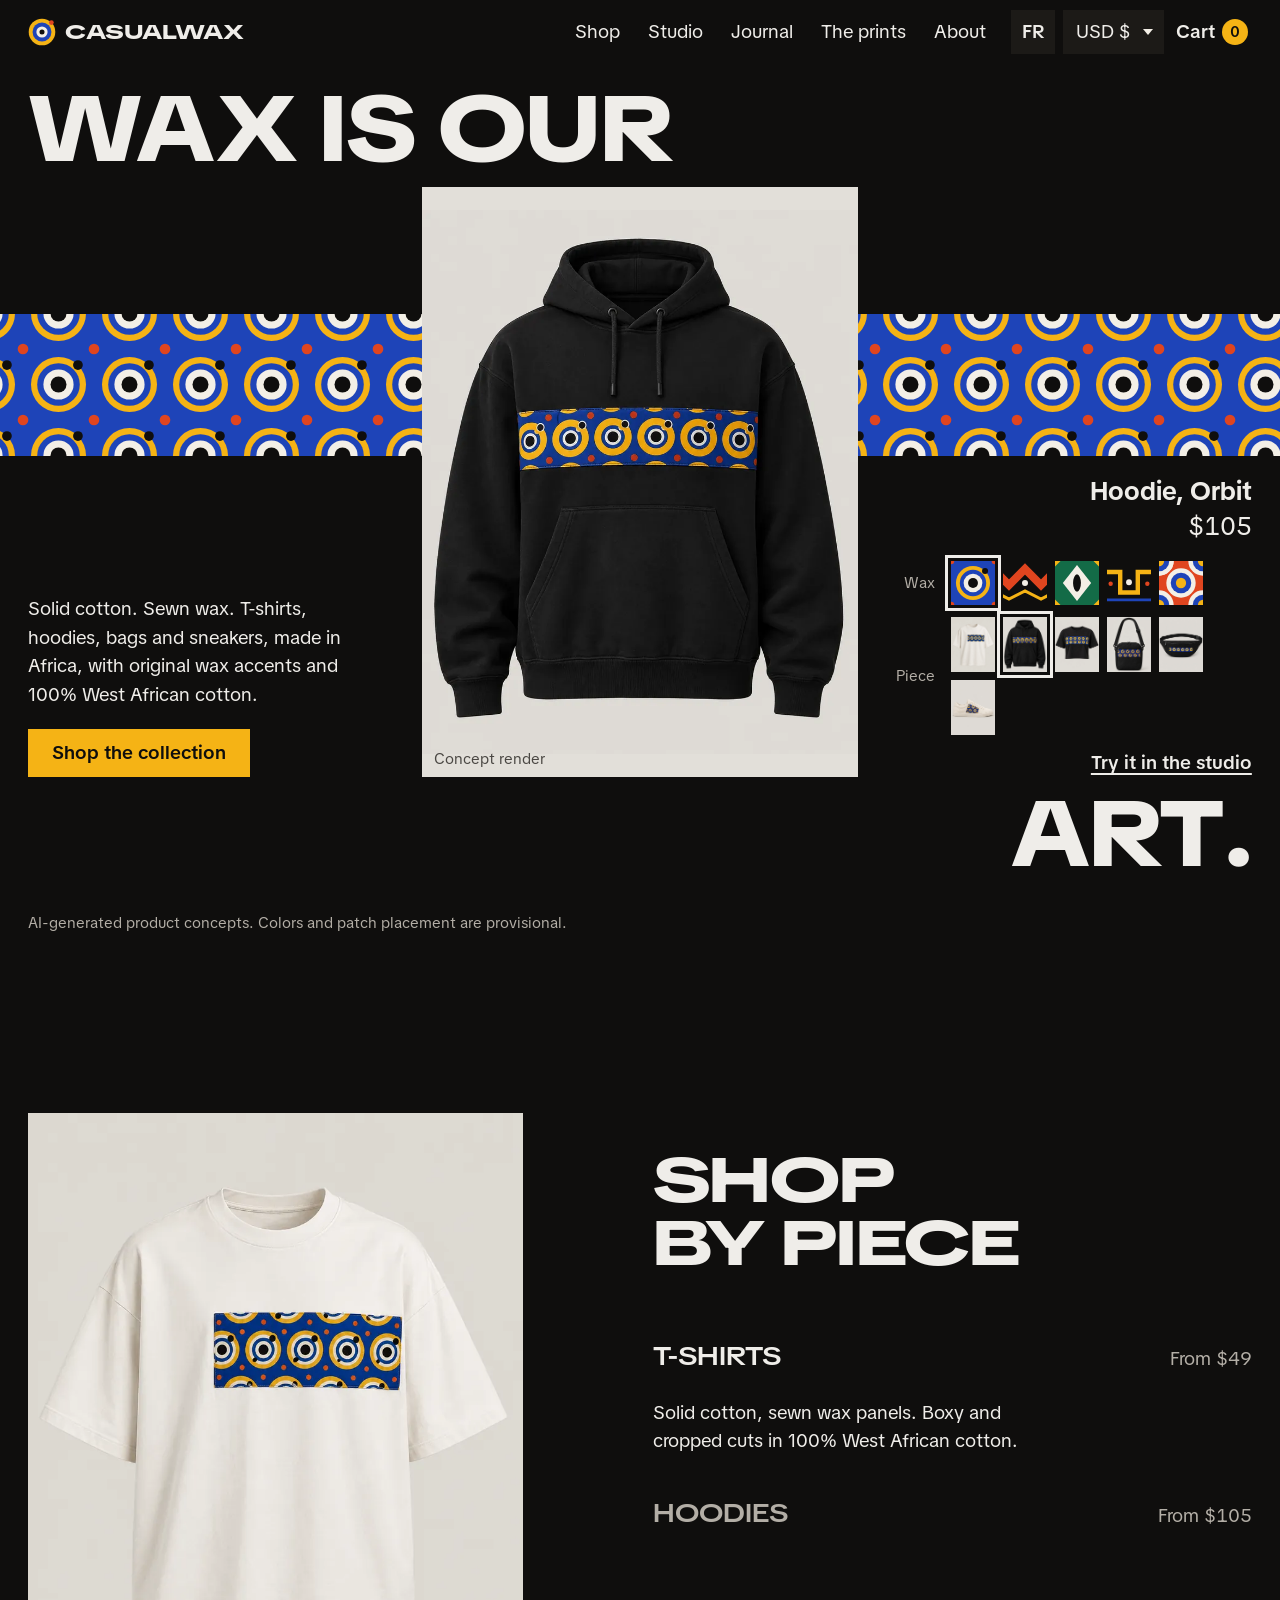
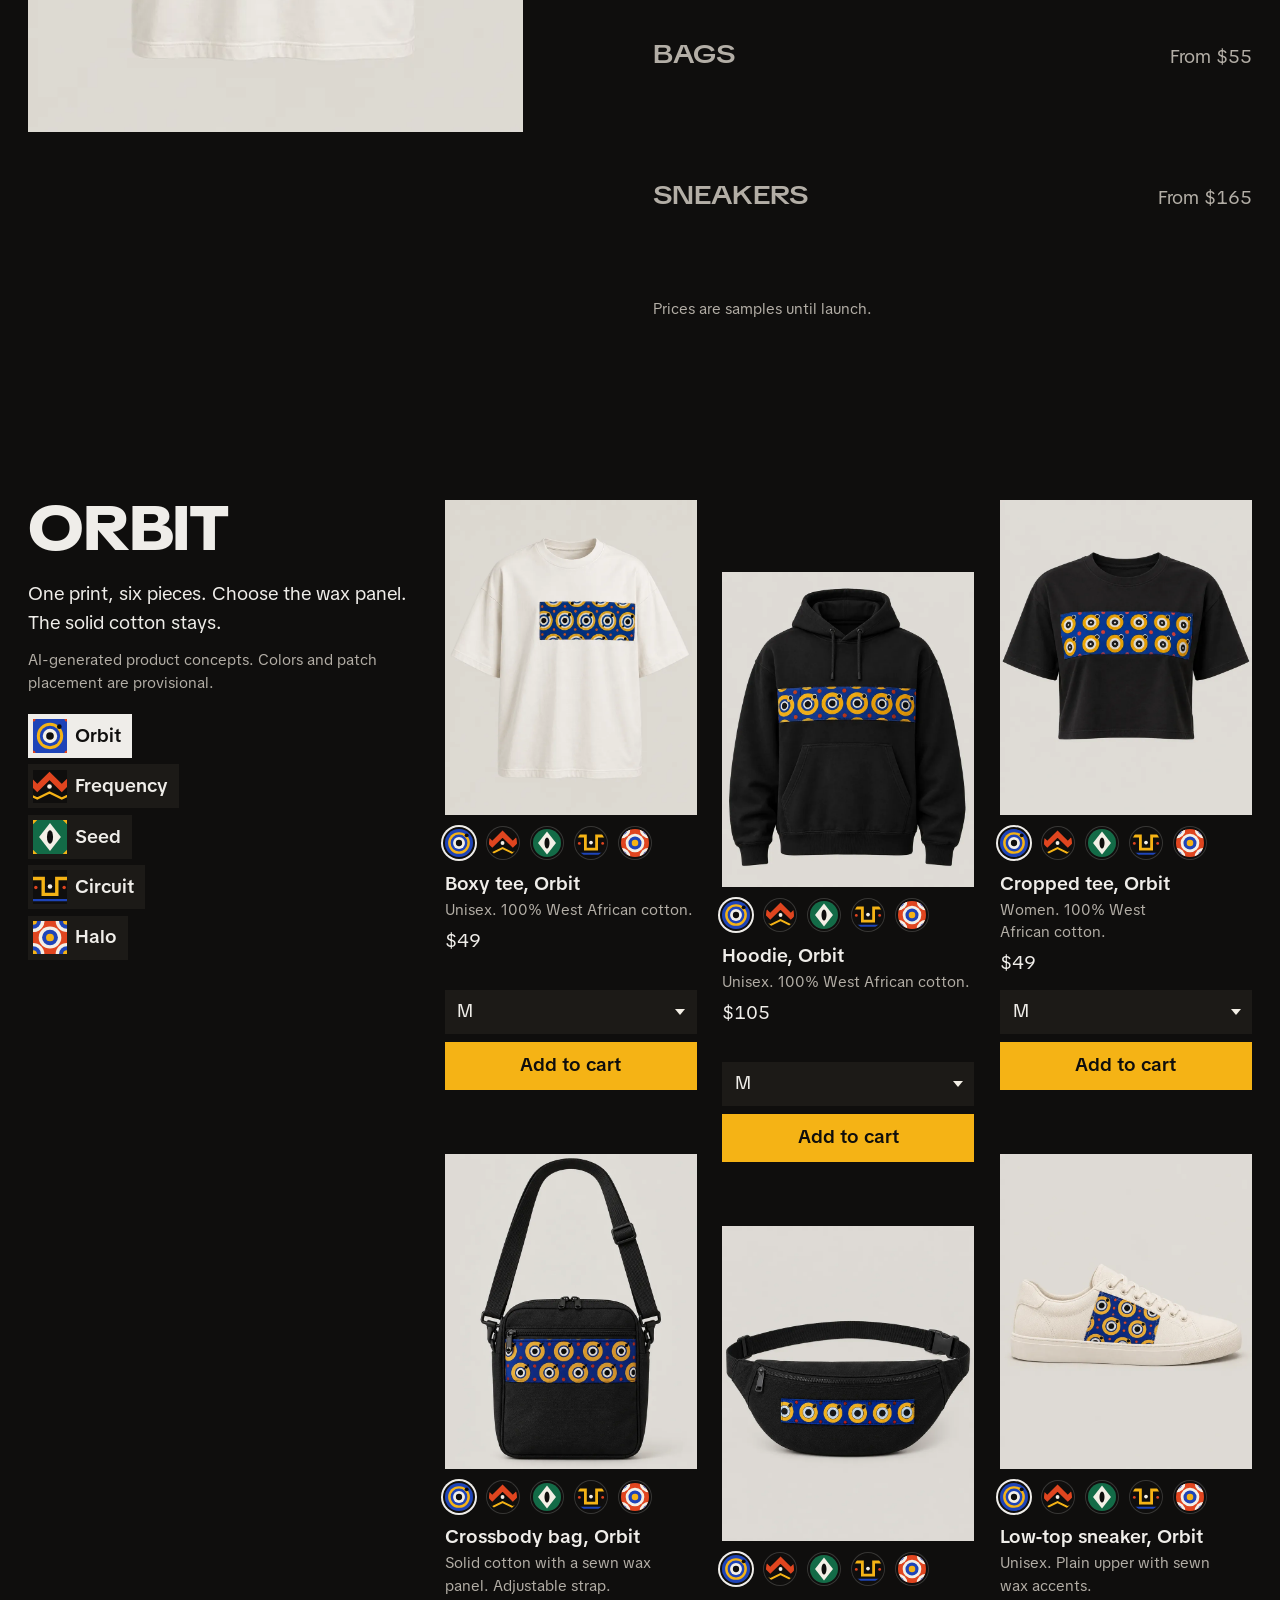
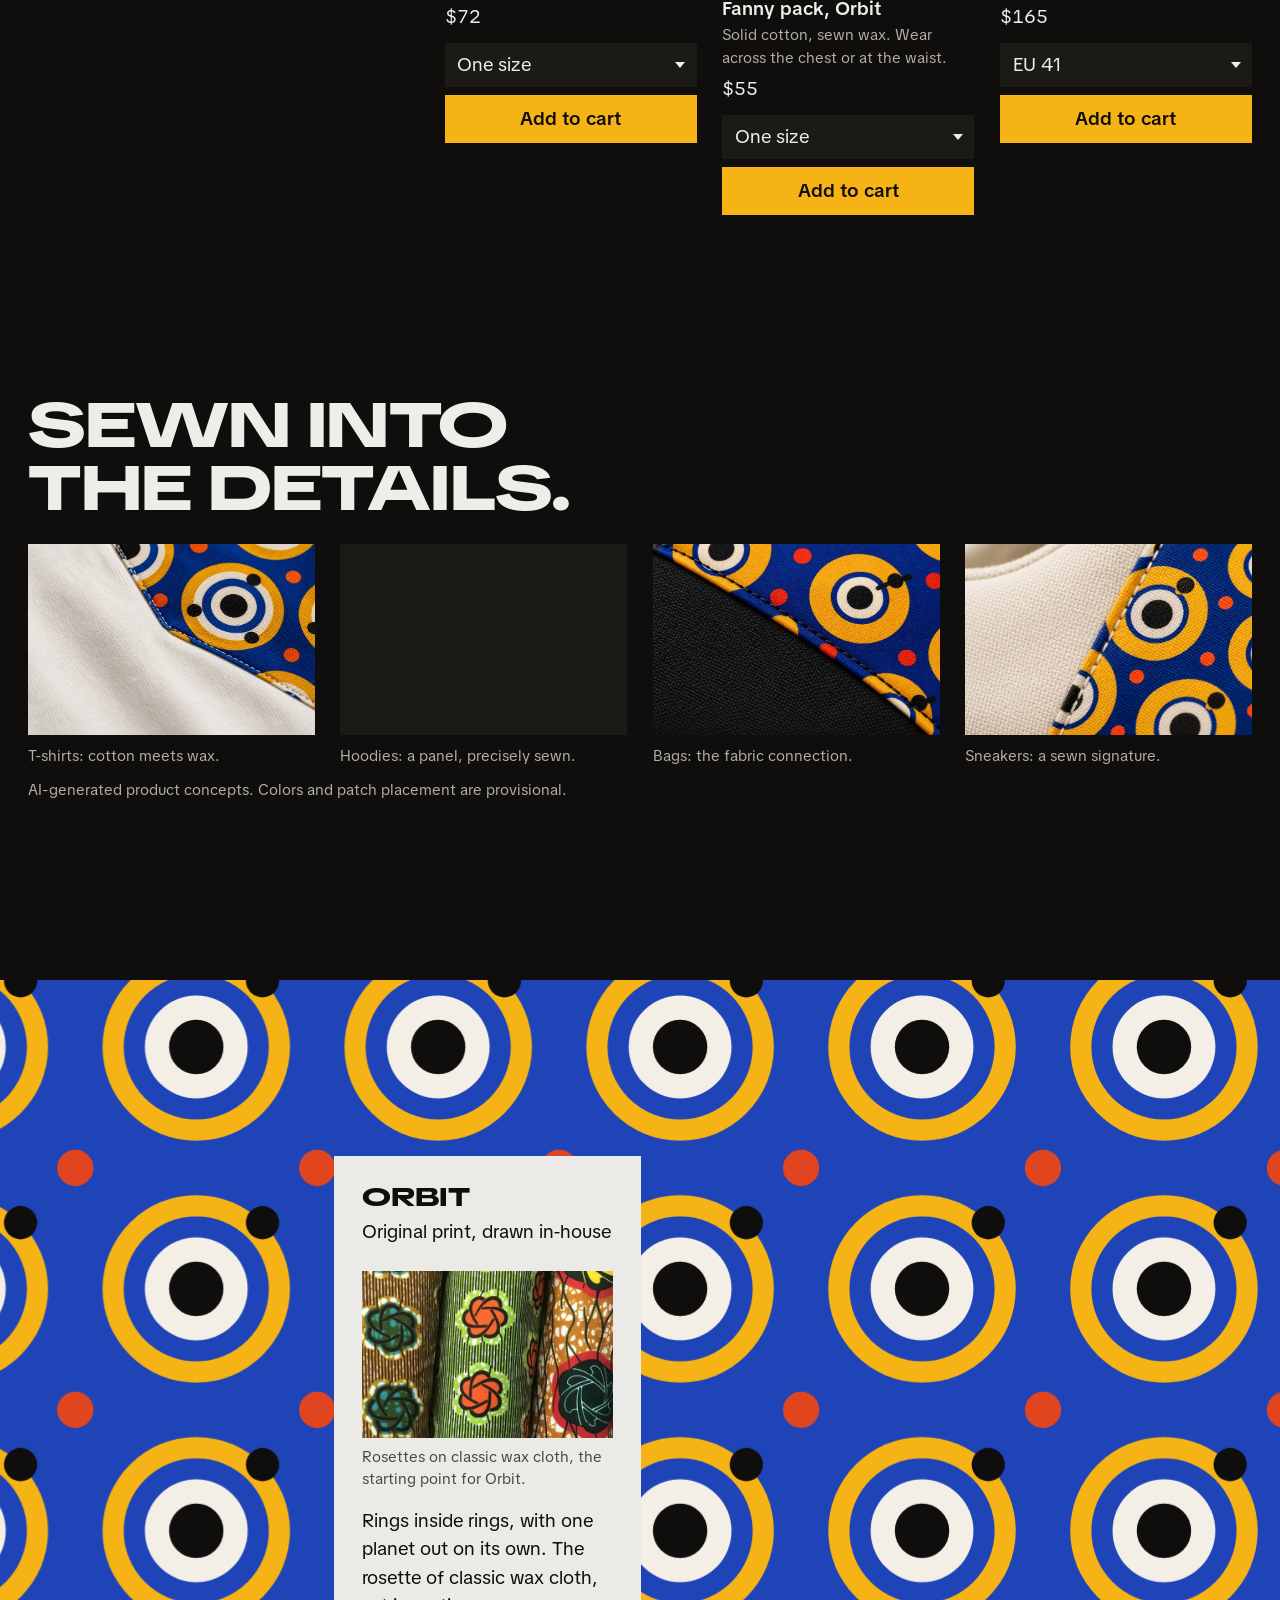
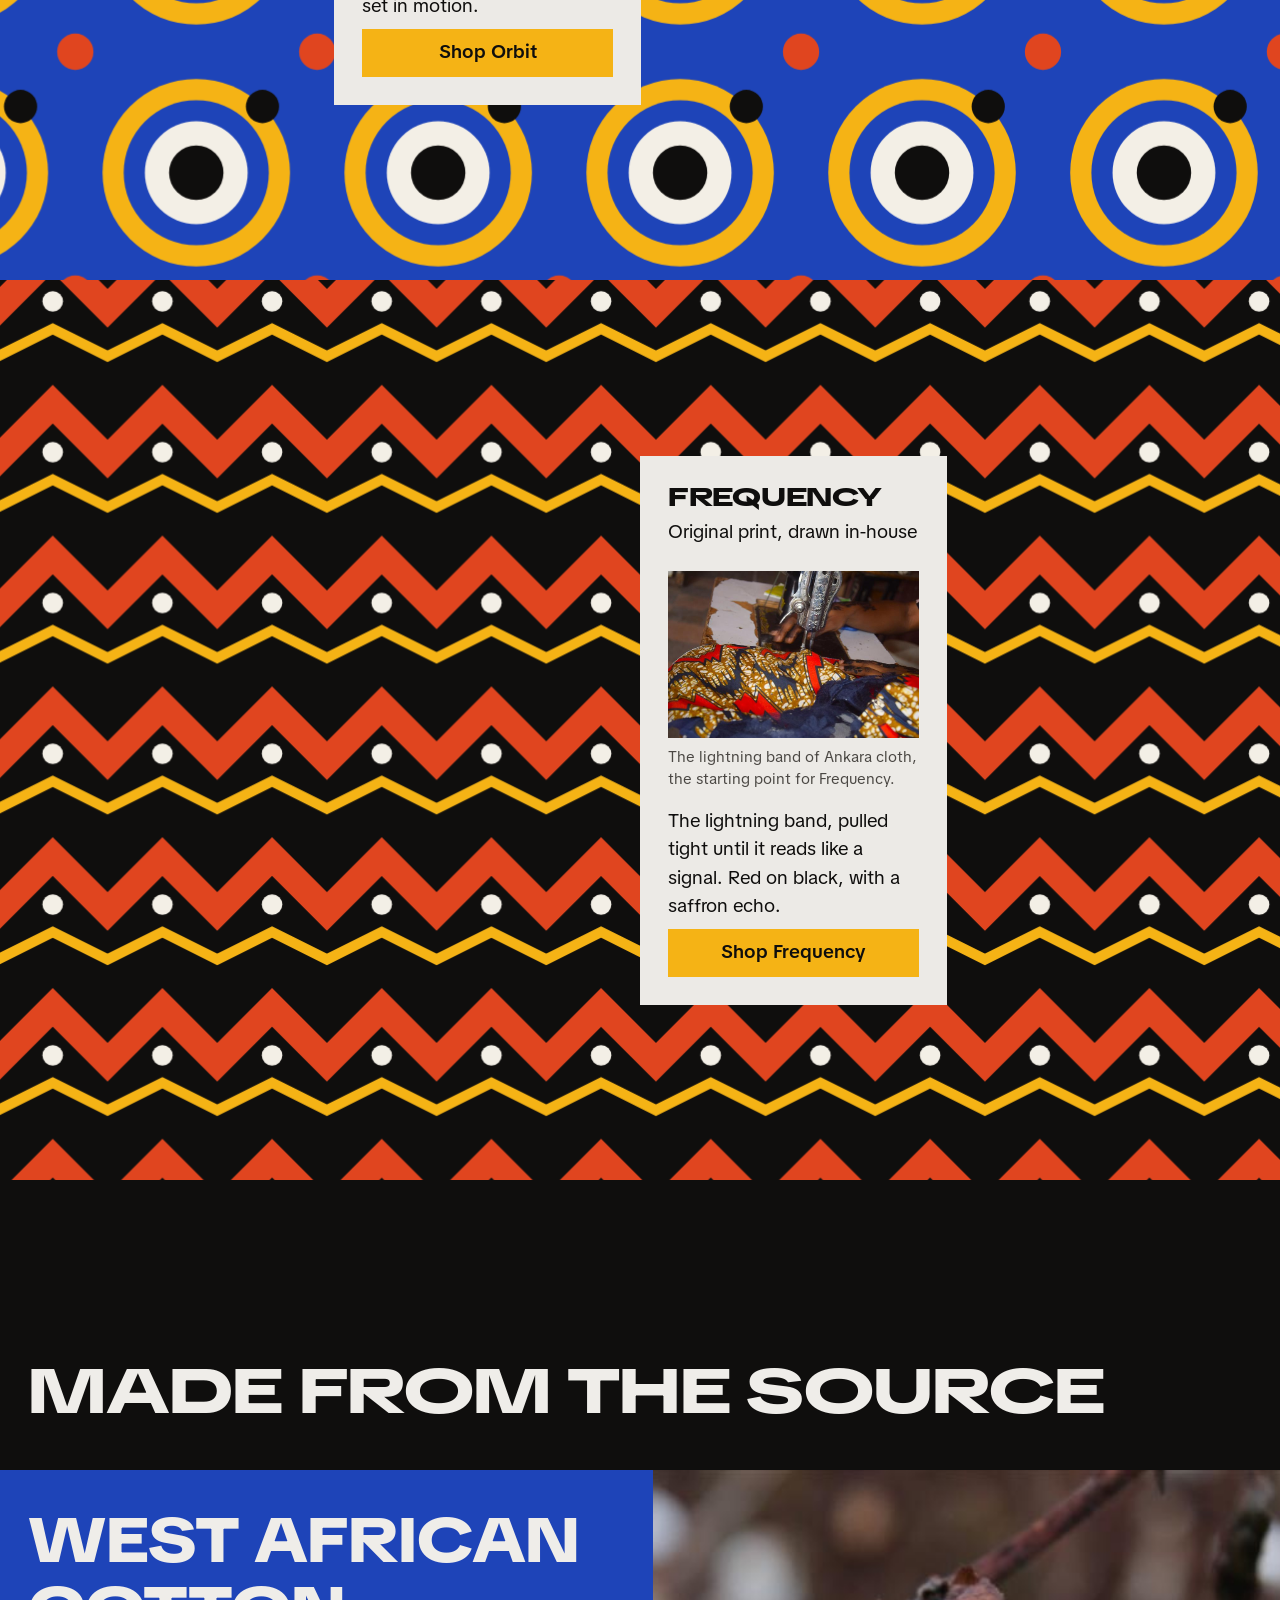
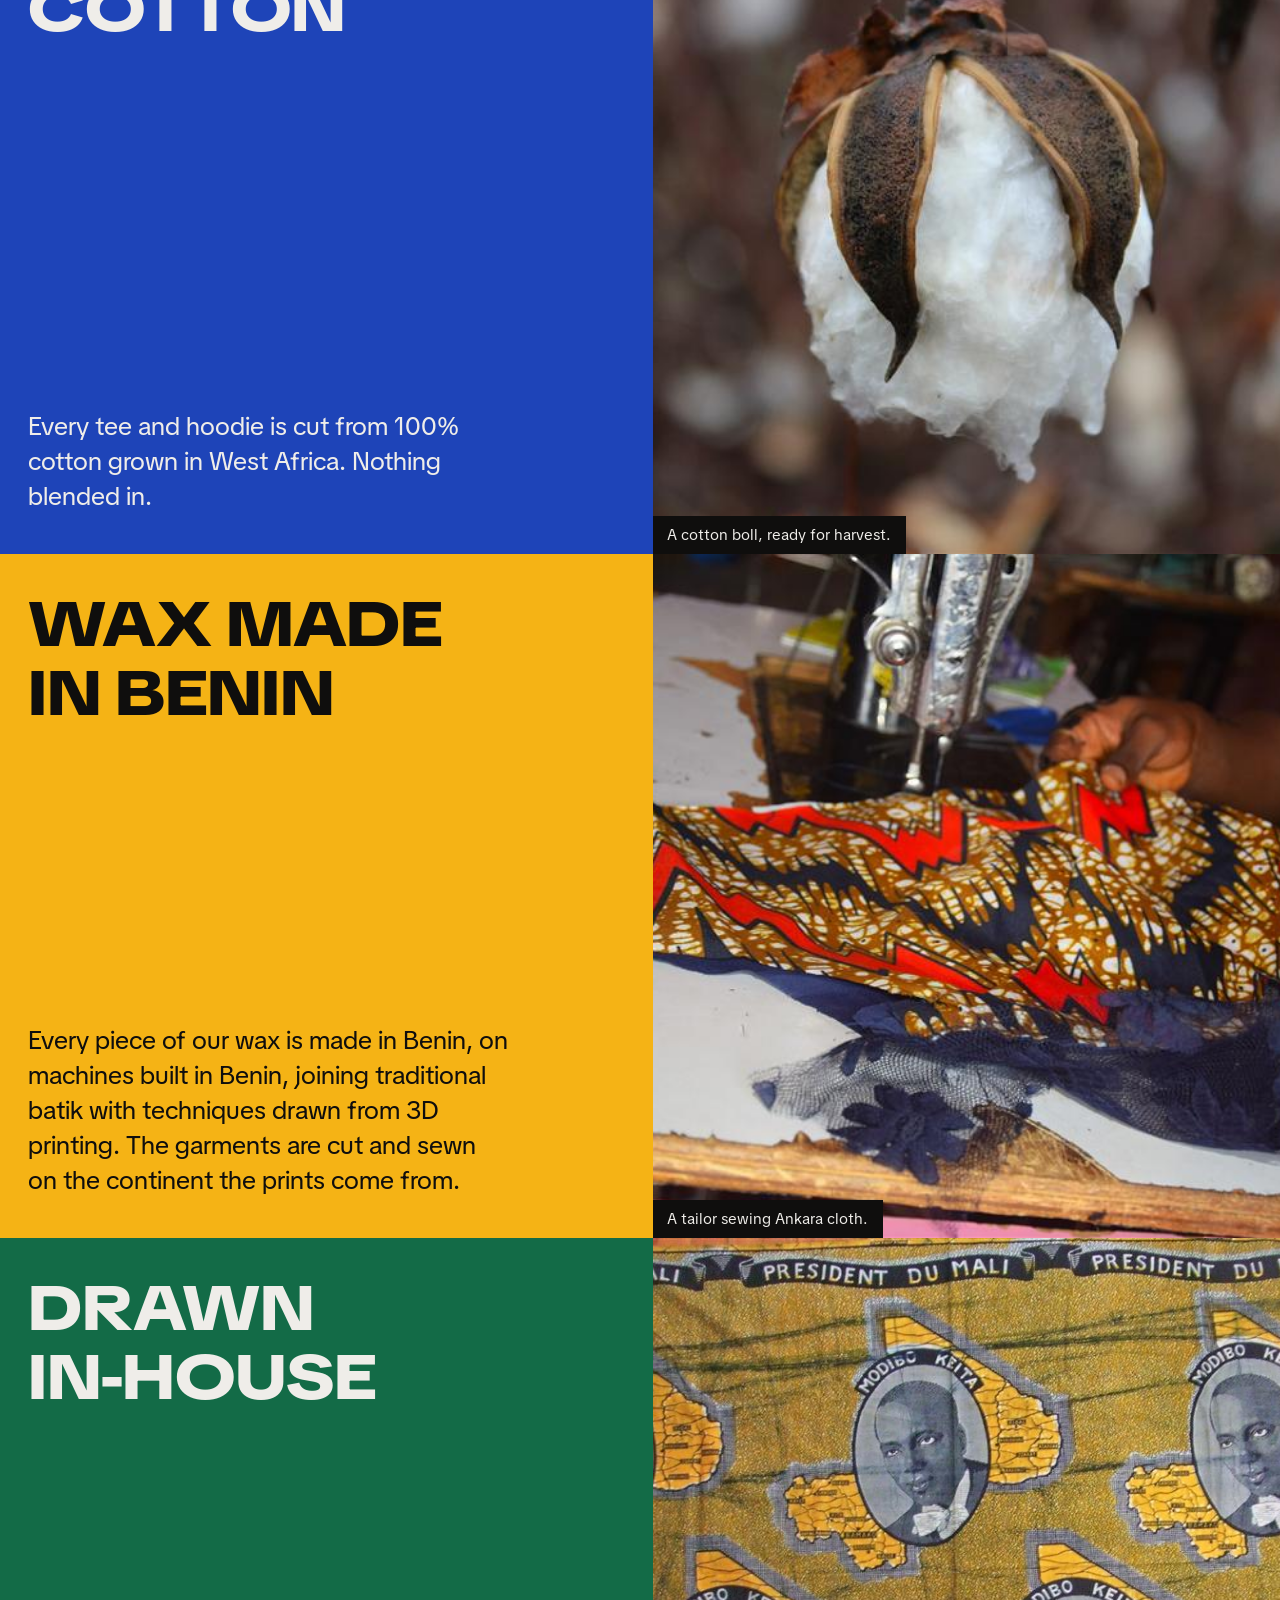
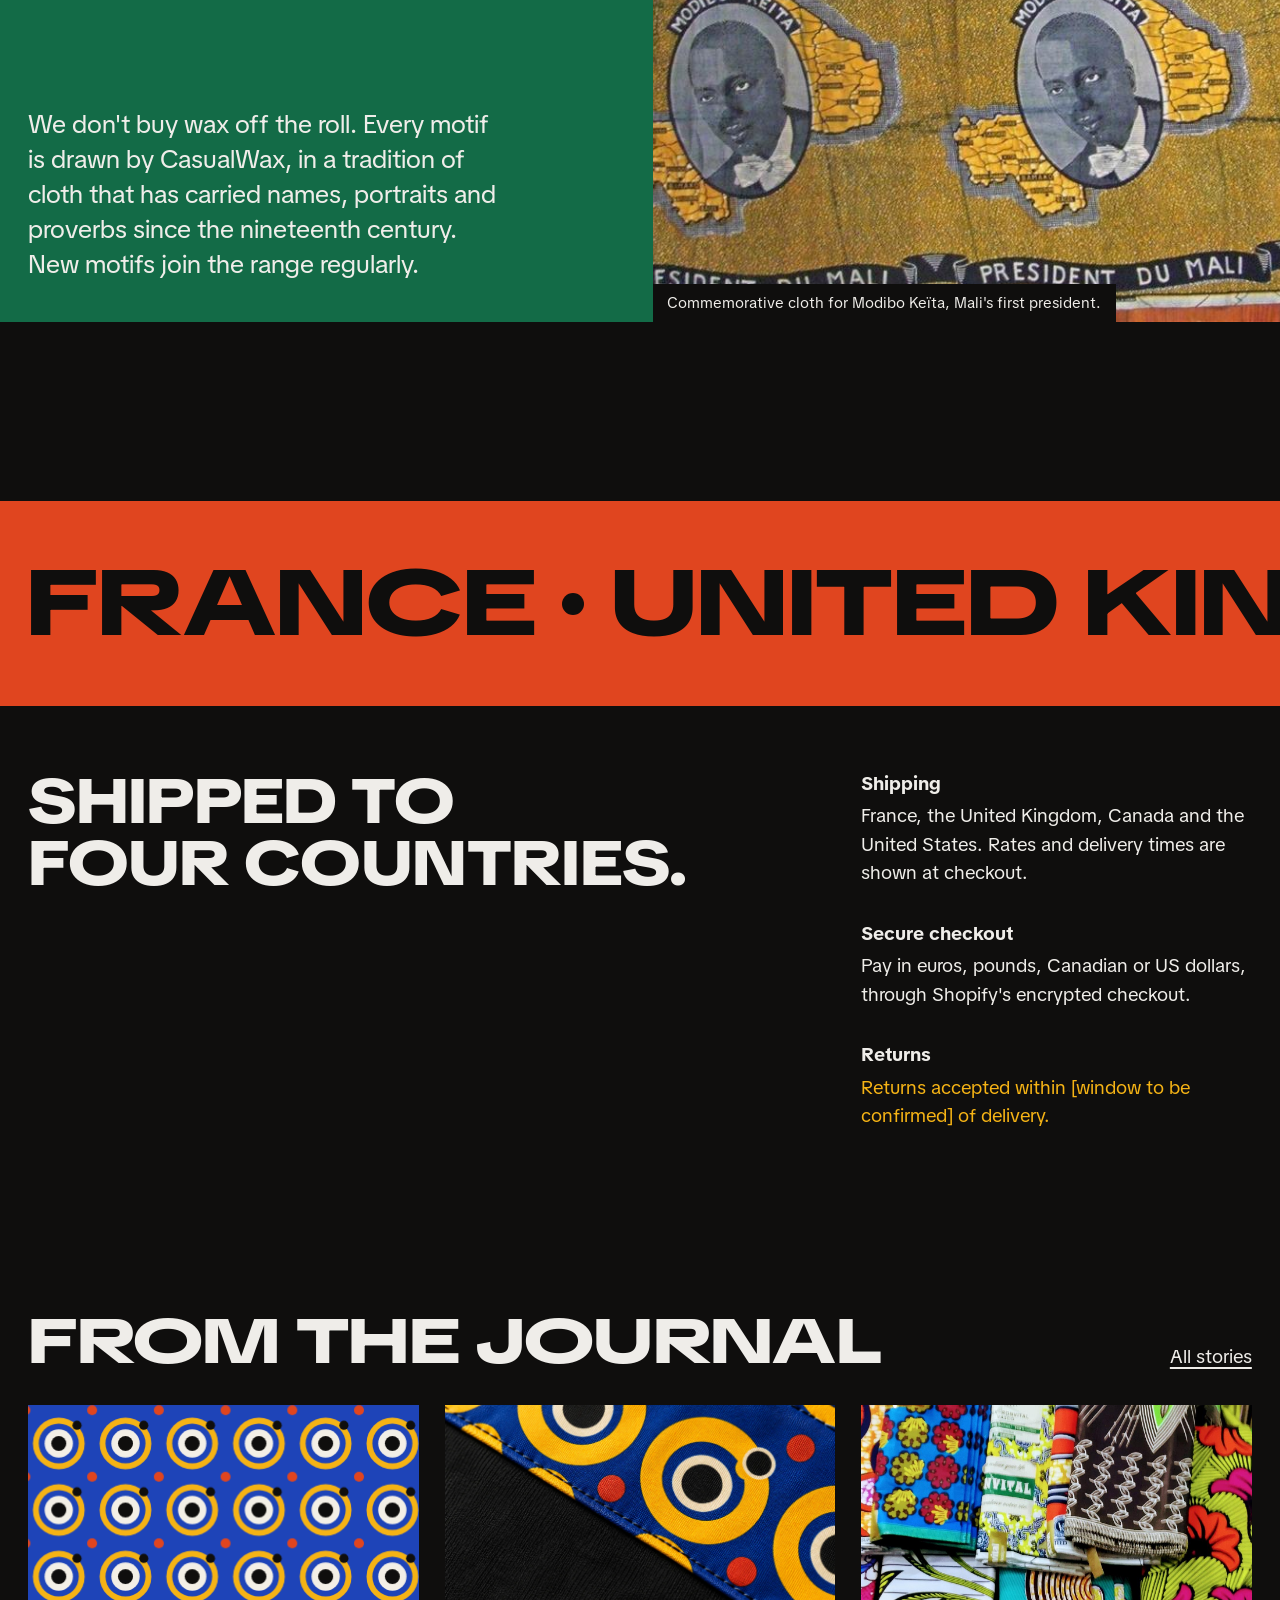
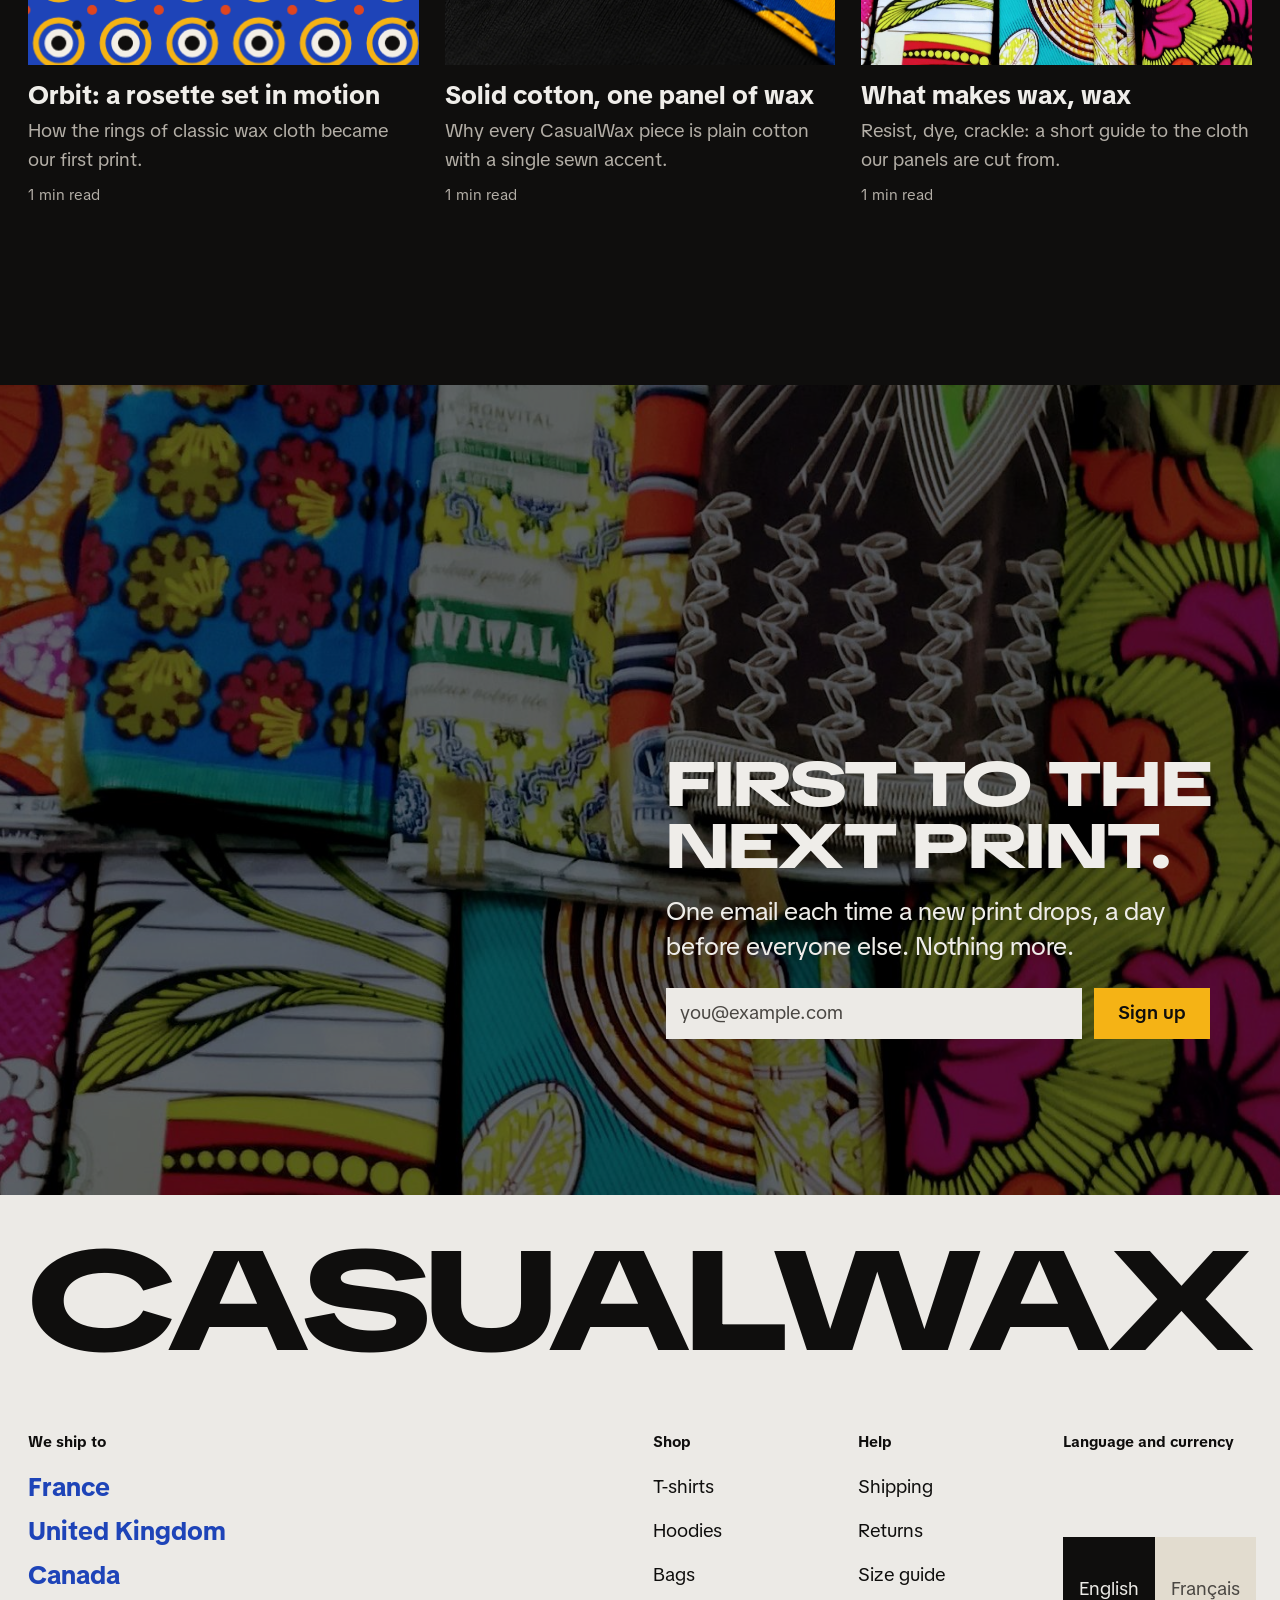
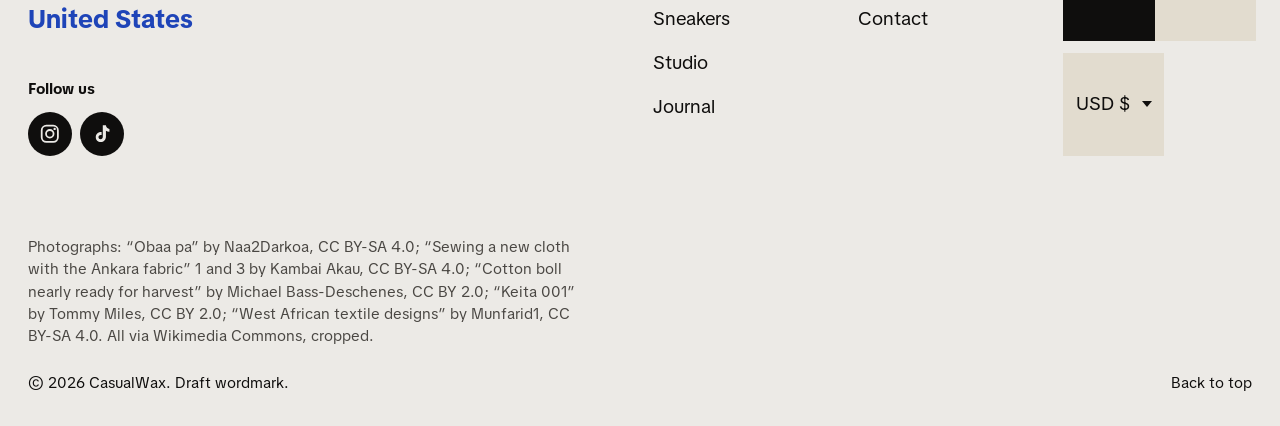
<file: index.html>
<!doctype html>
<html lang="en">
<head>
  <meta name="robots" content="noindex, nofollow">
<meta charset="utf-8">
<meta name="viewport" content="width=device-width, initial-scale=1, viewport-fit=cover">
<title>CasualWax: streetwear in original wax prints</title>
<meta name="description" content="Streetwear in original wax prints on 100% West African cotton. T-shirts, hoodies, bags and sneakers, made in Africa and shipped to France, the UK, Canada and the US.">
<meta name="theme-color" content="#0f0e0d">
<link rel="icon" href="data:image/svg+xml,%3Csvg xmlns=%27http://www.w3.org/2000/svg%27 viewBox=%270 0 40 40%27%3E%3Ccircle cx=%2720%27 cy=%2720%27 r=%2719%27 fill=%27%23f5b315%27/%3E%3Ccircle cx=%2720%27 cy=%2720%27 r=%2713.5%27 fill=%27%231e44b8%27/%3E%3Ccircle cx=%2720%27 cy=%2720%27 r=%278%27 fill=%27%23efede9%27/%3E%3Ccircle cx=%2720%27 cy=%2720%27 r=%273.6%27 fill=%27%230f0e0d%27/%3E%3C/svg%3E">
<link rel="preconnect" href="https://fonts.googleapis.com">
<link rel="preconnect" href="https://fonts.gstatic.com" crossorigin>
<link href="https://fonts.googleapis.com/css2?family=TikTok+Sans:wdth,wght@75..150,300..900&display=swap" rel="stylesheet">
<link rel="stylesheet" href="styles.css?v=20261027h">
<script>document.documentElement.classList.add('js')</script>
</head>
<body data-page="home">

<!--
  CasualWax landing page prototype.
  Each <section data-shopify-section="…"> maps to one Online Store 2.0 section file (sections/<name>.liquid).
  Generated product concepts are labeled in the page. Prices ("price") and unconfirmed facts ("tbc") remain placeholders.
-->

<!-- Original draft print motifs and wordmark; product images live in assets/products/. -->
<svg class="defs" aria-hidden="true" focusable="false" width="0" height="0">
  <defs>
    <!-- Orbit: rings inside rings, one planet on the saffron ring -->
    <pattern id="p-orbit" width="80" height="80" patternUnits="userSpaceOnUse">
      <rect width="80" height="80" fill="#1e44b8"/>
      <circle cx="40" cy="40" r="31" fill="#f5b315"/>
      <circle cx="40" cy="40" r="24" fill="#1e44b8"/>
      <circle cx="40" cy="40" r="17" fill="#f3efe6"/>
      <circle cx="40" cy="40" r="9" fill="#0f0e0d"/>
      <circle cx="61.9" cy="18.1" r="5.5" fill="#0f0e0d"/>
      <circle cx="0" cy="0" r="6" fill="#e0451f"/><circle cx="80" cy="0" r="6" fill="#e0451f"/>
      <circle cx="0" cy="80" r="6" fill="#e0451f"/><circle cx="80" cy="80" r="6" fill="#e0451f"/>
    </pattern>
    <!-- Frequency: the lightning band of Ankara cloth, tightened into a waveform -->
    <pattern id="p-frequency" width="64" height="44" patternUnits="userSpaceOnUse">
      <rect width="64" height="44" fill="#0f0e0d"/>
      <path d="M-16 24 L0 8 L16 24 L32 8 L48 24 L64 8 L80 24" fill="none" stroke="#e0451f" stroke-width="8" stroke-linejoin="miter"/>
      <path d="M-16 38 L0 30 L16 38 L32 30 L48 38 L64 30 L80 38" fill="none" stroke="#f5b315" stroke-width="3"/>
      <circle cx="0" cy="22" r="3" fill="#f3efe6"/><circle cx="32" cy="22" r="3" fill="#f3efe6"/><circle cx="64" cy="22" r="3" fill="#f3efe6"/>
    </pattern>
    <!-- Seed: a lozenge with its seed, on a diagonal lattice -->
    <pattern id="p-seed" width="56" height="56" patternUnits="userSpaceOnUse">
      <rect width="56" height="56" fill="#136b47"/>
      <path d="M28 5 L46 28 L28 51 L10 28 Z" fill="#f3efe6"/>
      <ellipse cx="28" cy="28" rx="5" ry="11" fill="#0f0e0d"/>
      <path d="M0 -7 L7 0 L0 7 L-7 0 Z M56 -7 L63 0 L56 7 L49 0 Z M0 49 L7 56 L0 63 L-7 56 Z M56 49 L63 56 L56 63 L49 56 Z" fill="#f5b315"/>
    </pattern>
    <pattern id="p-orbit-xl" href="#p-orbit" patternTransform="scale(3)"/>
    <pattern id="p-frequency-xl" href="#p-frequency" patternTransform="scale(3.4)"/>

    <!-- Draft wordmark mark: an Orbit rosette -->
    <symbol id="mark" viewBox="0 0 40 40">
      <circle cx="20" cy="20" r="19" fill="#f5b315"/>
      <circle cx="20" cy="20" r="13.5" fill="#1e44b8"/>
      <circle cx="20" cy="20" r="8" fill="#f3efe6"/>
      <circle cx="20" cy="20" r="3.6" fill="#0f0e0d"/>
      <circle cx="33.4" cy="6.6" r="3.4" fill="#e0451f"/>
    </symbol>

  </defs>
</svg>

<a class="skip" href="#main" data-i18n="skip">Skip to content</a>

<!-- ===================== sections/header.liquid ===================== -->
<header class="site-header" data-shopify-section="header">
  <div class="bar">
    <a class="wordmark" href="#top" aria-label="CasualWax, home">
      <svg class="wordmark-mark" aria-hidden="true"><use href="#mark"/></svg>
      <span class="wordmark-type">CasualWax</span>
    </a>
    <nav class="nav-main" aria-label="Main">
      <a class="link" href="shop.html" data-i18n="nav.shop">Shop</a>
      <a class="link" href="studio.html" data-i18n="nav.studio">Studio</a>
      <a class="link" href="journal.html" data-i18n="nav.journal">Journal</a>
      <a class="link" href="#prints" data-i18n="nav.prints">The prints</a>
      <a class="link" href="about.html" data-i18n="nav.about">About</a>
    </nav>
    <div class="bar-tools">
      <div class="prefs">
        <button class="pref-lang" type="button" data-action="toggle-lang" aria-label="Passer en français"><span data-i18n="lang.other">FR</span></button>
        <label class="sr-only" for="currency-head" data-i18n="currency.label">Currency</label>
        <select id="currency-head" class="pref-currency" data-currency-select>
          <option value="EUR">EUR €</option><option value="GBP">GBP £</option><option value="CAD">CAD $</option><option value="USD">USD $</option>
        </select>
      </div>
      <a class="cart-link" href="cart.html" data-cart-link><span class="cart-word" data-i18n="cart">Cart</span> <span class="cart-count" data-cart-count>0</span></a>
      <button class="menu-button" type="button" aria-expanded="false" aria-controls="menu" data-action="menu"><span data-i18n="menu">Menu</span></button>
    </div>
  </div>
  <div class="menu" id="menu" hidden>
    <nav aria-label="Shop" class="menu-links">
      <a href="shop.html?c=tees" data-i18n="col.tees">T-shirts</a>
      <a href="shop.html?c=hoodies" data-i18n="col.hoodies">Hoodies</a>
      <a href="shop.html?c=bags" data-i18n="col.bags">Bags</a>
      <a href="shop.html?c=sneakers" data-i18n="col.sneakers">Sneakers</a>
      <a href="studio.html" data-i18n="nav.studio">Studio</a>
      <a href="journal.html" data-i18n="nav.journal">Journal</a>
      <a href="#prints" data-i18n="nav.prints">The prints</a>
      <a href="about.html" data-i18n="nav.about">About</a>
    </nav>
    <div class="menu-prefs">
      <div class="seg" role="group" aria-label="Language">
        <button type="button" data-set-lang="en" aria-pressed="true">English</button>
        <button type="button" data-set-lang="fr" aria-pressed="false">Français</button>
      </div>
      <label class="menu-currency"><span data-i18n="currency.label">Currency</span>
        <select data-currency-select>
          <option value="EUR">EUR €</option><option value="GBP">GBP £</option><option value="CAD">CAD $</option><option value="USD">USD $</option>
        </select>
      </label>
    </div>
  </div>
</header>

<main id="main">

<!-- ===================== sections/hero-wax.liquid ===================== -->
<!-- The hero is a piece of cloth: the dark cotton ground, one sewn band of the print running across
     it, and the piece wearing that wax. The visitor picks the wax and the piece in one block. -->
<section class="hero" id="top" data-shopify-section="hero-wax" aria-labelledby="hero-title" data-hero>
  <h1 id="hero-title" class="hero-title">
    <span class="hero-half hero-half--a" data-i18n="hero.a">Wax is our</span>
    <span class="hero-half hero-half--b"><span class="hero-word" data-hero-word data-i18n="hero.b">technology.</span></span>
  </h1>
  <div class="hero-band" aria-hidden="true" data-hero-band>
    <span class="hero-band-run" style="--tile: url(assets/wax/orbit.svg)"></span>
  </div>
  <figure class="hero-stage" data-hero-stage>
    <a class="stage" href="studio.html?piece=hoodie&amp;wax=orbit" data-hero-link>
      <img src="assets/products/hoodie-orbit-800.webp" srcset="assets/products/hoodie-orbit-800.webp 800w, assets/products/hoodie-orbit-1600.webp 1600w" sizes="(min-width: 900px) 30vw, 66vw" width="800" height="1000" alt="Solid black hoodie with a sewn wax chest panel, front view. AI-generated product concept." fetchpriority="high" decoding="async" data-product="hoodie" data-image-print="orbit" data-hero-img>
    </a>
    <figcaption class="hero-note" data-i18n="hero.note">Concept render</figcaption>
  </figure>
  <div class="hero-foot">
    <p class="hero-lede" data-i18n="hero.lede">Solid cotton. Sewn wax. T-shirts, hoodies, bags and sneakers, made in Africa, with original wax accents and 100% West African cotton.</p>
    <a class="button" href="#shop" data-i18n="hero.cta">Shop the collection</a>
  </div>
  <div class="hero-piece">
    <p class="hero-piece-name"><span data-hero-name data-i18n="p.hoodie">Hoodie</span>, <span data-hero-print>Orbit</span></p>
    <p class="hero-piece-price" data-hero-price data-price="hoodie">€95</p>
    <!-- one picker: what each row changes is written beside it -->
    <div class="hero-pick">
      <span class="hero-pick-label" aria-hidden="true" data-i18n="hero.waxLabel">Wax</span>
      <div class="hero-wax" role="radiogroup" aria-label="Choose the wax" data-i18n-label="hero.waxes" data-hero-wax></div>
      <span class="hero-pick-label" aria-hidden="true" data-i18n="hero.pieceLabel">Piece</span>
      <div class="hero-pieces" role="radiogroup" aria-label="Choose the piece" data-i18n-label="hero.pieces" data-hero-pieces></div>
    </div>
    <a class="link hero-piece-link" href="studio.html?piece=hoodie&amp;wax=orbit" data-hero-link data-i18n="hero.try">Try it in the studio</a>
  </div>
</section>

<!-- ===================== sections/collection-list.liquid ===================== -->
<p class="image-note" data-i18n="image.notice">AI-generated product concepts. Colors and patch placement are provisional.</p>

<section class="collections" id="shop" data-shopify-section="collection-list" aria-labelledby="shop-title">
  <div class="col-visual" aria-hidden="true">
    <div class="col-stage stage">
      <img src="assets/products/tee-orbit-800.webp" srcset="assets/products/tee-orbit-800.webp 800w, assets/products/tee-orbit-1600.webp 1600w" sizes="(min-width: 900px) 40vw, 92vw" width="800" height="1000" alt="Solid off-white boxy T-shirt with a sewn wax chest panel, front view. AI-generated product concept." loading="lazy" decoding="async" data-product="tee" data-image-print="orbit" class="col-art is-active" data-col-art="tees">
      <img src="assets/products/hoodie-frequency-800.webp" srcset="assets/products/hoodie-frequency-800.webp 800w, assets/products/hoodie-frequency-1600.webp 1600w" sizes="(min-width: 900px) 40vw, 92vw" width="800" height="1000" alt="Solid black hoodie with a sewn wax chest panel, front view. AI-generated product concept." loading="lazy" decoding="async" data-product="hoodie" data-image-print="frequency" class="col-art" data-col-art="hoodies">
      <img src="assets/products/fanny-seed-800.webp" srcset="assets/products/fanny-seed-800.webp 800w, assets/products/fanny-seed-1600.webp 1600w" sizes="(min-width: 900px) 40vw, 92vw" width="800" height="1000" alt="Solid black waist bag with a sewn wax front panel and black belt. AI-generated product concept." loading="lazy" decoding="async" data-product="fanny" data-image-print="seed" class="col-art" data-col-art="bags">
      <img src="assets/products/sneaker-frequency-800.webp" srcset="assets/products/sneaker-frequency-800.webp 800w, assets/products/sneaker-frequency-1600.webp 1600w" sizes="(min-width: 900px) 40vw, 92vw" width="800" height="1000" alt="Ivory low-top sneaker with a sewn wax side panel, toe pointing right. AI-generated product concept." loading="lazy" decoding="async" data-product="sneaker" data-image-print="frequency" class="col-art" data-col-art="sneakers">
    </div>
  </div>
  <div class="col-list">
    <h2 id="shop-title" class="head" data-i18n="shop.title">Shop by piece</h2>
    <ul class="rows" data-rows>
      <li class="row is-active" data-col="tees">
        <a class="row-link" href="shop.html?c=tees">
          <span class="row-name" data-i18n="col.tees">T-shirts</span>
          <span class="row-price"><span data-i18n="from">From</span> <span data-price="tee">€45</span></span>
        </a>
        <p class="row-desc" data-i18n="col.tees.d">Solid cotton, sewn wax panels. Boxy and cropped cuts in 100% West African cotton.</p>
      </li>
      <li class="row" data-col="hoodies">
        <a class="row-link" href="shop.html?c=hoodies">
          <span class="row-name" data-i18n="col.hoodies">Hoodies</span>
          <span class="row-price"><span data-i18n="from">From</span> <span data-price="hoodie">€95</span></span>
        </a>
        <p class="row-desc" data-i18n="col.hoodies.d">Solid 100% West African cotton, finished with a sewn wax panel.</p>
      </li>
      <li class="row" data-col="bags">
        <a class="row-link" href="shop.html?c=bags">
          <span class="row-name" data-i18n="col.bags">Bags</span>
          <span class="row-price"><span data-i18n="from">From</span> <span data-price="fanny">€49</span></span>
        </a>
        <p class="row-desc" data-i18n="col.bags.d">Solid cotton fanny packs and crossbody bags with sewn panels in our original prints.</p>
      </li>
      <li class="row" data-col="sneakers">
        <a class="row-link" href="shop.html?c=sneakers">
          <span class="row-name" data-i18n="col.sneakers">Sneakers</span>
          <span class="row-price"><span data-i18n="from">From</span> <span data-price="sneaker">€149</span></span>
        </a>
        <p class="row-desc" data-i18n="col.sneakers.d">Plain low-tops with sewn wax fabric accents.</p>
      </li>
    </ul>
    <p class="note" data-placeholder="price" data-i18n="note.prices">Prices are samples until launch.</p>
  </div>
</section>

<!-- ===================== sections/featured-print.liquid ===================== -->
<section class="featured" id="featured" data-shopify-section="featured-print" aria-labelledby="print-name" data-print="orbit">
  <div class="featured-pin">
    <h2 class="print-name" id="print-name" aria-live="polite"><span class="sr-only" data-i18n="featured.sr">Featured print: </span><span data-print-name>Orbit</span></h2>
    <p class="picker-lede" data-i18n="featured.lede">One print, six pieces. Choose the wax panel. The solid cotton stays.</p>
    <p class="image-note" data-i18n="image.notice">AI-generated product concepts. Colors and patch placement are provisional.</p>
    <div class="picker">
      <div class="swatches" role="radiogroup" aria-label="Print" data-swatches>
        <button type="button" role="radio" aria-checked="true" data-set-print="orbit"><svg aria-hidden="true" viewBox="0 0 40 40"><rect width="40" height="40" fill="url(#p-orbit)"/></svg><span>Orbit</span></button>
        <button type="button" role="radio" aria-checked="false" data-set-print="frequency"><svg aria-hidden="true" viewBox="0 0 40 40"><rect width="40" height="40" fill="url(#p-frequency)"/></svg><span>Frequency</span></button>
        <button type="button" role="radio" aria-checked="false" data-set-print="seed"><svg aria-hidden="true" viewBox="0 0 40 40"><rect width="40" height="40" fill="url(#p-seed)"/></svg><span>Seed</span></button>
        <button type="button" role="radio" aria-checked="false" data-set-print="circuit"><img src="assets/wax/circuit.svg" alt="" width="40" height="40"><span>Circuit</span></button>
        <button type="button" role="radio" aria-checked="false" data-set-print="halo"><img src="assets/wax/halo.svg" alt="" width="40" height="40"><span>Halo</span></button>
      </div>
    </div>
  </div>

  <ul class="products" data-products>
    <!-- Each item = one product card snippet (snippets/product-card.liquid) -->
    <li class="product" data-product="tee">
      <div class="stage"><img src="assets/products/tee-orbit-800.webp" srcset="assets/products/tee-orbit-800.webp 800w, assets/products/tee-orbit-1600.webp 1600w" sizes="(min-width: 900px) 21vw, 45vw" width="800" height="1000" alt="Solid off-white boxy T-shirt with a sewn wax chest panel, front view. AI-generated product concept." loading="lazy" decoding="async" data-product="tee" data-image-print="orbit" data-product-image></div>
      <div class="product-info">
        <h3><a class="product-link" href="product.html?piece=tee" data-product-link><span data-i18n="p.tee">Boxy tee</span>, <span data-print-name>Orbit</span></a></h3>
        <p class="product-line" data-i18n="p.tee.l">Unisex. 100% West African cotton.</p>
        <p class="product-price"><span data-price="tee">€45</span></p>
      </div>
      <form class="quick-add" data-quick-add>
        <label class="sr-only" for="size-tee" data-i18n="size">Size</label>
        <select id="size-tee" name="size"><option>XS</option><option>S</option><option selected>M</option><option>L</option><option>XL</option><option>XXL</option></select>
        <button class="button" type="submit" data-i18n="add">Add to cart</button>
      </form>
    </li>
    <li class="product" data-product="hoodie">
      <div class="stage"><img src="assets/products/hoodie-orbit-800.webp" srcset="assets/products/hoodie-orbit-800.webp 800w, assets/products/hoodie-orbit-1600.webp 1600w" sizes="(min-width: 900px) 21vw, 45vw" width="800" height="1000" alt="Solid black hoodie with a sewn wax chest panel, front view. AI-generated product concept." loading="lazy" decoding="async" data-product="hoodie" data-image-print="orbit" data-product-image></div>
      <div class="product-info">
        <h3><a class="product-link" href="product.html?piece=hoodie" data-product-link><span data-i18n="p.hoodie">Hoodie</span>, <span data-print-name>Orbit</span></a></h3>
        <p class="product-line" data-i18n="p.hoodie.l">Unisex. 100% West African cotton.</p>
        <p class="product-price"><span data-price="hoodie">€95</span></p>
      </div>
      <form class="quick-add" data-quick-add>
        <label class="sr-only" for="size-hoodie" data-i18n="size">Size</label>
        <select id="size-hoodie" name="size"><option>XS</option><option>S</option><option selected>M</option><option>L</option><option>XL</option><option>XXL</option></select>
        <button class="button" type="submit" data-i18n="add">Add to cart</button>
      </form>
    </li>
    <li class="product" data-product="crop">
      <div class="stage"><img src="assets/products/crop-orbit-800.webp" srcset="assets/products/crop-orbit-800.webp 800w, assets/products/crop-orbit-1600.webp 1600w" sizes="(min-width: 900px) 21vw, 45vw" width="800" height="1000" alt="Solid black cropped T-shirt with a sewn wax chest panel, front view. AI-generated product concept." loading="lazy" decoding="async" data-product="crop" data-image-print="orbit" data-product-image></div>
      <div class="product-info">
        <h3><a class="product-link" href="product.html?piece=crop" data-product-link><span data-i18n="p.crop">Cropped tee</span>, <span data-print-name>Orbit</span></a></h3>
        <p class="product-line" data-i18n="p.crop.l">Women. 100% West African cotton.</p>
        <p class="product-price"><span data-price="crop">€45</span></p>
      </div>
      <form class="quick-add" data-quick-add>
        <label class="sr-only" for="size-crop" data-i18n="size">Size</label>
        <select id="size-crop" name="size"><option>XS</option><option>S</option><option selected>M</option><option>L</option><option>XL</option></select>
        <button class="button" type="submit" data-i18n="add">Add to cart</button>
      </form>
    </li>
    <li class="product" data-product="cross">
      <div class="stage"><img src="assets/products/cross-orbit-800.webp" srcset="assets/products/cross-orbit-800.webp 800w, assets/products/cross-orbit-1600.webp 1600w" sizes="(min-width: 900px) 21vw, 45vw" width="800" height="1000" alt="Solid black crossbody bag with a sewn wax front panel and adjustable strap. AI-generated product concept." loading="lazy" decoding="async" data-product="cross" data-image-print="orbit" data-product-image></div>
      <div class="product-info">
        <h3><a class="product-link" href="product.html?piece=cross" data-product-link><span data-i18n="p.cross">Crossbody bag</span>, <span data-print-name>Orbit</span></a></h3>
        <p class="product-line" data-i18n="p.cross.l">Solid cotton with a sewn wax panel. Adjustable strap.</p>
        <p class="product-price"><span data-price="cross">€65</span></p>
      </div>
      <form class="quick-add" data-quick-add>
        <label class="sr-only" for="size-cross" data-i18n="size">Size</label>
        <select id="size-cross" name="size"><option data-i18n="onesize">One size</option></select>
        <button class="button" type="submit" data-i18n="add">Add to cart</button>
      </form>
    </li>
    <li class="product" data-product="fanny">
      <div class="stage"><img src="assets/products/fanny-orbit-800.webp" srcset="assets/products/fanny-orbit-800.webp 800w, assets/products/fanny-orbit-1600.webp 1600w" sizes="(min-width: 900px) 21vw, 45vw" width="800" height="1000" alt="Solid black waist bag with a sewn wax front panel and black belt. AI-generated product concept." loading="lazy" decoding="async" data-product="fanny" data-image-print="orbit" data-product-image></div>
      <div class="product-info">
        <h3><a class="product-link" href="product.html?piece=fanny" data-product-link><span data-i18n="p.fanny">Fanny pack</span>, <span data-print-name>Orbit</span></a></h3>
        <p class="product-line" data-i18n="p.fanny.l">Solid cotton, sewn wax. Wear across the chest or at the waist.</p>
        <p class="product-price"><span data-price="fanny">€49</span></p>
      </div>
      <form class="quick-add" data-quick-add>
        <label class="sr-only" for="size-fanny" data-i18n="size">Size</label>
        <select id="size-fanny" name="size"><option data-i18n="onesize">One size</option></select>
        <button class="button" type="submit" data-i18n="add">Add to cart</button>
      </form>
    </li>
    <li class="product" data-product="sneaker">
      <div class="stage"><img src="assets/products/sneaker-orbit-800.webp" srcset="assets/products/sneaker-orbit-800.webp 800w, assets/products/sneaker-orbit-1600.webp 1600w" sizes="(min-width: 900px) 21vw, 45vw" width="800" height="1000" alt="Ivory low-top sneaker with a sewn wax side panel, toe pointing right. AI-generated product concept." loading="lazy" decoding="async" data-product="sneaker" data-image-print="orbit" data-product-image></div>
      <div class="product-info">
        <h3><a class="product-link" href="product.html?piece=sneaker" data-product-link><span data-i18n="p.sneaker">Low-top sneaker</span>, <span data-print-name>Orbit</span></a></h3>
        <p class="product-line" data-i18n="p.sneaker.l">Unisex. Plain upper with sewn wax accents.</p>
        <p class="product-price"><span data-price="sneaker">€149</span></p>
      </div>
      <form class="quick-add" data-quick-add>
        <label class="sr-only" for="size-sneaker" data-i18n="size">Size</label>
        <select id="size-sneaker" name="size"><option>EU 37</option><option>EU 38</option><option>EU 39</option><option>EU 40</option><option selected>EU 41</option><option>EU 42</option><option>EU 43</option><option>EU 44</option><option>EU 45</option><option>EU 46</option></select>
        <button class="button" type="submit" data-i18n="add">Add to cart</button>
      </form>
    </li>
  </ul>
</section>

<section class="sewn-details" data-shopify-section="sewn-details" aria-labelledby="details-title">
  <h2 class="head" id="details-title" data-i18n="details.title">Sewn into the details.</h2>
  <div class="detail-grid">
    <figure>
      <img src="assets/products/detail-tees-800.webp" srcset="assets/products/detail-tees-800.webp 800w, assets/products/detail-tees-1600.webp 1600w" sizes="(min-width: 900px) 23vw, 45vw" width="800" height="533" alt="T-shirts: cotton meets wax. AI-generated construction detail." loading="lazy" decoding="async" data-detail="tees">
      <figcaption data-i18n="details.tees">T-shirts: cotton meets wax.</figcaption>
    </figure>
    <figure>
      <img src="assets/products/detail-hoodies-800.webp" srcset="assets/products/detail-hoodies-800.webp 800w, assets/products/detail-hoodies-1600.webp 1600w" sizes="(min-width: 900px) 23vw, 45vw" width="800" height="533" alt="Hoodies: a panel, precisely sewn. AI-generated construction detail." loading="lazy" decoding="async" data-detail="hoodies">
      <figcaption data-i18n="details.hoodies">Hoodies: a panel, precisely sewn.</figcaption>
    </figure>
    <figure>
      <img src="assets/products/detail-bags-800.webp" srcset="assets/products/detail-bags-800.webp 800w, assets/products/detail-bags-1600.webp 1600w" sizes="(min-width: 900px) 23vw, 45vw" width="800" height="533" alt="Bags: the fabric connection. AI-generated construction detail." loading="lazy" decoding="async" data-detail="bags">
      <figcaption data-i18n="details.bags">Bags: the fabric connection.</figcaption>
    </figure>
    <figure>
      <img src="assets/products/detail-sneakers-800.webp" srcset="assets/products/detail-sneakers-800.webp 800w, assets/products/detail-sneakers-1600.webp 1600w" sizes="(min-width: 900px) 23vw, 45vw" width="800" height="533" alt="Sneakers: a sewn signature. AI-generated construction detail." loading="lazy" decoding="async" data-detail="sneakers">
      <figcaption data-i18n="details.sneakers">Sneakers: a sewn signature.</figcaption>
    </figure>
  </div>
  <p class="image-note" data-i18n="image.notice">AI-generated product concepts. Colors and patch placement are provisional.</p>
</section>

<!-- ===================== sections/print-story.liquid (one block per print) ===================== -->
<section class="prints" id="prints" data-shopify-section="print-story" aria-labelledby="prints-title">
  <h2 id="prints-title" class="sr-only" data-i18n="nav.prints">The prints</h2>
  <article class="print-frame" aria-labelledby="pf-orbit">
    <div class="print-field" aria-hidden="true"><svg class="print-drift" preserveAspectRatio="xMidYMid slice" viewBox="0 0 1600 1000"><rect x="-240" y="-240" width="2080" height="1480" fill="url(#p-orbit-xl)"/></svg></div>
    <div class="print-card">
      <h3 id="pf-orbit" class="print-card-name">Orbit</h3>
      <p class="print-card-variant" data-i18n="prints.drawn">Original print, drawn in-house</p>
      <figure class="print-card-src">
        <img src="assets/rosette-wax-800.jpg" width="600" height="800" alt="Rolls of wax cloth printed with large green and orange rosettes" loading="lazy" decoding="async">
        <figcaption data-i18n="prints.orbit.cap">Rosettes on classic wax cloth, the starting point for Orbit.</figcaption>
      </figure>
      <p class="print-card-text" data-i18n="prints.orbit">Rings inside rings, with one planet out on its own. The rosette of classic wax cloth, set in motion.</p>
      <a class="button" href="#featured" data-set-print="orbit"><span data-i18n="prints.shop">Shop</span>&nbsp;Orbit</a>
    </div>
  </article>
  <article class="print-frame print-frame--b" aria-labelledby="pf-frequency">
    <div class="print-field" aria-hidden="true"><svg class="print-drift" preserveAspectRatio="xMidYMid slice" viewBox="0 0 1600 1000"><rect x="-240" y="-240" width="2080" height="1480" fill="url(#p-frequency-xl)"/></svg></div>
    <div class="print-card">
      <h3 id="pf-frequency" class="print-card-name">Frequency</h3>
      <p class="print-card-variant" data-i18n="prints.drawn">Original print, drawn in-house</p>
      <figure class="print-card-src">
        <img src="assets/ankara-zigzag-800.jpg" width="800" height="533" alt="Hands guiding Ankara cloth with red lightning bands through a sewing machine" loading="lazy" decoding="async">
        <figcaption data-i18n="prints.freq.cap">The lightning band of Ankara cloth, the starting point for Frequency.</figcaption>
      </figure>
      <p class="print-card-text" data-i18n="prints.freq">The lightning band, pulled tight until it reads like a signal. Red on black, with a saffron echo.</p>
      <a class="button" href="#featured" data-set-print="frequency"><span data-i18n="prints.shop">Shop</span>&nbsp;Frequency</a>
    </div>
  </article>
</section>

<!-- ===================== sections/brand-sheets.liquid ===================== -->
<section class="made" id="made" data-shopify-section="brand-sheets" aria-labelledby="made-title">
  <h2 id="made-title" class="made-title" data-i18n="made.title">Made from the source</h2>
  <div class="sheets">
    <article class="sheet sheet--cobalt">
      <h3 class="sheet-name" data-i18n="made.cotton">West African cotton</h3>
      <p class="sheet-text" data-i18n="made.cotton.t">Every tee and hoodie is cut from 100% cotton grown in West Africa. Nothing blended in.</p>
      <figure class="sheet-pic">
        <img src="assets/cotton-1600.jpg" srcset="assets/cotton-800.jpg 800w, assets/cotton-1600.jpg 1600w" sizes="(min-width: 900px) 50vw, 100vw" width="1600" height="1067" alt="An open cotton boll, white fibre spilling from its dried husk" loading="lazy" decoding="async">
        <figcaption data-i18n="made.cotton.cap">A cotton boll, ready for harvest.</figcaption>
      </figure>
    </article>
    <article class="sheet sheet--saffron">
      <h3 class="sheet-name" data-i18n="made.africa">Wax made in Benin</h3>
      <p class="sheet-text" data-i18n="made.africa.t">Every piece of our wax is made in Benin, on machines built in Benin, joining traditional batik with techniques drawn from 3D printing. The garments are cut and sewn on the continent the prints come from.</p>
      <figure class="sheet-pic">
        <img src="assets/tailor-ankara-1600.jpg" srcset="assets/tailor-ankara-800.jpg 800w, assets/tailor-ankara-1600.jpg 1600w" sizes="(min-width: 900px) 50vw, 100vw" width="1600" height="1067" alt="A tailor's hands feeding yellow, red and blue Ankara cloth under a sewing machine needle" loading="lazy" decoding="async">
        <figcaption data-i18n="made.africa.cap">A tailor sewing Ankara cloth.</figcaption>
      </figure>
    </article>
    <article class="sheet sheet--green">
      <h3 class="sheet-name" data-i18n="made.prints">Drawn in-house</h3>
      <p class="sheet-text" data-i18n="made.prints.t">We don't buy wax off the roll. Every motif is drawn by CasualWax, in a tradition of cloth that has carried names, portraits and proverbs since the nineteenth century. New motifs join the range regularly.</p>
      <figure class="sheet-pic">
        <img src="assets/keita-cloth-1600.jpg" srcset="assets/keita-cloth-800.jpg 800w, assets/keita-cloth-1600.jpg 1600w" sizes="(min-width: 900px) 50vw, 100vw" width="1600" height="1438" alt="Ochre commemorative cloth repeating a portrait of Modibo Keïta inside the outline of Mali" loading="lazy" decoding="async">
        <figcaption data-i18n="made.prints.cap">Commemorative cloth for Modibo Keïta, Mali's first president.</figcaption>
      </figure>
    </article>
  </div>
</section>

<!-- ===================== sections/trust-band.liquid ===================== -->
<section class="trust" data-shopify-section="trust-band" aria-labelledby="trust-title">
  <div class="band" aria-hidden="true">
    <div class="band-track">
      <span data-i18n="c.fr">France</span><i></i><span data-i18n="c.uk">United Kingdom</span><i></i><span data-i18n="c.ca">Canada</span><i></i><span data-i18n="c.us">United States</span><i></i>
      <span data-i18n="c.fr">France</span><i></i><span data-i18n="c.uk">United Kingdom</span><i></i><span data-i18n="c.ca">Canada</span><i></i><span data-i18n="c.us">United States</span><i></i>
    </div>
  </div>
  <div class="trust-body">
    <h2 id="trust-title" class="head" data-i18n="trust.title">Shipped to four countries.</h2>
    <dl class="trust-facts">
      <div><dt data-i18n="trust.ship">Shipping</dt><dd data-i18n="trust.ship.d">France, the United Kingdom, Canada and the United States. Rates and delivery times are shown at checkout.</dd></div>
      <div><dt data-i18n="trust.pay">Secure checkout</dt><dd data-i18n="trust.pay.d">Pay in euros, pounds, Canadian or US dollars, through Shopify's encrypted checkout.</dd></div>
      <div><dt data-i18n="trust.ret">Returns</dt><dd data-placeholder="tbc" data-i18n="trust.ret.d">Returns accepted within [window to be confirmed] of delivery.</dd></div>
    </dl>
  </div>
</section>

<!-- ===================== sections/featured-blog.liquid ===================== -->
<section class="journal-teaser" id="journal" data-shopify-section="featured-blog" aria-labelledby="journal-teaser-title">
  <div class="journal-teaser-head">
    <h2 class="head" id="journal-teaser-title" data-i18n="journal.teaser">From the journal</h2>
    <a class="link journal-all" href="journal.html" data-i18n="journal.all">All stories</a>
  </div>
  <div class="post-grid" data-journal-teaser></div>
</section>

<!-- ===================== sections/newsletter.liquid ===================== -->
<section class="signup" id="newsletter" data-shopify-section="newsletter" aria-labelledby="signup-title">
  <figure class="signup-pic">
    <img src="assets/kinshasa-wide-1600.jpg" width="1591" height="895" alt="Stacks of folded wax prints in bright pinks, blues and yellows at a market stall" loading="lazy" decoding="async">
  </figure>
  <div class="signup-body">
    <h2 id="signup-title" class="signup-title" data-i18n="signup.title">First to the next print.</h2>
    <p data-i18n="signup.text">One email each time a new print drops, a day before everyone else. Nothing more.</p>
    <!-- Shopify: {% form 'customer' %} with contact[email] and contact[tags]=newsletter -->
    <form class="signup-form" data-signup novalidate>
      <label class="sr-only" for="email" data-i18n="signup.label">Email address</label>
      <input class="field" id="email" name="contact[email]" type="email" autocomplete="email" required placeholder="you@example.com" data-i18n-placeholder="signup.ph">
      <button class="button button--paper" type="submit" data-i18n="signup.cta">Sign up</button>
      <p class="signup-msg" role="status" data-signup-msg></p>
    </form>
  </div>
</section>

</main>

<!-- ===================== sections/footer.liquid ===================== -->
<footer class="site-footer" data-shopify-section="footer">
  <p class="footer-name" aria-hidden="true">CasualWax</p>
  <div class="footer-row">
    <div class="footer-places">
      <h2 class="footer-h" data-i18n="footer.ships">We ship to</h2>
      <ul>
        <li><a href="help.html#shipping" data-i18n="c.fr">France</a></li>
        <li><a href="help.html#shipping" data-i18n="c.uk">United Kingdom</a></li>
        <li><a href="help.html#shipping" data-i18n="c.ca">Canada</a></li>
        <li><a href="help.html#shipping" data-i18n="c.us">United States</a></li>
      </ul>
      <h2 class="footer-h footer-h--follow" data-i18n="footer.follow">Follow us</h2>
      <ul class="social">
        <li><a class="social-link" href="#" data-social="instagram" aria-label="CasualWax on Instagram" data-i18n-label="social.ig"><svg viewBox="0 0 24 24" aria-hidden="true" focusable="false"><rect x="3" y="3" width="18" height="18" rx="5.2" fill="none" stroke="currentColor" stroke-width="2"/><circle cx="12" cy="12" r="4.2" fill="none" stroke="currentColor" stroke-width="2"/><circle cx="17.4" cy="6.6" r="1.3" fill="currentColor"/></svg></a></li>
        <li><a class="social-link" href="#" data-social="tiktok" aria-label="CasualWax on TikTok" data-i18n-label="social.tt"><svg viewBox="0 0 24 24" aria-hidden="true" focusable="false"><path fill="currentColor" d="M16.6 2.5c.3 2.3 1.7 3.9 3.9 4.1v3.2c-1.4.1-2.8-.3-3.9-1.1v6.6c0 3.4-2.5 5.9-5.8 5.9-3.1 0-5.5-2.4-5.5-5.5 0-3.4 2.9-6 6.5-5.6v3.3c-.4-.1-.8-.2-1.2-.1-1.4.1-2.4 1.1-2.3 2.5.1 1.3 1.1 2.2 2.4 2.2 1.4 0 2.4-1.1 2.4-2.6V2.5h3.5z"/></svg></a></li>
      </ul>
    </div>
    <nav class="footer-links" aria-label="Footer">
      <div>
        <h2 class="footer-h" data-i18n="nav.shop">Shop</h2>
        <ul><li><a class="link" href="shop.html?c=tees" data-i18n="col.tees">T-shirts</a></li><li><a class="link" href="shop.html?c=hoodies" data-i18n="col.hoodies">Hoodies</a></li><li><a class="link" href="shop.html?c=bags" data-i18n="col.bags">Bags</a></li><li><a class="link" href="shop.html?c=sneakers" data-i18n="col.sneakers">Sneakers</a></li><li><a class="link" href="studio.html" data-i18n="nav.studio">Studio</a></li><li><a class="link" href="journal.html" data-i18n="nav.journal">Journal</a></li></ul>
      </div>
      <div>
        <h2 class="footer-h" data-i18n="footer.help">Help</h2>
        <ul><li><a class="link" href="help.html#shipping" data-i18n="trust.ship">Shipping</a></li><li><a class="link" href="help.html#returns" data-i18n="trust.ret">Returns</a></li><li><a class="link" href="help.html#size-guide" data-i18n="footer.size">Size guide</a></li><li><a class="link" href="help.html#contact" data-i18n="footer.contact">Contact</a></li></ul>
      </div>
      <div class="footer-prefs">
        <h2 class="footer-h" data-i18n="footer.prefs">Language and currency</h2>
        <div class="seg" role="group" aria-label="Language">
          <button type="button" data-set-lang="en" aria-pressed="true">English</button>
          <button type="button" data-set-lang="fr" aria-pressed="false">Français</button>
        </div>
        <label class="sr-only" for="currency-foot" data-i18n="currency.label">Currency</label>
        <select id="currency-foot" data-currency-select>
          <option value="EUR">EUR €</option><option value="GBP">GBP £</option><option value="CAD">CAD $</option><option value="USD">USD $</option>
        </select>
      </div>
    </nav>
  </div>
  <p class="credits"><span data-i18n="footer.photos">Photographs:</span> “Obaa pa” by Naa2Darkoa, CC BY-SA 4.0; “Sewing a new cloth with the Ankara fabric” 1 and 3 by Kambai Akau, CC BY-SA 4.0; “Cotton boll nearly ready for harvest” by Michael Bass-Deschenes, CC BY 2.0; “Keita 001” by Tommy Miles, CC BY 2.0; “West African textile designs” by Munfarid1, CC BY-SA 4.0. <span data-i18n="footer.via">All via Wikimedia Commons, cropped.</span></p>
  <div class="footer-legal">
    <p>© 2026 CasualWax. <span data-i18n="footer.draft">Draft wordmark.</span></p>
    <a class="link" href="#top" data-i18n="footer.top">Back to top</a>
  </div>
</footer>

<div class="toast" role="status" aria-live="polite" data-toast hidden>
  <p data-toast-text></p>
  <a href="cart.html" data-i18n="toast.view">View cart</a>
</div>

<script src="wax-render.js?v=20261025" defer></script>
<script src="site-data.js?v=20261027-121335" defer></script>
<script src="main.js?v=20261027f" defer></script>
</body>
</html>
</file>
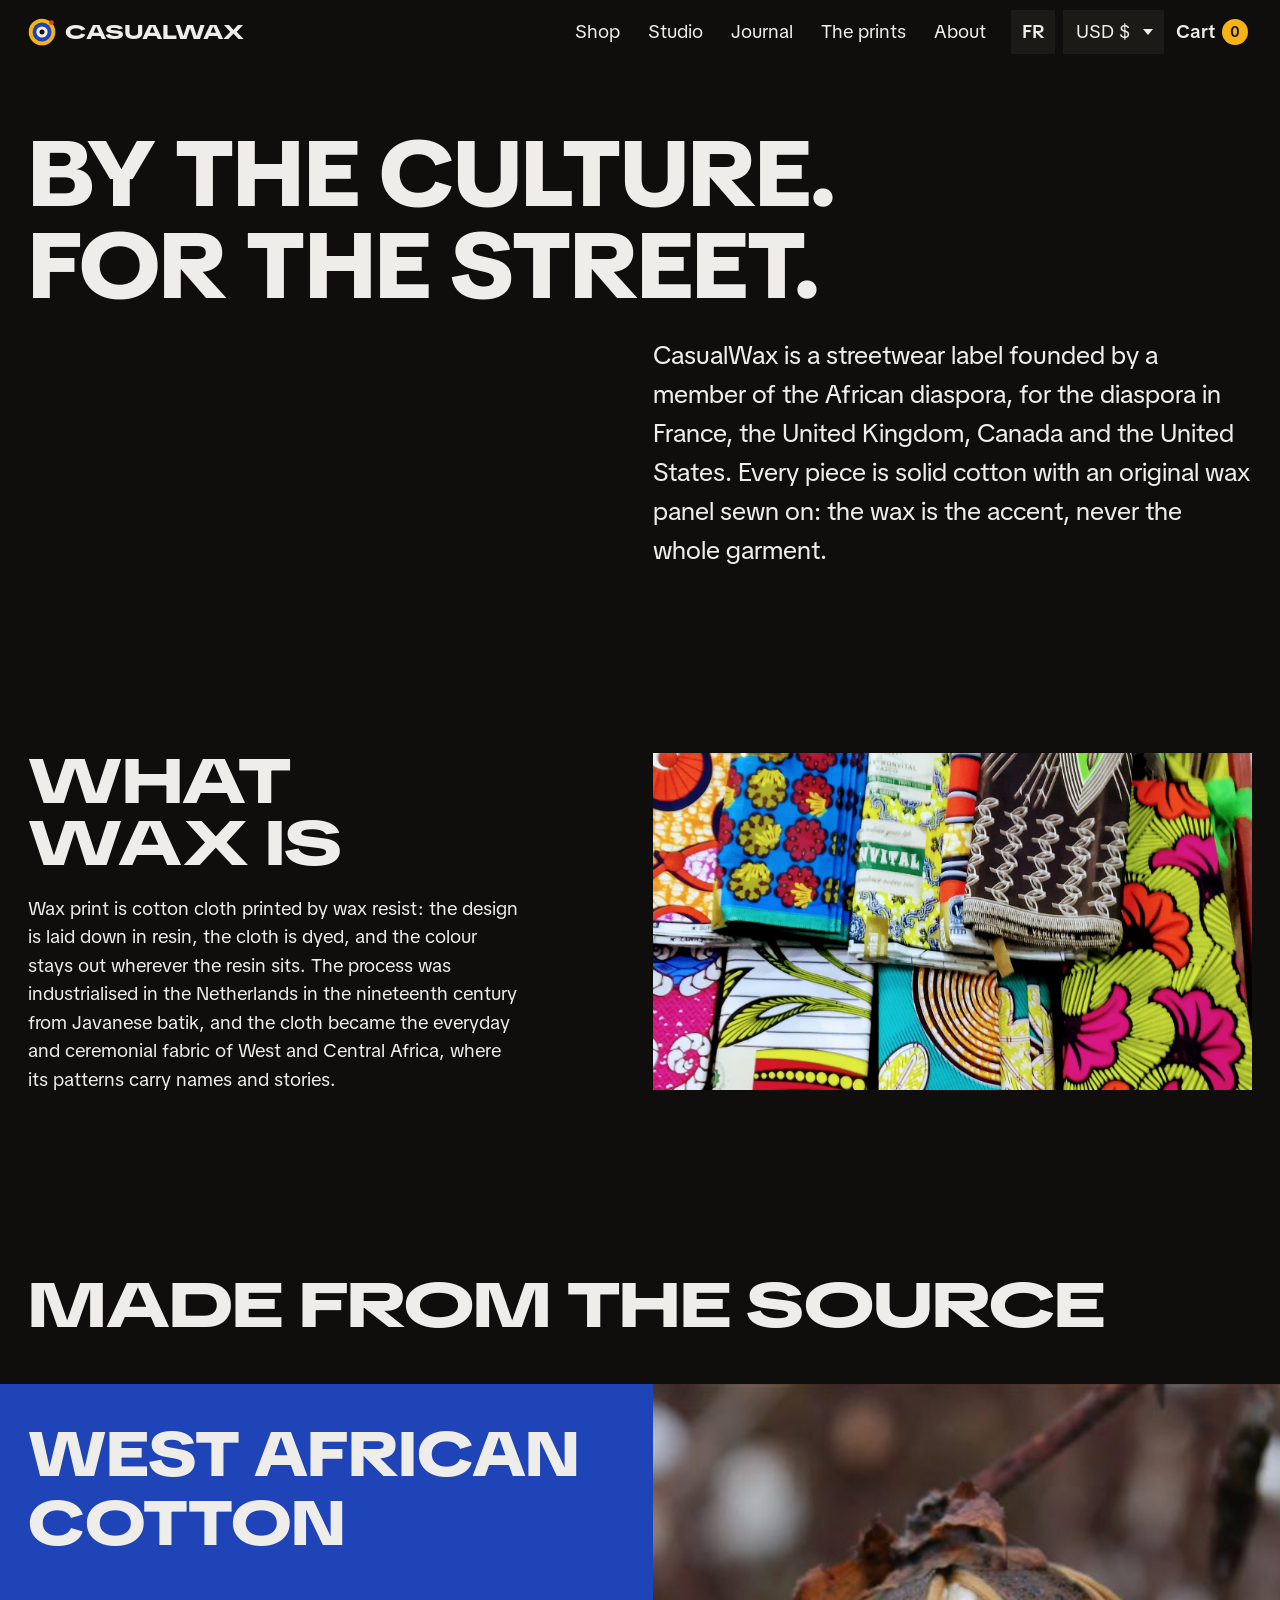
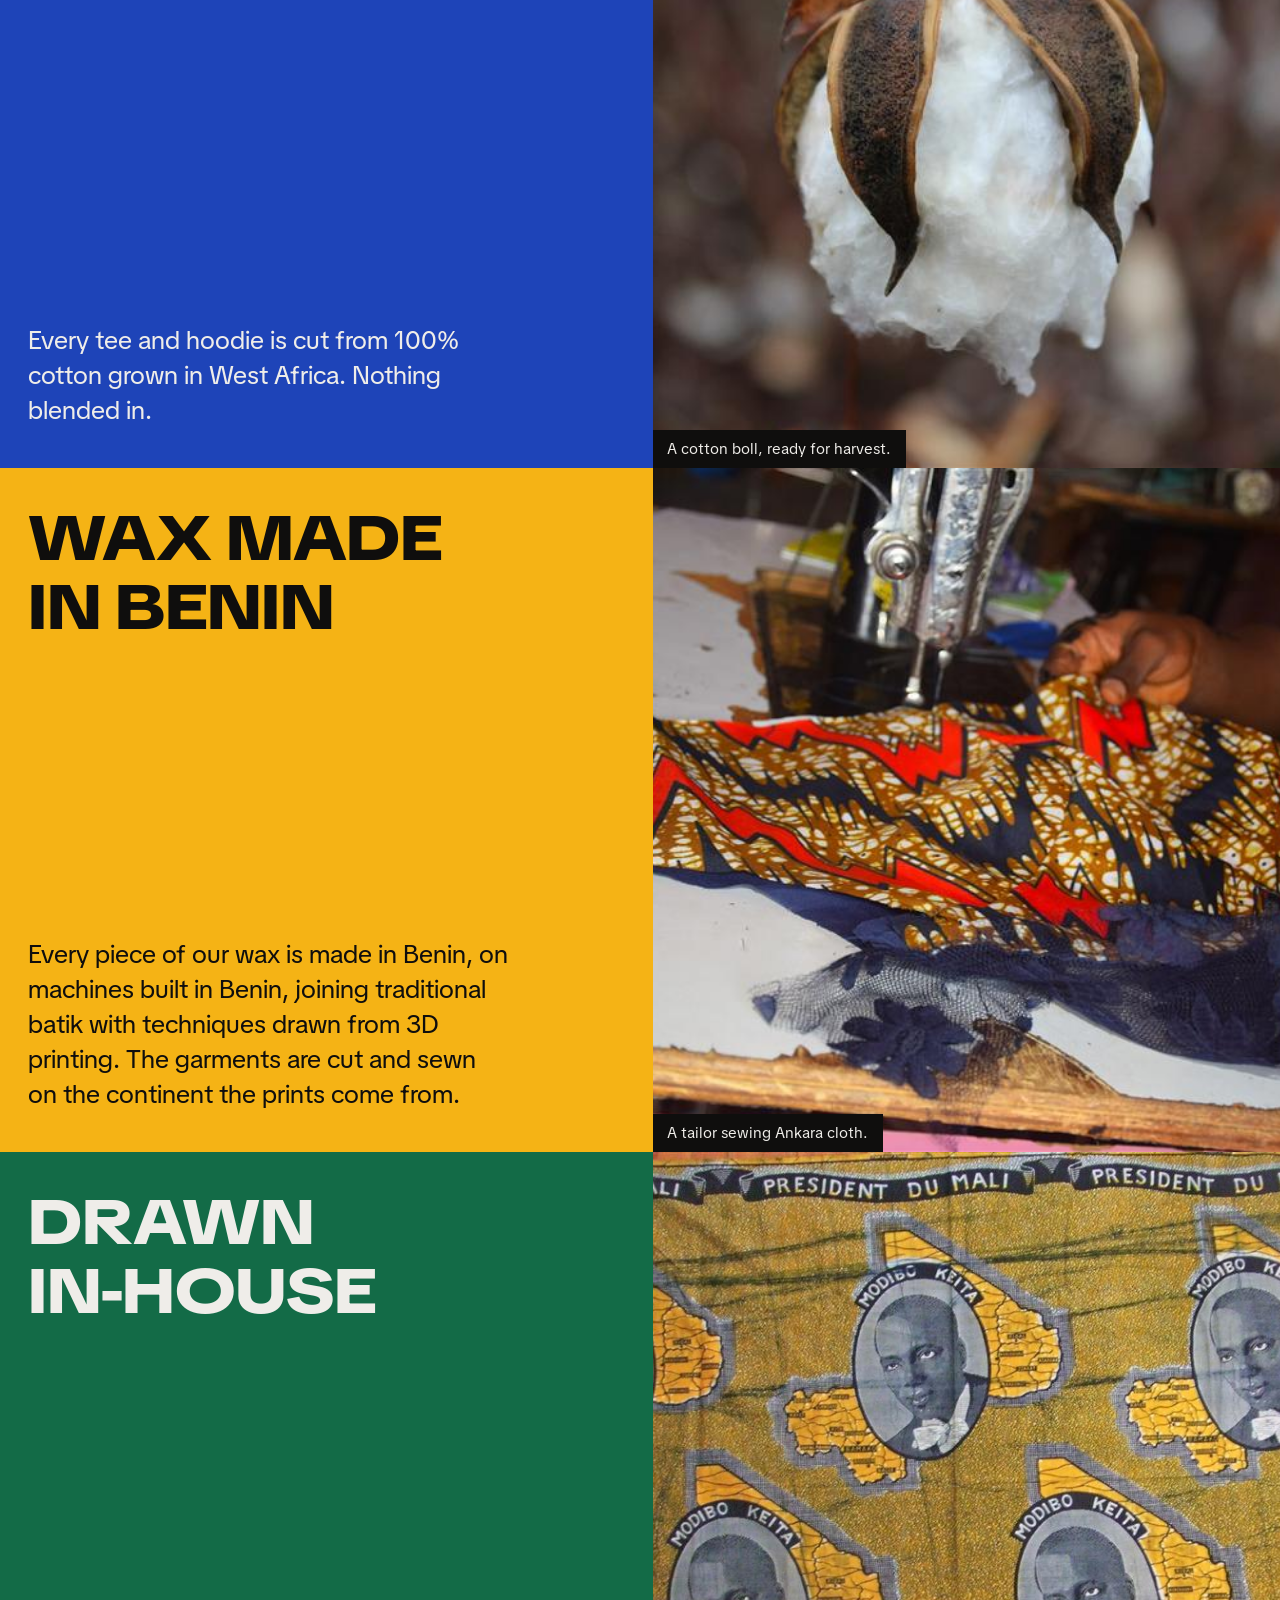
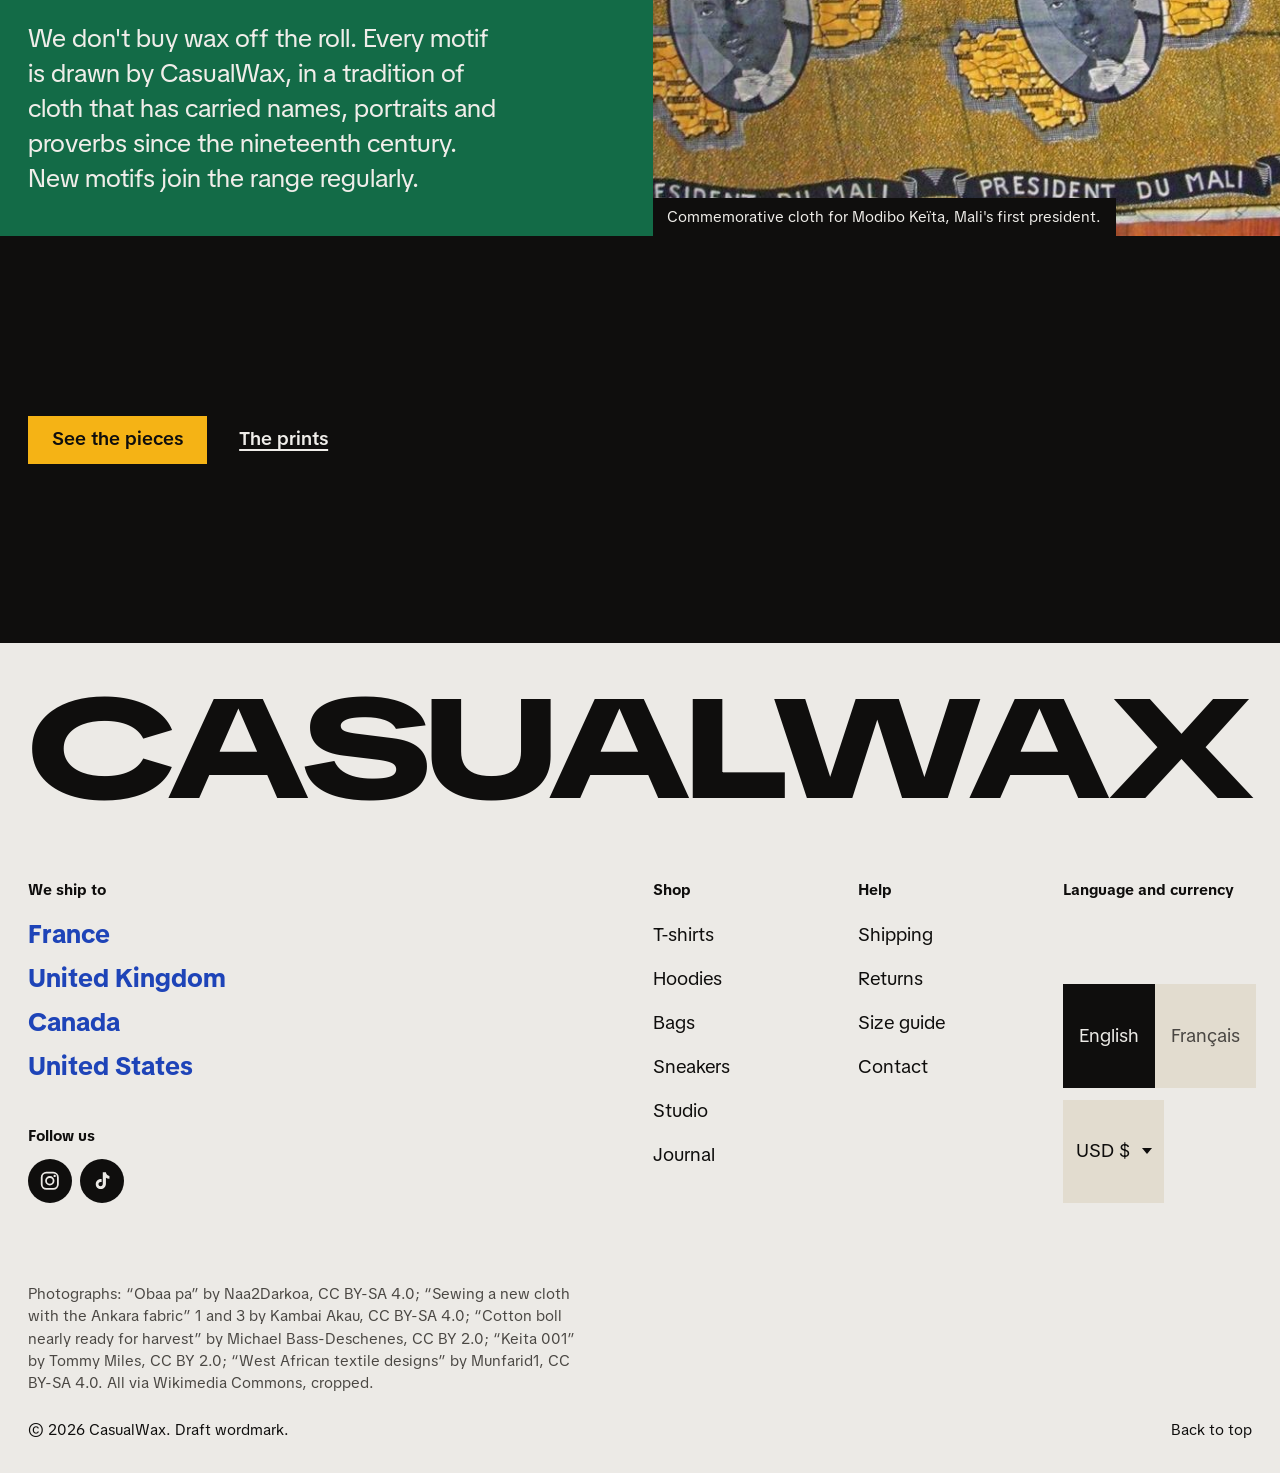
<file: about.html>
<!doctype html>
<html lang="en">
<head>
  <meta name="robots" content="noindex, nofollow">
<meta charset="utf-8">
<meta name="viewport" content="width=device-width, initial-scale=1, viewport-fit=cover">
<title>About · CasualWax</title>
<meta name="description" content="CasualWax is streetwear by the African diaspora: West African cotton, garments made in Africa, and original wax prints drawn in-house.">
<meta name="theme-color" content="#0f0e0d">
<link rel="icon" href="data:image/svg+xml,%3Csvg xmlns=%27http://www.w3.org/2000/svg%27 viewBox=%270 0 40 40%27%3E%3Ccircle cx=%2720%27 cy=%2720%27 r=%2719%27 fill=%27%23f5b315%27/%3E%3Ccircle cx=%2720%27 cy=%2720%27 r=%2713.5%27 fill=%27%231e44b8%27/%3E%3Ccircle cx=%2720%27 cy=%2720%27 r=%278%27 fill=%27%23efede9%27/%3E%3Ccircle cx=%2720%27 cy=%2720%27 r=%273.6%27 fill=%27%230f0e0d%27/%3E%3C/svg%3E">
<link rel="preconnect" href="https://fonts.googleapis.com">
<link rel="preconnect" href="https://fonts.gstatic.com" crossorigin>
<link href="https://fonts.googleapis.com/css2?family=TikTok+Sans:wdth,wght@75..150,300..900&display=swap" rel="stylesheet">
<link rel="stylesheet" href="styles.css?v=20261027h">
<script>document.documentElement.classList.add('js')</script>
</head>
<body data-page="about">

<!--
  CasualWax about page (Shopify: templates/page.about.json). The story of the brand and of wax print.
-->

<svg class="defs" aria-hidden="true" focusable="false" width="0" height="0">
  <defs>
    <symbol id="mark" viewBox="0 0 40 40">
      <circle cx="20" cy="20" r="19" fill="#f5b315"/>
      <circle cx="20" cy="20" r="13.5" fill="#1e44b8"/>
      <circle cx="20" cy="20" r="8" fill="#f3efe6"/>
      <circle cx="20" cy="20" r="3.6" fill="#0f0e0d"/>
      <circle cx="33.4" cy="6.6" r="3.4" fill="#e0451f"/>
    </symbol>
  </defs>
</svg>

<a class="skip" href="#main" data-i18n="skip">Skip to content</a>

<!-- ===================== sections/header.liquid ===================== -->
<header class="site-header" data-shopify-section="header">
  <div class="bar">
    <a class="wordmark" href="index.html" aria-label="CasualWax, home">
      <svg class="wordmark-mark" aria-hidden="true"><use href="#mark"/></svg>
      <span class="wordmark-type">CasualWax</span>
    </a>
    <nav class="nav-main" aria-label="Main">
      <a class="link" href="shop.html" data-i18n="nav.shop">Shop</a>
      <a class="link" href="studio.html" data-i18n="nav.studio">Studio</a>
      <a class="link" href="journal.html" data-i18n="nav.journal">Journal</a>
      <a class="link" href="index.html#prints" data-i18n="nav.prints">The prints</a>
      <a class="link" href="about.html" aria-current="page" data-i18n="nav.about">About</a>
    </nav>
    <div class="bar-tools">
      <div class="prefs">
        <button class="pref-lang" type="button" data-action="toggle-lang" aria-label="Passer en français"><span data-i18n="lang.other">FR</span></button>
        <label class="sr-only" for="currency-head" data-i18n="currency.label">Currency</label>
        <select id="currency-head" class="pref-currency" data-currency-select>
          <option value="EUR">EUR €</option><option value="GBP">GBP £</option><option value="CAD">CAD $</option><option value="USD">USD $</option>
        </select>
      </div>
      <a class="cart-link" href="cart.html" data-cart-link><span class="cart-word" data-i18n="cart">Cart</span> <span class="cart-count" data-cart-count>0</span></a>
      <button class="menu-button" type="button" aria-expanded="false" aria-controls="menu" data-action="menu"><span data-i18n="menu">Menu</span></button>
    </div>
  </div>
  <div class="menu" id="menu" hidden>
    <nav aria-label="Shop" class="menu-links">
      <a href="shop.html?c=tees" data-i18n="col.tees">T-shirts</a>
      <a href="shop.html?c=hoodies" data-i18n="col.hoodies">Hoodies</a>
      <a href="shop.html?c=bags" data-i18n="col.bags">Bags</a>
      <a href="shop.html?c=sneakers" data-i18n="col.sneakers">Sneakers</a>
      <a href="studio.html" data-i18n="nav.studio">Studio</a>
      <a href="journal.html" data-i18n="nav.journal">Journal</a>
      <a href="index.html#prints" data-i18n="nav.prints">The prints</a>
      <a href="about.html" aria-current="page" data-i18n="nav.about">About</a>
    </nav>
    <div class="menu-prefs">
      <div class="seg" role="group" aria-label="Language">
        <button type="button" data-set-lang="en" aria-pressed="true">English</button>
        <button type="button" data-set-lang="fr" aria-pressed="false">Français</button>
      </div>
      <label class="menu-currency"><span data-i18n="currency.label">Currency</span>
        <select data-currency-select>
          <option value="EUR">EUR €</option><option value="GBP">GBP £</option><option value="CAD">CAD $</option><option value="USD">USD $</option>
        </select>
      </label>
    </div>
  </div>
</header>

<main id="main">

<!-- ===================== sections/about-intro.liquid ===================== -->
<section class="about" aria-labelledby="about-title">
  <h1 id="about-title" class="head about-title" data-i18n="about.title">By the culture. For the street.</h1>
  <p class="about-lede" data-i18n="about.lede"></p>
</section>

<section class="about-wax" aria-labelledby="wax-title">
  <div class="about-wax-text">
    <h2 id="wax-title" class="head" data-i18n="about.wax.h">What wax is</h2>
    <p data-i18n="about.wax.p"></p>
  </div>
  <figure class="about-wax-pic">
    <img src="assets/kinshasa-wide-1600.jpg" width="1591" height="895" alt="Wax-print cloths in many patterns hanging side by side at a market stall" loading="lazy" decoding="async">
  </figure>
</section>

<!-- ===================== sections/brand-sheets.liquid ===================== -->
<section class="made" id="made" data-shopify-section="brand-sheets" aria-labelledby="made-title">
  <h2 id="made-title" class="made-title" data-i18n="made.title">Made from the source</h2>
  <div class="sheets">
    <article class="sheet sheet--cobalt">
      <h3 class="sheet-name" data-i18n="made.cotton">West African cotton</h3>
      <p class="sheet-text" data-i18n="made.cotton.t">Every tee and hoodie is cut from 100% cotton grown in West Africa. Nothing blended in.</p>
      <figure class="sheet-pic">
        <img src="assets/cotton-1600.jpg" srcset="assets/cotton-800.jpg 800w, assets/cotton-1600.jpg 1600w" sizes="(min-width: 900px) 50vw, 100vw" width="1600" height="1067" alt="An open cotton boll, white fibre spilling from its dried husk" loading="lazy" decoding="async">
        <figcaption data-i18n="made.cotton.cap">A cotton boll, ready for harvest.</figcaption>
      </figure>
    </article>
    <article class="sheet sheet--saffron">
      <h3 class="sheet-name" data-i18n="made.africa">Wax made in Benin</h3>
      <p class="sheet-text" data-i18n="made.africa.t">Every piece of our wax is made in Benin, on machines built in Benin, joining traditional batik with techniques drawn from 3D printing. The garments are cut and sewn on the continent the prints come from.</p>
      <figure class="sheet-pic">
        <img src="assets/tailor-ankara-1600.jpg" srcset="assets/tailor-ankara-800.jpg 800w, assets/tailor-ankara-1600.jpg 1600w" sizes="(min-width: 900px) 50vw, 100vw" width="1600" height="1067" alt="A tailor's hands feeding yellow, red and blue Ankara cloth under a sewing machine needle" loading="lazy" decoding="async">
        <figcaption data-i18n="made.africa.cap">A tailor sewing Ankara cloth.</figcaption>
      </figure>
    </article>
    <article class="sheet sheet--green">
      <h3 class="sheet-name" data-i18n="made.prints">Drawn in-house</h3>
      <p class="sheet-text" data-i18n="made.prints.t">We don't buy wax off the roll. Every motif is drawn by CasualWax, in a tradition of cloth that has carried names, portraits and proverbs since the nineteenth century. New motifs join the range regularly.</p>
      <figure class="sheet-pic">
        <img src="assets/keita-cloth-1600.jpg" srcset="assets/keita-cloth-800.jpg 800w, assets/keita-cloth-1600.jpg 1600w" sizes="(min-width: 900px) 50vw, 100vw" width="1600" height="1438" alt="Ochre commemorative cloth repeating a portrait of Modibo Keïta inside the outline of Mali" loading="lazy" decoding="async">
        <figcaption data-i18n="made.prints.cap">Commemorative cloth for Modibo Keïta, Mali's first president.</figcaption>
      </figure>
    </article>
  </div>
</section>

<section class="about-cta" aria-label="Shop">
  <a class="button" href="shop.html" data-i18n="about.cta">See the pieces</a>
  <a class="link" href="index.html#prints" data-i18n="nav.prints">The prints</a>
</section>

</main>

<!-- ===================== sections/footer.liquid ===================== -->
<footer class="site-footer" data-shopify-section="footer">
  <p class="footer-name" aria-hidden="true">CasualWax</p>
  <div class="footer-row">
    <div class="footer-places">
      <h2 class="footer-h" data-i18n="footer.ships">We ship to</h2>
      <ul>
        <li><a href="help.html#shipping" data-i18n="c.fr">France</a></li>
        <li><a href="help.html#shipping" data-i18n="c.uk">United Kingdom</a></li>
        <li><a href="help.html#shipping" data-i18n="c.ca">Canada</a></li>
        <li><a href="help.html#shipping" data-i18n="c.us">United States</a></li>
      </ul>
      <h2 class="footer-h footer-h--follow" data-i18n="footer.follow">Follow us</h2>
      <ul class="social">
        <li><a class="social-link" href="#" data-social="instagram" aria-label="CasualWax on Instagram" data-i18n-label="social.ig"><svg viewBox="0 0 24 24" aria-hidden="true" focusable="false"><rect x="3" y="3" width="18" height="18" rx="5.2" fill="none" stroke="currentColor" stroke-width="2"/><circle cx="12" cy="12" r="4.2" fill="none" stroke="currentColor" stroke-width="2"/><circle cx="17.4" cy="6.6" r="1.3" fill="currentColor"/></svg></a></li>
        <li><a class="social-link" href="#" data-social="tiktok" aria-label="CasualWax on TikTok" data-i18n-label="social.tt"><svg viewBox="0 0 24 24" aria-hidden="true" focusable="false"><path fill="currentColor" d="M16.6 2.5c.3 2.3 1.7 3.9 3.9 4.1v3.2c-1.4.1-2.8-.3-3.9-1.1v6.6c0 3.4-2.5 5.9-5.8 5.9-3.1 0-5.5-2.4-5.5-5.5 0-3.4 2.9-6 6.5-5.6v3.3c-.4-.1-.8-.2-1.2-.1-1.4.1-2.4 1.1-2.3 2.5.1 1.3 1.1 2.2 2.4 2.2 1.4 0 2.4-1.1 2.4-2.6V2.5h3.5z"/></svg></a></li>
      </ul>
    </div>
    <nav class="footer-links" aria-label="Footer">
      <div>
        <h2 class="footer-h" data-i18n="nav.shop">Shop</h2>
        <ul><li><a class="link" href="shop.html?c=tees" data-i18n="col.tees">T-shirts</a></li><li><a class="link" href="shop.html?c=hoodies" data-i18n="col.hoodies">Hoodies</a></li><li><a class="link" href="shop.html?c=bags" data-i18n="col.bags">Bags</a></li><li><a class="link" href="shop.html?c=sneakers" data-i18n="col.sneakers">Sneakers</a></li><li><a class="link" href="studio.html" data-i18n="nav.studio">Studio</a></li><li><a class="link" href="journal.html" data-i18n="nav.journal">Journal</a></li></ul>
      </div>
      <div>
        <h2 class="footer-h" data-i18n="footer.help">Help</h2>
        <ul><li><a class="link" href="help.html#shipping" data-i18n="trust.ship">Shipping</a></li><li><a class="link" href="help.html#returns" data-i18n="trust.ret">Returns</a></li><li><a class="link" href="help.html#size-guide" data-i18n="footer.size">Size guide</a></li><li><a class="link" href="help.html#contact" data-i18n="footer.contact">Contact</a></li></ul>
      </div>
      <div class="footer-prefs">
        <h2 class="footer-h" data-i18n="footer.prefs">Language and currency</h2>
        <div class="seg" role="group" aria-label="Language">
          <button type="button" data-set-lang="en" aria-pressed="true">English</button>
          <button type="button" data-set-lang="fr" aria-pressed="false">Français</button>
        </div>
        <label class="sr-only" for="currency-foot" data-i18n="currency.label">Currency</label>
        <select id="currency-foot" data-currency-select>
          <option value="EUR">EUR €</option><option value="GBP">GBP £</option><option value="CAD">CAD $</option><option value="USD">USD $</option>
        </select>
      </div>
    </nav>
  </div>
  <p class="credits"><span data-i18n="footer.photos">Photographs:</span> “Obaa pa” by Naa2Darkoa, CC BY-SA 4.0; “Sewing a new cloth with the Ankara fabric” 1 and 3 by Kambai Akau, CC BY-SA 4.0; “Cotton boll nearly ready for harvest” by Michael Bass-Deschenes, CC BY 2.0; “Keita 001” by Tommy Miles, CC BY 2.0; “West African textile designs” by Munfarid1, CC BY-SA 4.0. <span data-i18n="footer.via">All via Wikimedia Commons, cropped.</span></p>
  <div class="footer-legal">
    <p>© 2026 CasualWax. <span data-i18n="footer.draft">Draft wordmark.</span></p>
    <a class="link" href="#main" data-i18n="footer.top">Back to top</a>
  </div>
</footer>

<div class="toast" role="status" aria-live="polite" data-toast hidden>
  <p data-toast-text></p>
  <a href="cart.html" data-i18n="toast.view">View cart</a>
</div>

<script src="wax-render.js?v=20261025" defer></script>
<script src="site-data.js?v=20261027-121335" defer></script>
<script src="main.js?v=20261027f" defer></script>
</body>
</html>
</file>
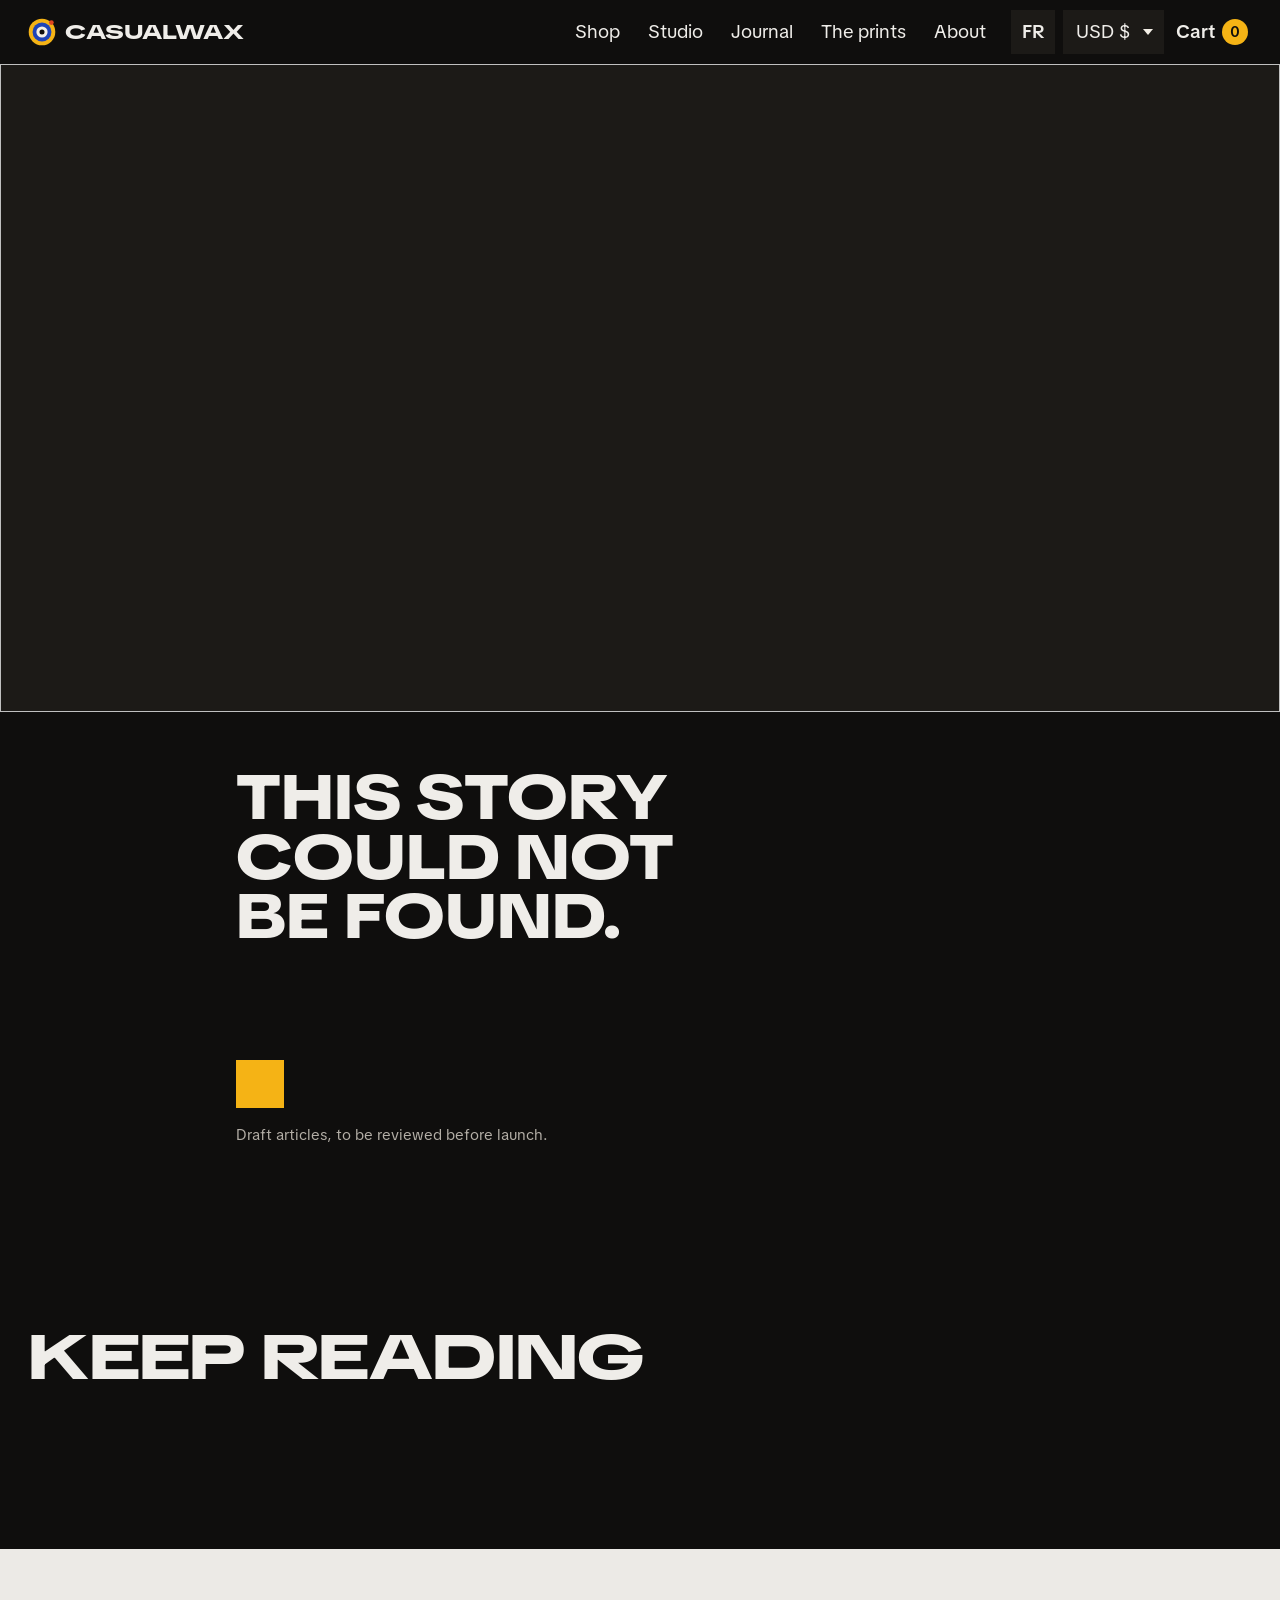
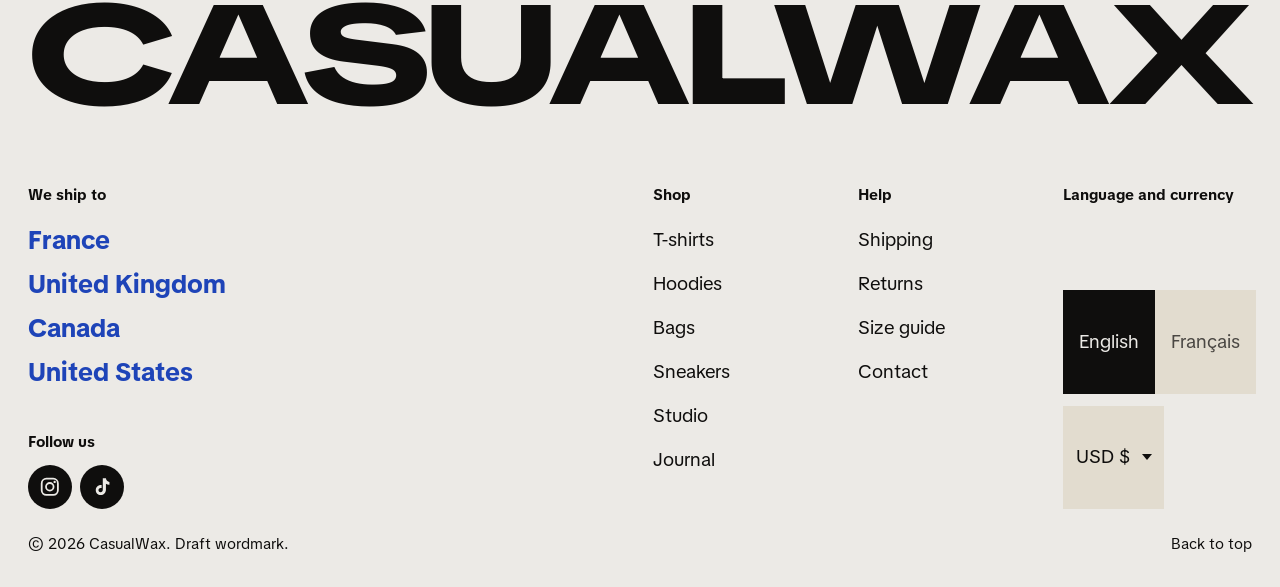
<file: article.html>
<!doctype html>
<html lang="en">
<head>
  <meta name="robots" content="noindex, nofollow">
<meta charset="utf-8">
<meta name="viewport" content="width=device-width, initial-scale=1, viewport-fit=cover">
<title>Journal · CasualWax</title>
<meta name="description" content="A story from the CasualWax journal.">
<meta name="theme-color" content="#0f0e0d">
<link rel="icon" href="data:image/svg+xml,%3Csvg xmlns=%27http://www.w3.org/2000/svg%27 viewBox=%270 0 40 40%27%3E%3Ccircle cx=%2720%27 cy=%2720%27 r=%2719%27 fill=%27%23f5b315%27/%3E%3Ccircle cx=%2720%27 cy=%2720%27 r=%2713.5%27 fill=%27%231e44b8%27/%3E%3Ccircle cx=%2720%27 cy=%2720%27 r=%278%27 fill=%27%23efede9%27/%3E%3Ccircle cx=%2720%27 cy=%2720%27 r=%273.6%27 fill=%27%230f0e0d%27/%3E%3C/svg%3E">
<link rel="preconnect" href="https://fonts.googleapis.com">
<link rel="preconnect" href="https://fonts.gstatic.com" crossorigin>
<link href="https://fonts.googleapis.com/css2?family=TikTok+Sans:wdth,wght@75..150,300..900&display=swap" rel="stylesheet">
<link rel="stylesheet" href="styles.css?v=20261027h">
<script>document.documentElement.classList.add('js')</script>
</head>
<body>

<!--
  CasualWax article (Shopify: templates/article.json + sections/main-article.liquid). The article is chosen by ?post=slug.
-->


<svg class="defs" aria-hidden="true" focusable="false" width="0" height="0">
  <defs>
    <symbol id="mark" viewBox="0 0 40 40">
      <circle cx="20" cy="20" r="19" fill="#f5b315"/>
      <circle cx="20" cy="20" r="13.5" fill="#1e44b8"/>
      <circle cx="20" cy="20" r="8" fill="#f3efe6"/>
      <circle cx="20" cy="20" r="3.6" fill="#0f0e0d"/>
      <circle cx="33.4" cy="6.6" r="3.4" fill="#e0451f"/>
    </symbol>
  </defs>
</svg>

<a class="skip" href="#main" data-i18n="skip">Skip to content</a>

<!-- ===================== sections/header.liquid ===================== -->
<header class="site-header" data-shopify-section="header">
  <div class="bar">
    <a class="wordmark" href="index.html" aria-label="CasualWax, home">
      <svg class="wordmark-mark" aria-hidden="true"><use href="#mark"/></svg>
      <span class="wordmark-type">CasualWax</span>
    </a>
    <nav class="nav-main" aria-label="Main">
      <a class="link" href="shop.html" data-i18n="nav.shop">Shop</a>
      <a class="link" href="studio.html" data-i18n="nav.studio">Studio</a>
      <a class="link" href="journal.html" aria-current="page" data-i18n="nav.journal">Journal</a>
      <a class="link" href="index.html#prints" data-i18n="nav.prints">The prints</a>
      <a class="link" href="about.html" data-i18n="nav.about">About</a>
    </nav>
    <div class="bar-tools">
      <div class="prefs">
        <button class="pref-lang" type="button" data-action="toggle-lang" aria-label="Passer en français"><span data-i18n="lang.other">FR</span></button>
        <label class="sr-only" for="currency-head" data-i18n="currency.label">Currency</label>
        <select id="currency-head" class="pref-currency" data-currency-select>
          <option value="EUR">EUR €</option><option value="GBP">GBP £</option><option value="CAD">CAD $</option><option value="USD">USD $</option>
        </select>
      </div>
      <a class="cart-link" href="cart.html" data-cart-link><span class="cart-word" data-i18n="cart">Cart</span> <span class="cart-count" data-cart-count>0</span></a>
      <button class="menu-button" type="button" aria-expanded="false" aria-controls="menu" data-action="menu"><span data-i18n="menu">Menu</span></button>
    </div>
  </div>
  <div class="menu" id="menu" hidden>
    <nav aria-label="Shop" class="menu-links">
      <a href="shop.html?c=tees" data-i18n="col.tees">T-shirts</a>
      <a href="shop.html?c=hoodies" data-i18n="col.hoodies">Hoodies</a>
      <a href="shop.html?c=bags" data-i18n="col.bags">Bags</a>
      <a href="shop.html?c=sneakers" data-i18n="col.sneakers">Sneakers</a>
      <a href="studio.html" data-i18n="nav.studio">Studio</a>
      <a href="journal.html" aria-current="page" data-i18n="nav.journal">Journal</a>
      <a href="index.html#prints" data-i18n="nav.prints">The prints</a>
      <a href="about.html" data-i18n="nav.about">About</a>
    </nav>
    <div class="menu-prefs">
      <div class="seg" role="group" aria-label="Language">
        <button type="button" data-set-lang="en" aria-pressed="true">English</button>
        <button type="button" data-set-lang="fr" aria-pressed="false">Français</button>
      </div>
      <label class="menu-currency"><span data-i18n="currency.label">Currency</span>
        <select data-currency-select>
          <option value="EUR">EUR €</option><option value="GBP">GBP £</option><option value="CAD">CAD $</option><option value="USD">USD $</option>
        </select>
      </label>
    </div>
  </div>
</header>

<main id="main">

<!-- ===================== sections/main-article.liquid ===================== -->
<article class="article" data-shopify-section="main-article" data-article aria-labelledby="article-title">
  <figure class="article-cover">
    <img alt="" width="1600" height="1000" decoding="async" fetchpriority="high" data-article-cover>
    <figcaption class="article-credit" data-article-credit hidden></figcaption>
  </figure>
  <header class="article-head">
    <h1 class="article-title" id="article-title" data-article-title></h1>
    <p class="article-dek" data-article-dek></p>
    <p class="post-meta" data-article-meta></p>
  </header>
  <div class="article-body" data-article-body></div>
  <div class="article-end">
    <a class="button" href="studio.html" data-article-cta></a>
    <p class="note" data-placeholder="draft" data-i18n="journal.draft">Draft articles, to be reviewed before launch.</p>
  </div>
  <aside class="article-more" aria-labelledby="more-title">
    <h2 class="head" id="more-title" data-i18n="journal.more">Keep reading</h2>
    <div class="post-grid" data-article-more></div>
  </aside>
</article>

</main>

<!-- ===================== sections/footer.liquid ===================== -->
<footer class="site-footer" data-shopify-section="footer">
  <p class="footer-name" aria-hidden="true">CasualWax</p>
  <div class="footer-row">
    <div class="footer-places">
      <h2 class="footer-h" data-i18n="footer.ships">We ship to</h2>
      <ul>
        <li><a href="help.html#shipping" data-i18n="c.fr">France</a></li>
        <li><a href="help.html#shipping" data-i18n="c.uk">United Kingdom</a></li>
        <li><a href="help.html#shipping" data-i18n="c.ca">Canada</a></li>
        <li><a href="help.html#shipping" data-i18n="c.us">United States</a></li>
      </ul>
      <h2 class="footer-h footer-h--follow" data-i18n="footer.follow">Follow us</h2>
      <ul class="social">
        <li><a class="social-link" href="#" data-social="instagram" aria-label="CasualWax on Instagram" data-i18n-label="social.ig"><svg viewBox="0 0 24 24" aria-hidden="true" focusable="false"><rect x="3" y="3" width="18" height="18" rx="5.2" fill="none" stroke="currentColor" stroke-width="2"/><circle cx="12" cy="12" r="4.2" fill="none" stroke="currentColor" stroke-width="2"/><circle cx="17.4" cy="6.6" r="1.3" fill="currentColor"/></svg></a></li>
        <li><a class="social-link" href="#" data-social="tiktok" aria-label="CasualWax on TikTok" data-i18n-label="social.tt"><svg viewBox="0 0 24 24" aria-hidden="true" focusable="false"><path fill="currentColor" d="M16.6 2.5c.3 2.3 1.7 3.9 3.9 4.1v3.2c-1.4.1-2.8-.3-3.9-1.1v6.6c0 3.4-2.5 5.9-5.8 5.9-3.1 0-5.5-2.4-5.5-5.5 0-3.4 2.9-6 6.5-5.6v3.3c-.4-.1-.8-.2-1.2-.1-1.4.1-2.4 1.1-2.3 2.5.1 1.3 1.1 2.2 2.4 2.2 1.4 0 2.4-1.1 2.4-2.6V2.5h3.5z"/></svg></a></li>
      </ul>
    </div>
    <nav class="footer-links" aria-label="Footer">
      <div>
        <h2 class="footer-h" data-i18n="nav.shop">Shop</h2>
        <ul><li><a class="link" href="shop.html?c=tees" data-i18n="col.tees">T-shirts</a></li><li><a class="link" href="shop.html?c=hoodies" data-i18n="col.hoodies">Hoodies</a></li><li><a class="link" href="shop.html?c=bags" data-i18n="col.bags">Bags</a></li><li><a class="link" href="shop.html?c=sneakers" data-i18n="col.sneakers">Sneakers</a></li><li><a class="link" href="studio.html" data-i18n="nav.studio">Studio</a></li><li><a class="link" href="journal.html" data-i18n="nav.journal">Journal</a></li></ul>
      </div>
      <div>
        <h2 class="footer-h" data-i18n="footer.help">Help</h2>
        <ul><li><a class="link" href="help.html#shipping" data-i18n="trust.ship">Shipping</a></li><li><a class="link" href="help.html#returns" data-i18n="trust.ret">Returns</a></li><li><a class="link" href="help.html#size-guide" data-i18n="footer.size">Size guide</a></li><li><a class="link" href="help.html#contact" data-i18n="footer.contact">Contact</a></li></ul>
      </div>
      <div class="footer-prefs">
        <h2 class="footer-h" data-i18n="footer.prefs">Language and currency</h2>
        <div class="seg" role="group" aria-label="Language">
          <button type="button" data-set-lang="en" aria-pressed="true">English</button>
          <button type="button" data-set-lang="fr" aria-pressed="false">Français</button>
        </div>
        <label class="sr-only" for="currency-foot" data-i18n="currency.label">Currency</label>
        <select id="currency-foot" data-currency-select>
          <option value="EUR">EUR €</option><option value="GBP">GBP £</option><option value="CAD">CAD $</option><option value="USD">USD $</option>
        </select>
      </div>
    </nav>
  </div>
  <div class="footer-legal">
    <p>© 2026 CasualWax. <span data-i18n="footer.draft">Draft wordmark.</span></p>
    <a class="link" href="#main" data-i18n="footer.top">Back to top</a>
  </div>
</footer>

<div class="toast" role="status" aria-live="polite" data-toast hidden>
  <p data-toast-text></p>
  <a href="cart.html" data-i18n="toast.view">View cart</a>
</div>

<script src="wax-render.js?v=20261025" defer></script>
<script src="site-data.js?v=20261027-121335" defer></script>
<script src="main.js?v=20261027f" defer></script>
</body>
</html>
</file>
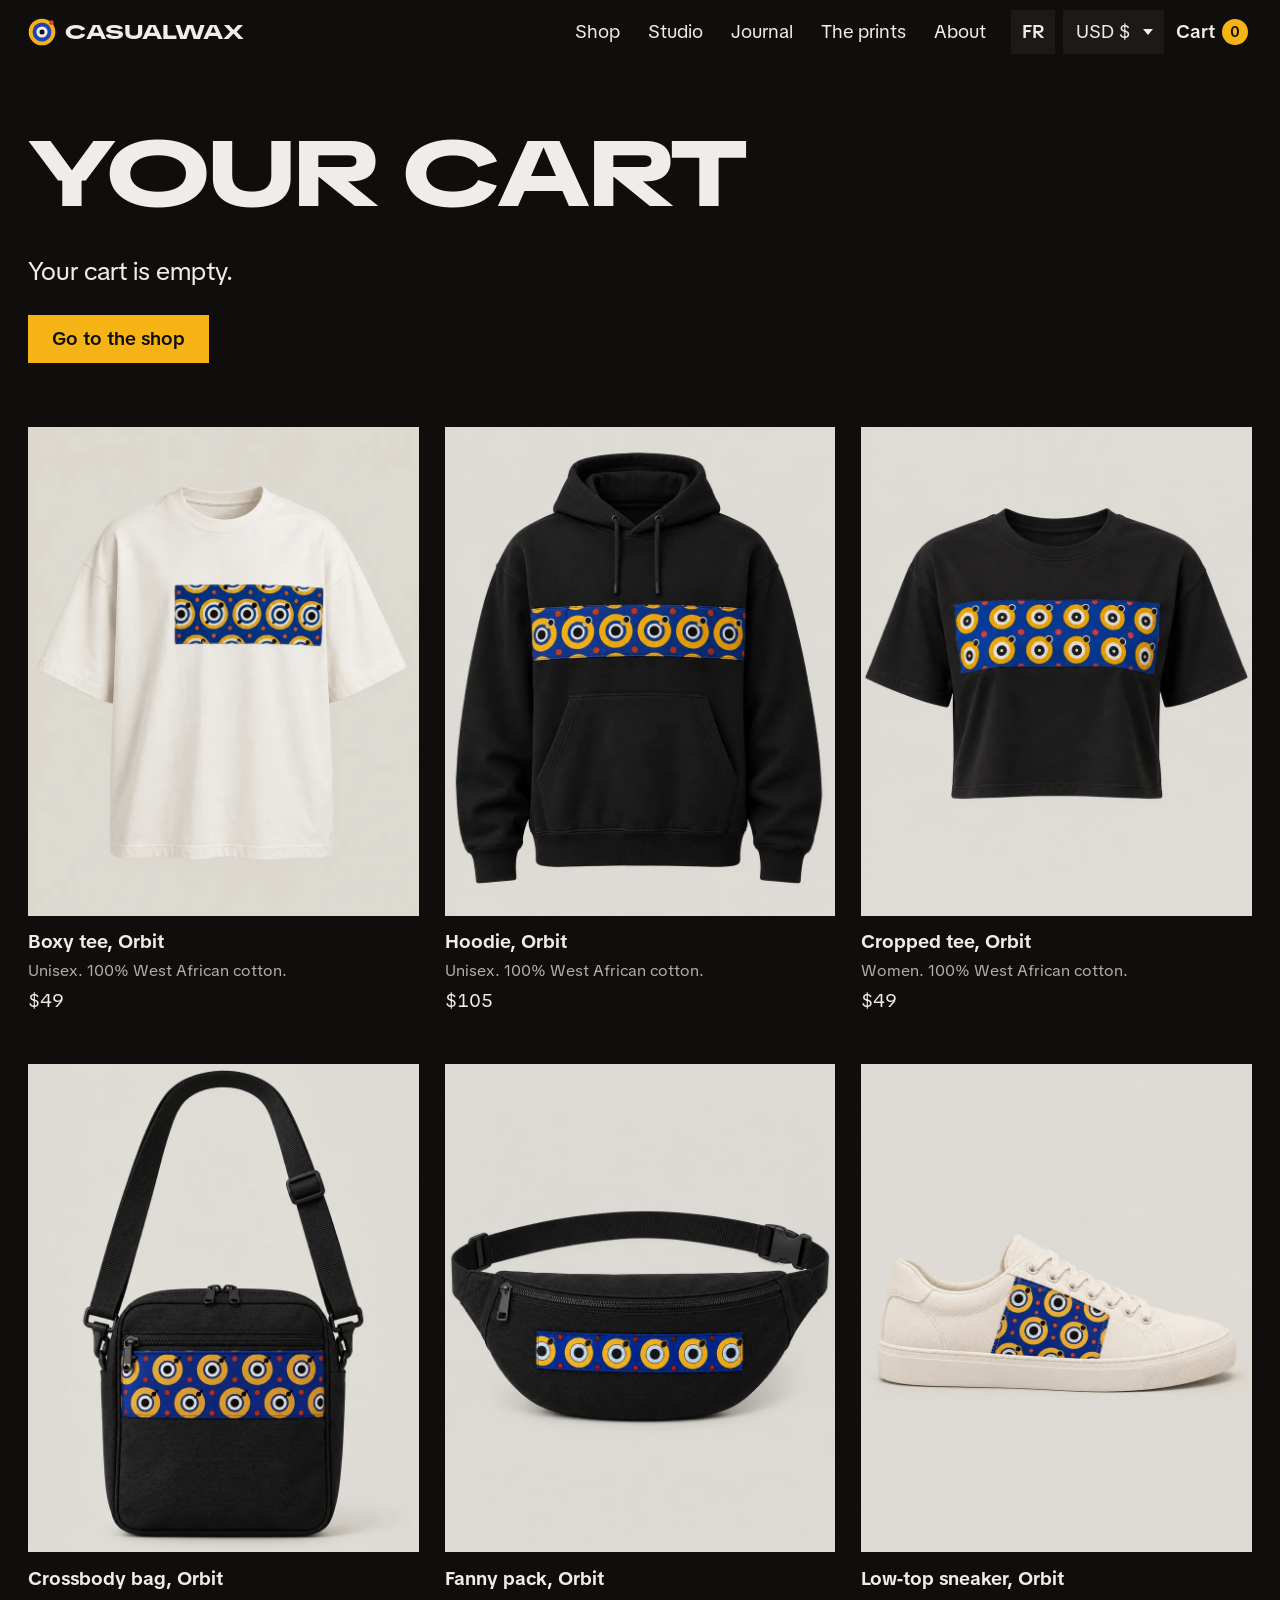
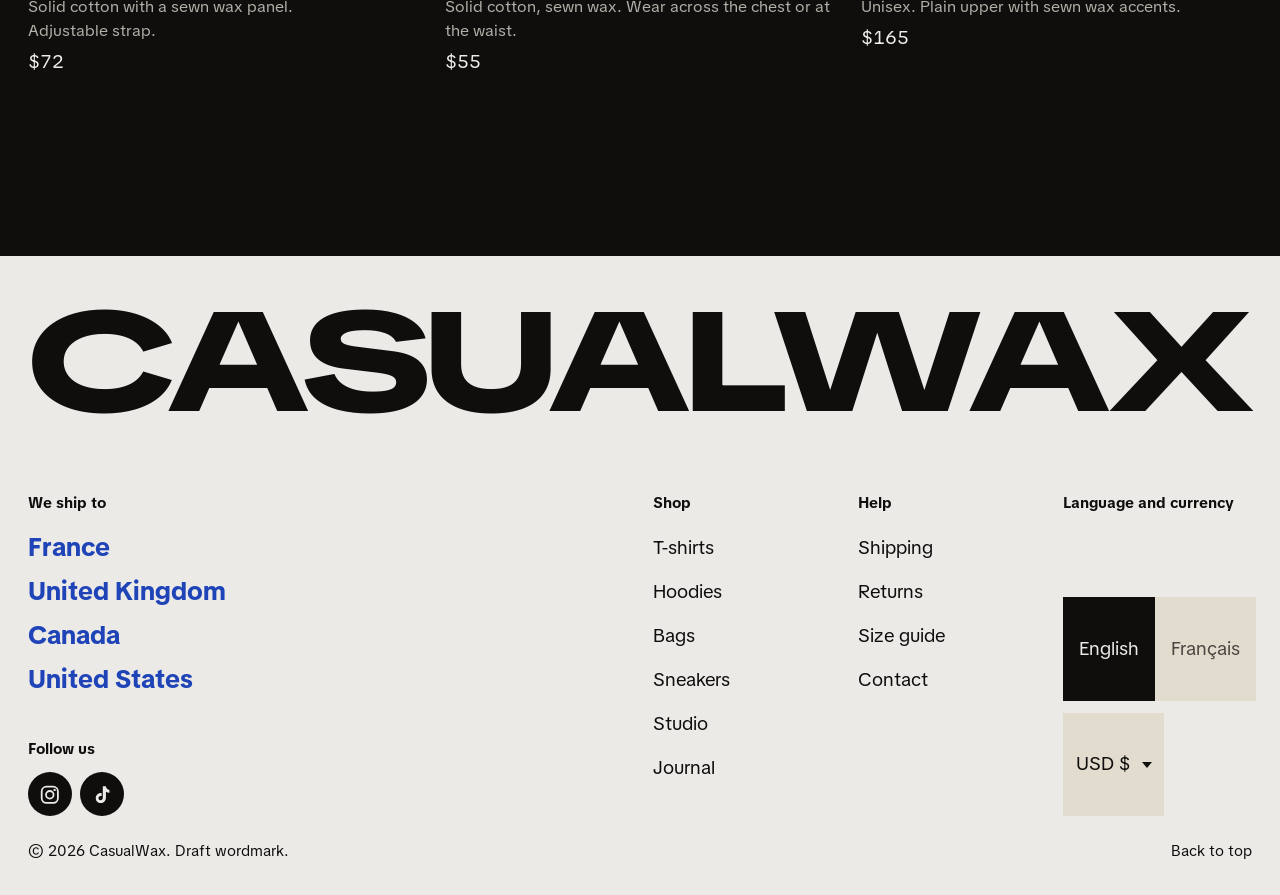
<file: cart.html>
<!doctype html>
<html lang="en">
<head>
  <meta name="robots" content="noindex, nofollow">
<meta charset="utf-8">
<meta name="viewport" content="width=device-width, initial-scale=1, viewport-fit=cover">
<title>Your cart · CasualWax</title>
<meta name="description" content="Your CasualWax cart.">
<meta name="robots" content="noindex">
<meta name="theme-color" content="#0f0e0d">
<link rel="icon" href="data:image/svg+xml,%3Csvg xmlns=%27http://www.w3.org/2000/svg%27 viewBox=%270 0 40 40%27%3E%3Ccircle cx=%2720%27 cy=%2720%27 r=%2719%27 fill=%27%23f5b315%27/%3E%3Ccircle cx=%2720%27 cy=%2720%27 r=%2713.5%27 fill=%27%231e44b8%27/%3E%3Ccircle cx=%2720%27 cy=%2720%27 r=%278%27 fill=%27%23efede9%27/%3E%3Ccircle cx=%2720%27 cy=%2720%27 r=%273.6%27 fill=%27%230f0e0d%27/%3E%3C/svg%3E">
<link rel="preconnect" href="https://fonts.googleapis.com">
<link rel="preconnect" href="https://fonts.gstatic.com" crossorigin>
<link href="https://fonts.googleapis.com/css2?family=TikTok+Sans:wdth,wght@75..150,300..900&display=swap" rel="stylesheet">
<link rel="stylesheet" href="styles.css?v=20261027h">
<script>document.documentElement.classList.add('js')</script>
</head>
<body data-page="cart">

<!--
  CasualWax cart (Shopify: templates/cart.json + sections/main-cart.liquid). Lines are kept in this browser;
  in the live shop they come from /cart.js and the checkout button opens Shopify checkout.
-->

<svg class="defs" aria-hidden="true" focusable="false" width="0" height="0">
  <defs>
    <symbol id="mark" viewBox="0 0 40 40">
      <circle cx="20" cy="20" r="19" fill="#f5b315"/>
      <circle cx="20" cy="20" r="13.5" fill="#1e44b8"/>
      <circle cx="20" cy="20" r="8" fill="#f3efe6"/>
      <circle cx="20" cy="20" r="3.6" fill="#0f0e0d"/>
      <circle cx="33.4" cy="6.6" r="3.4" fill="#e0451f"/>
    </symbol>
  </defs>
</svg>

<a class="skip" href="#main" data-i18n="skip">Skip to content</a>

<!-- ===================== sections/header.liquid ===================== -->
<header class="site-header" data-shopify-section="header">
  <div class="bar">
    <a class="wordmark" href="index.html" aria-label="CasualWax, home">
      <svg class="wordmark-mark" aria-hidden="true"><use href="#mark"/></svg>
      <span class="wordmark-type">CasualWax</span>
    </a>
    <nav class="nav-main" aria-label="Main">
      <a class="link" href="shop.html" data-i18n="nav.shop">Shop</a>
      <a class="link" href="studio.html" data-i18n="nav.studio">Studio</a>
      <a class="link" href="journal.html" data-i18n="nav.journal">Journal</a>
      <a class="link" href="index.html#prints" data-i18n="nav.prints">The prints</a>
      <a class="link" href="about.html" data-i18n="nav.about">About</a>
    </nav>
    <div class="bar-tools">
      <div class="prefs">
        <button class="pref-lang" type="button" data-action="toggle-lang" aria-label="Passer en français"><span data-i18n="lang.other">FR</span></button>
        <label class="sr-only" for="currency-head" data-i18n="currency.label">Currency</label>
        <select id="currency-head" class="pref-currency" data-currency-select>
          <option value="EUR">EUR €</option><option value="GBP">GBP £</option><option value="CAD">CAD $</option><option value="USD">USD $</option>
        </select>
      </div>
      <a class="cart-link" href="cart.html" aria-current="page" data-cart-link><span class="cart-word" data-i18n="cart">Cart</span> <span class="cart-count" data-cart-count>0</span></a>
      <button class="menu-button" type="button" aria-expanded="false" aria-controls="menu" data-action="menu"><span data-i18n="menu">Menu</span></button>
    </div>
  </div>
  <div class="menu" id="menu" hidden>
    <nav aria-label="Shop" class="menu-links">
      <a href="shop.html?c=tees" data-i18n="col.tees">T-shirts</a>
      <a href="shop.html?c=hoodies" data-i18n="col.hoodies">Hoodies</a>
      <a href="shop.html?c=bags" data-i18n="col.bags">Bags</a>
      <a href="shop.html?c=sneakers" data-i18n="col.sneakers">Sneakers</a>
      <a href="studio.html" data-i18n="nav.studio">Studio</a>
      <a href="journal.html" data-i18n="nav.journal">Journal</a>
      <a href="index.html#prints" data-i18n="nav.prints">The prints</a>
      <a href="about.html" data-i18n="nav.about">About</a>
    </nav>
    <div class="menu-prefs">
      <div class="seg" role="group" aria-label="Language">
        <button type="button" data-set-lang="en" aria-pressed="true">English</button>
        <button type="button" data-set-lang="fr" aria-pressed="false">Français</button>
      </div>
      <label class="menu-currency"><span data-i18n="currency.label">Currency</span>
        <select data-currency-select>
          <option value="EUR">EUR €</option><option value="GBP">GBP £</option><option value="CAD">CAD $</option><option value="USD">USD $</option>
        </select>
      </label>
    </div>
  </div>
</header>

<main id="main">

<!-- ===================== sections/main-cart.liquid ===================== -->
<section class="cartpage" data-cartpage aria-labelledby="cart-title">
  <h1 id="cart-title" class="head" data-i18n="cart.title">Your cart</h1>
  <div class="cart-wrap" data-cart-full hidden>
    <ul class="cart-lines" data-cart-lines></ul>
    <div class="cart-sum">
      <p class="cart-subline"><span data-i18n="cart.subtotal">Subtotal</span> <strong data-cart-subtotal></strong></p>
      <p class="cart-small" data-i18n="cart.taxes">Shipping and taxes are calculated at checkout.</p>
      <p class="cart-small" data-i18n="note.prices">Prices are samples until launch.</p>
      <a class="button cart-checkout" href="#checkout" data-cart-checkout data-i18n="cart.checkout">Checkout</a>
      <p class="cart-proto" role="status" data-cart-proto data-i18n="cart.proto" hidden></p>
      <p class="cart-small" data-i18n="trust.pay.d"></p>
    </div>
  </div>
  <div class="cart-empty" data-cart-empty hidden>
    <p data-i18n="cart.empty">Your cart is empty.</p>
    <a class="button" href="shop.html" data-i18n="cart.shop">Go to the shop</a>
    <ul class="shop-grid cart-ideas" data-cart-ideas></ul>
  </div>
</section>

</main>

<!-- ===================== sections/footer.liquid ===================== -->
<footer class="site-footer" data-shopify-section="footer">
  <p class="footer-name" aria-hidden="true">CasualWax</p>
  <div class="footer-row">
    <div class="footer-places">
      <h2 class="footer-h" data-i18n="footer.ships">We ship to</h2>
      <ul>
        <li><a href="help.html#shipping" data-i18n="c.fr">France</a></li>
        <li><a href="help.html#shipping" data-i18n="c.uk">United Kingdom</a></li>
        <li><a href="help.html#shipping" data-i18n="c.ca">Canada</a></li>
        <li><a href="help.html#shipping" data-i18n="c.us">United States</a></li>
      </ul>
      <h2 class="footer-h footer-h--follow" data-i18n="footer.follow">Follow us</h2>
      <ul class="social">
        <li><a class="social-link" href="#" data-social="instagram" aria-label="CasualWax on Instagram" data-i18n-label="social.ig"><svg viewBox="0 0 24 24" aria-hidden="true" focusable="false"><rect x="3" y="3" width="18" height="18" rx="5.2" fill="none" stroke="currentColor" stroke-width="2"/><circle cx="12" cy="12" r="4.2" fill="none" stroke="currentColor" stroke-width="2"/><circle cx="17.4" cy="6.6" r="1.3" fill="currentColor"/></svg></a></li>
        <li><a class="social-link" href="#" data-social="tiktok" aria-label="CasualWax on TikTok" data-i18n-label="social.tt"><svg viewBox="0 0 24 24" aria-hidden="true" focusable="false"><path fill="currentColor" d="M16.6 2.5c.3 2.3 1.7 3.9 3.9 4.1v3.2c-1.4.1-2.8-.3-3.9-1.1v6.6c0 3.4-2.5 5.9-5.8 5.9-3.1 0-5.5-2.4-5.5-5.5 0-3.4 2.9-6 6.5-5.6v3.3c-.4-.1-.8-.2-1.2-.1-1.4.1-2.4 1.1-2.3 2.5.1 1.3 1.1 2.2 2.4 2.2 1.4 0 2.4-1.1 2.4-2.6V2.5h3.5z"/></svg></a></li>
      </ul>
    </div>
    <nav class="footer-links" aria-label="Footer">
      <div>
        <h2 class="footer-h" data-i18n="nav.shop">Shop</h2>
        <ul><li><a class="link" href="shop.html?c=tees" data-i18n="col.tees">T-shirts</a></li><li><a class="link" href="shop.html?c=hoodies" data-i18n="col.hoodies">Hoodies</a></li><li><a class="link" href="shop.html?c=bags" data-i18n="col.bags">Bags</a></li><li><a class="link" href="shop.html?c=sneakers" data-i18n="col.sneakers">Sneakers</a></li><li><a class="link" href="studio.html" data-i18n="nav.studio">Studio</a></li><li><a class="link" href="journal.html" data-i18n="nav.journal">Journal</a></li></ul>
      </div>
      <div>
        <h2 class="footer-h" data-i18n="footer.help">Help</h2>
        <ul><li><a class="link" href="help.html#shipping" data-i18n="trust.ship">Shipping</a></li><li><a class="link" href="help.html#returns" data-i18n="trust.ret">Returns</a></li><li><a class="link" href="help.html#size-guide" data-i18n="footer.size">Size guide</a></li><li><a class="link" href="help.html#contact" data-i18n="footer.contact">Contact</a></li></ul>
      </div>
      <div class="footer-prefs">
        <h2 class="footer-h" data-i18n="footer.prefs">Language and currency</h2>
        <div class="seg" role="group" aria-label="Language">
          <button type="button" data-set-lang="en" aria-pressed="true">English</button>
          <button type="button" data-set-lang="fr" aria-pressed="false">Français</button>
        </div>
        <label class="sr-only" for="currency-foot" data-i18n="currency.label">Currency</label>
        <select id="currency-foot" data-currency-select>
          <option value="EUR">EUR €</option><option value="GBP">GBP £</option><option value="CAD">CAD $</option><option value="USD">USD $</option>
        </select>
      </div>
    </nav>
  </div>
  <div class="footer-legal">
    <p>© 2026 CasualWax. <span data-i18n="footer.draft">Draft wordmark.</span></p>
    <a class="link" href="#main" data-i18n="footer.top">Back to top</a>
  </div>
</footer>

<div class="toast" role="status" aria-live="polite" data-toast hidden>
  <p data-toast-text></p>
  <a href="cart.html" data-i18n="toast.view">View cart</a>
</div>

<script src="wax-render.js?v=20261025" defer></script>
<script src="site-data.js?v=20261027-121335" defer></script>
<script src="main.js?v=20261027f" defer></script>
</body>
</html>
</file>
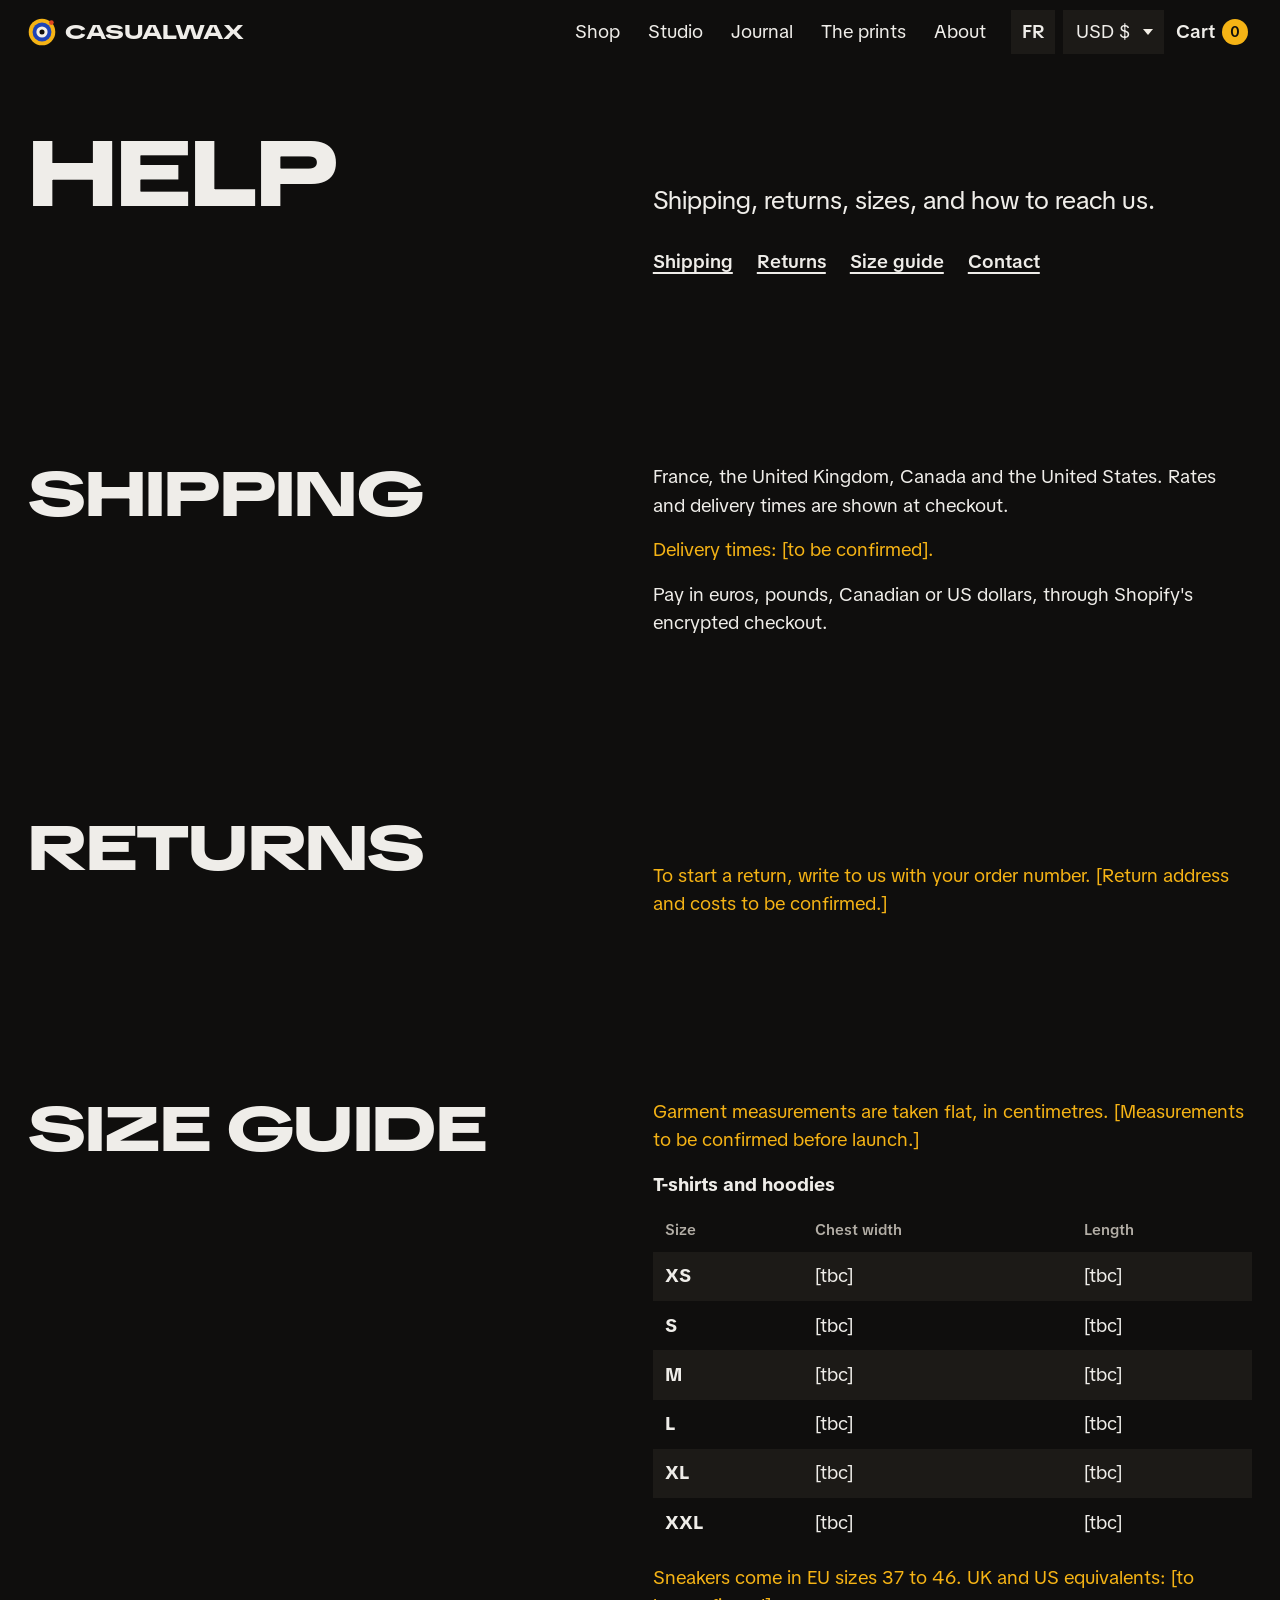
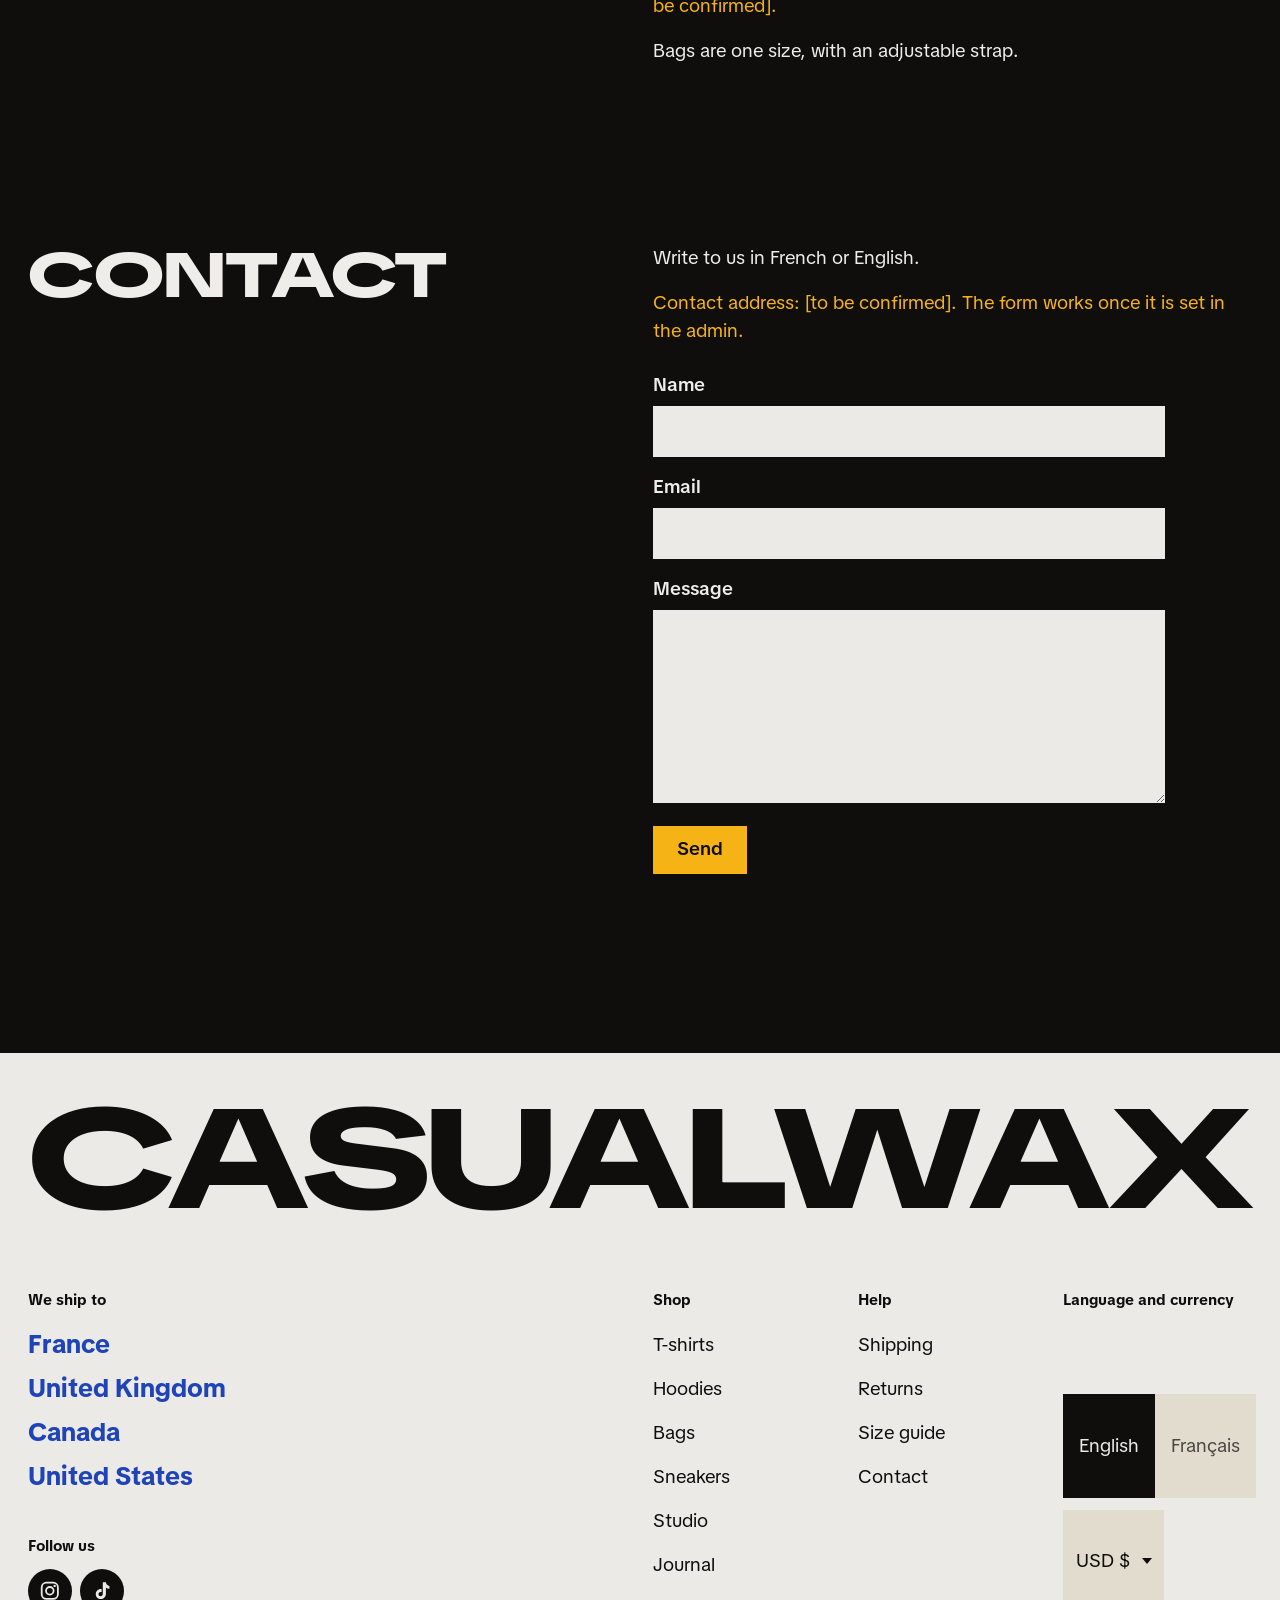
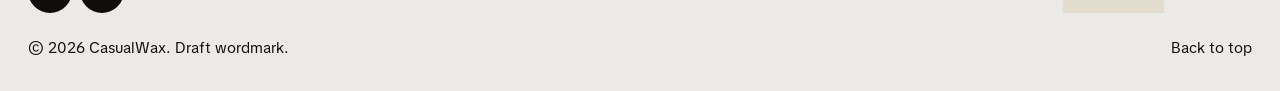
<file: help.html>
<!doctype html>
<html lang="en">
<head>
  <meta name="robots" content="noindex, nofollow">
<meta charset="utf-8">
<meta name="viewport" content="width=device-width, initial-scale=1, viewport-fit=cover">
<title>Help: shipping, returns, sizes · CasualWax</title>
<meta name="description" content="CasualWax help: shipping to France, the UK, Canada and the US, returns, size guide and contact.">
<meta name="theme-color" content="#0f0e0d">
<link rel="icon" href="data:image/svg+xml,%3Csvg xmlns=%27http://www.w3.org/2000/svg%27 viewBox=%270 0 40 40%27%3E%3Ccircle cx=%2720%27 cy=%2720%27 r=%2719%27 fill=%27%23f5b315%27/%3E%3Ccircle cx=%2720%27 cy=%2720%27 r=%2713.5%27 fill=%27%231e44b8%27/%3E%3Ccircle cx=%2720%27 cy=%2720%27 r=%278%27 fill=%27%23efede9%27/%3E%3Ccircle cx=%2720%27 cy=%2720%27 r=%273.6%27 fill=%27%230f0e0d%27/%3E%3C/svg%3E">
<link rel="preconnect" href="https://fonts.googleapis.com">
<link rel="preconnect" href="https://fonts.gstatic.com" crossorigin>
<link href="https://fonts.googleapis.com/css2?family=TikTok+Sans:wdth,wght@75..150,300..900&display=swap" rel="stylesheet">
<link rel="stylesheet" href="styles.css?v=20261027h">
<script>document.documentElement.classList.add('js')</script>
</head>
<body data-page="help">

<!--
  CasualWax help (Shopify: templates/page.help.json + the contact form). Shipping, returns, size guide, contact.
  [Bracketed] text is waiting for the founder’s answer and shows in saffron until then.
-->

<svg class="defs" aria-hidden="true" focusable="false" width="0" height="0">
  <defs>
    <symbol id="mark" viewBox="0 0 40 40">
      <circle cx="20" cy="20" r="19" fill="#f5b315"/>
      <circle cx="20" cy="20" r="13.5" fill="#1e44b8"/>
      <circle cx="20" cy="20" r="8" fill="#f3efe6"/>
      <circle cx="20" cy="20" r="3.6" fill="#0f0e0d"/>
      <circle cx="33.4" cy="6.6" r="3.4" fill="#e0451f"/>
    </symbol>
  </defs>
</svg>

<a class="skip" href="#main" data-i18n="skip">Skip to content</a>

<!-- ===================== sections/header.liquid ===================== -->
<header class="site-header" data-shopify-section="header">
  <div class="bar">
    <a class="wordmark" href="index.html" aria-label="CasualWax, home">
      <svg class="wordmark-mark" aria-hidden="true"><use href="#mark"/></svg>
      <span class="wordmark-type">CasualWax</span>
    </a>
    <nav class="nav-main" aria-label="Main">
      <a class="link" href="shop.html" data-i18n="nav.shop">Shop</a>
      <a class="link" href="studio.html" data-i18n="nav.studio">Studio</a>
      <a class="link" href="journal.html" data-i18n="nav.journal">Journal</a>
      <a class="link" href="index.html#prints" data-i18n="nav.prints">The prints</a>
      <a class="link" href="about.html" data-i18n="nav.about">About</a>
    </nav>
    <div class="bar-tools">
      <div class="prefs">
        <button class="pref-lang" type="button" data-action="toggle-lang" aria-label="Passer en français"><span data-i18n="lang.other">FR</span></button>
        <label class="sr-only" for="currency-head" data-i18n="currency.label">Currency</label>
        <select id="currency-head" class="pref-currency" data-currency-select>
          <option value="EUR">EUR €</option><option value="GBP">GBP £</option><option value="CAD">CAD $</option><option value="USD">USD $</option>
        </select>
      </div>
      <a class="cart-link" href="cart.html" data-cart-link><span class="cart-word" data-i18n="cart">Cart</span> <span class="cart-count" data-cart-count>0</span></a>
      <button class="menu-button" type="button" aria-expanded="false" aria-controls="menu" data-action="menu"><span data-i18n="menu">Menu</span></button>
    </div>
  </div>
  <div class="menu" id="menu" hidden>
    <nav aria-label="Shop" class="menu-links">
      <a href="shop.html?c=tees" data-i18n="col.tees">T-shirts</a>
      <a href="shop.html?c=hoodies" data-i18n="col.hoodies">Hoodies</a>
      <a href="shop.html?c=bags" data-i18n="col.bags">Bags</a>
      <a href="shop.html?c=sneakers" data-i18n="col.sneakers">Sneakers</a>
      <a href="studio.html" data-i18n="nav.studio">Studio</a>
      <a href="journal.html" data-i18n="nav.journal">Journal</a>
      <a href="index.html#prints" data-i18n="nav.prints">The prints</a>
      <a href="about.html" data-i18n="nav.about">About</a>
    </nav>
    <div class="menu-prefs">
      <div class="seg" role="group" aria-label="Language">
        <button type="button" data-set-lang="en" aria-pressed="true">English</button>
        <button type="button" data-set-lang="fr" aria-pressed="false">Français</button>
      </div>
      <label class="menu-currency"><span data-i18n="currency.label">Currency</span>
        <select data-currency-select>
          <option value="EUR">EUR €</option><option value="GBP">GBP £</option><option value="CAD">CAD $</option><option value="USD">USD $</option>
        </select>
      </label>
    </div>
  </div>
</header>

<main id="main">

<!-- ===================== sections/main-page.liquid ===================== -->
<section class="help" aria-labelledby="help-title">
  <h1 id="help-title" class="head" data-i18n="help.title">Help</h1>
  <p class="help-lede" data-i18n="help.lede">Shipping, returns, sizes, and how to reach us.</p>
  <nav class="help-nav" aria-label="Help" data-i18n-label="help.title">
    <a class="link" href="#shipping" data-i18n="trust.ship">Shipping</a>
    <a class="link" href="#returns" data-i18n="trust.ret">Returns</a>
    <a class="link" href="#size-guide" data-i18n="footer.size">Size guide</a>
    <a class="link" href="#contact" data-i18n="footer.contact">Contact</a>
  </nav>
</section>

<section class="help-part" id="shipping" aria-labelledby="h-ship">
  <h2 id="h-ship" class="head" data-i18n="trust.ship">Shipping</h2>
  <div class="help-body">
    <p data-i18n="trust.ship.d">France, the United Kingdom, Canada and the United States. Rates and delivery times are shown at checkout.</p>
    <p data-placeholder="tbc" data-i18n="help.ship.time">Delivery times: [to be confirmed].</p>
    <p data-i18n="trust.pay.d"></p>
  </div>
</section>

<section class="help-part" id="returns" aria-labelledby="h-ret">
  <h2 id="h-ret" class="head" data-i18n="trust.ret">Returns</h2>
  <div class="help-body">
    <p data-placeholder="tbc" data-i18n="trust.ret.d">Returns accepted within [window to be confirmed] of delivery.</p>
    <p data-placeholder="tbc" data-i18n="help.ret.how"></p>
  </div>
</section>

<section class="help-part" id="size-guide" aria-labelledby="h-size">
  <h2 id="h-size" class="head" data-i18n="footer.size">Size guide</h2>
  <div class="help-body">
    <p data-placeholder="tbc" data-i18n="help.size.p"></p>
    <table class="size-table">
      <caption data-i18n="help.size.tops">T-shirts and hoodies</caption>
      <thead><tr><th scope="col" data-i18n="size">Size</th><th scope="col" data-i18n="help.size.chest">Chest width</th><th scope="col" data-i18n="help.size.length">Length</th></tr></thead>
      <tbody>
          <tr><th scope="row">XS</th><td data-i18n="help.size.tbc">[tbc]</td><td data-i18n="help.size.tbc">[tbc]</td></tr>
          <tr><th scope="row">S</th><td data-i18n="help.size.tbc">[tbc]</td><td data-i18n="help.size.tbc">[tbc]</td></tr>
          <tr><th scope="row">M</th><td data-i18n="help.size.tbc">[tbc]</td><td data-i18n="help.size.tbc">[tbc]</td></tr>
          <tr><th scope="row">L</th><td data-i18n="help.size.tbc">[tbc]</td><td data-i18n="help.size.tbc">[tbc]</td></tr>
          <tr><th scope="row">XL</th><td data-i18n="help.size.tbc">[tbc]</td><td data-i18n="help.size.tbc">[tbc]</td></tr>
          <tr><th scope="row">XXL</th><td data-i18n="help.size.tbc">[tbc]</td><td data-i18n="help.size.tbc">[tbc]</td></tr>
      </tbody>
    </table>
    <p data-placeholder="tbc" data-i18n="help.size.shoes"></p>
    <p data-i18n="help.size.bags"></p>
  </div>
</section>

<section class="help-part" id="contact" aria-labelledby="h-contact">
  <h2 id="h-contact" class="head" data-i18n="footer.contact">Contact</h2>
  <div class="help-body">
    <p data-i18n="help.contact.p">Write to us in French or English.</p>
    <p data-placeholder="tbc" data-contact-to data-i18n="help.noEmail" hidden></p>
    <form class="contact-form" data-contact novalidate>
      <label for="c-name" data-i18n="help.name">Name</label>
      <input class="field" id="c-name" name="name" autocomplete="name">
      <label for="c-email" data-i18n="help.email">Email</label>
      <input class="field" id="c-email" name="email" type="email" autocomplete="email" required>
      <label for="c-msg" data-i18n="help.msg">Message</label>
      <textarea class="field" id="c-msg" name="message" rows="6" required></textarea>
      <button class="button" type="submit" data-i18n="help.send">Send</button>
      <p class="contact-msg" role="status" data-contact-msg></p>
    </form>
  </div>
</section>

</main>

<!-- ===================== sections/footer.liquid ===================== -->
<footer class="site-footer" data-shopify-section="footer">
  <p class="footer-name" aria-hidden="true">CasualWax</p>
  <div class="footer-row">
    <div class="footer-places">
      <h2 class="footer-h" data-i18n="footer.ships">We ship to</h2>
      <ul>
        <li><a href="#shipping" data-i18n="c.fr">France</a></li>
        <li><a href="#shipping" data-i18n="c.uk">United Kingdom</a></li>
        <li><a href="#shipping" data-i18n="c.ca">Canada</a></li>
        <li><a href="#shipping" data-i18n="c.us">United States</a></li>
      </ul>
      <h2 class="footer-h footer-h--follow" data-i18n="footer.follow">Follow us</h2>
      <ul class="social">
        <li><a class="social-link" href="#" data-social="instagram" aria-label="CasualWax on Instagram" data-i18n-label="social.ig"><svg viewBox="0 0 24 24" aria-hidden="true" focusable="false"><rect x="3" y="3" width="18" height="18" rx="5.2" fill="none" stroke="currentColor" stroke-width="2"/><circle cx="12" cy="12" r="4.2" fill="none" stroke="currentColor" stroke-width="2"/><circle cx="17.4" cy="6.6" r="1.3" fill="currentColor"/></svg></a></li>
        <li><a class="social-link" href="#" data-social="tiktok" aria-label="CasualWax on TikTok" data-i18n-label="social.tt"><svg viewBox="0 0 24 24" aria-hidden="true" focusable="false"><path fill="currentColor" d="M16.6 2.5c.3 2.3 1.7 3.9 3.9 4.1v3.2c-1.4.1-2.8-.3-3.9-1.1v6.6c0 3.4-2.5 5.9-5.8 5.9-3.1 0-5.5-2.4-5.5-5.5 0-3.4 2.9-6 6.5-5.6v3.3c-.4-.1-.8-.2-1.2-.1-1.4.1-2.4 1.1-2.3 2.5.1 1.3 1.1 2.2 2.4 2.2 1.4 0 2.4-1.1 2.4-2.6V2.5h3.5z"/></svg></a></li>
      </ul>
    </div>
    <nav class="footer-links" aria-label="Footer">
      <div>
        <h2 class="footer-h" data-i18n="nav.shop">Shop</h2>
        <ul><li><a class="link" href="shop.html?c=tees" data-i18n="col.tees">T-shirts</a></li><li><a class="link" href="shop.html?c=hoodies" data-i18n="col.hoodies">Hoodies</a></li><li><a class="link" href="shop.html?c=bags" data-i18n="col.bags">Bags</a></li><li><a class="link" href="shop.html?c=sneakers" data-i18n="col.sneakers">Sneakers</a></li><li><a class="link" href="studio.html" data-i18n="nav.studio">Studio</a></li><li><a class="link" href="journal.html" data-i18n="nav.journal">Journal</a></li></ul>
      </div>
      <div>
        <h2 class="footer-h" data-i18n="footer.help">Help</h2>
        <ul><li><a class="link" href="#shipping" data-i18n="trust.ship">Shipping</a></li><li><a class="link" href="#returns" data-i18n="trust.ret">Returns</a></li><li><a class="link" href="#size-guide" data-i18n="footer.size">Size guide</a></li><li><a class="link" href="#contact" data-i18n="footer.contact">Contact</a></li></ul>
      </div>
      <div class="footer-prefs">
        <h2 class="footer-h" data-i18n="footer.prefs">Language and currency</h2>
        <div class="seg" role="group" aria-label="Language">
          <button type="button" data-set-lang="en" aria-pressed="true">English</button>
          <button type="button" data-set-lang="fr" aria-pressed="false">Français</button>
        </div>
        <label class="sr-only" for="currency-foot" data-i18n="currency.label">Currency</label>
        <select id="currency-foot" data-currency-select>
          <option value="EUR">EUR €</option><option value="GBP">GBP £</option><option value="CAD">CAD $</option><option value="USD">USD $</option>
        </select>
      </div>
    </nav>
  </div>
  <div class="footer-legal">
    <p>© 2026 CasualWax. <span data-i18n="footer.draft">Draft wordmark.</span></p>
    <a class="link" href="#main" data-i18n="footer.top">Back to top</a>
  </div>
</footer>

<div class="toast" role="status" aria-live="polite" data-toast hidden>
  <p data-toast-text></p>
  <a href="cart.html" data-i18n="toast.view">View cart</a>
</div>

<script src="wax-render.js?v=20261025" defer></script>
<script src="site-data.js?v=20261027-121335" defer></script>
<script src="main.js?v=20261027f" defer></script>
</body>
</html>
</file>
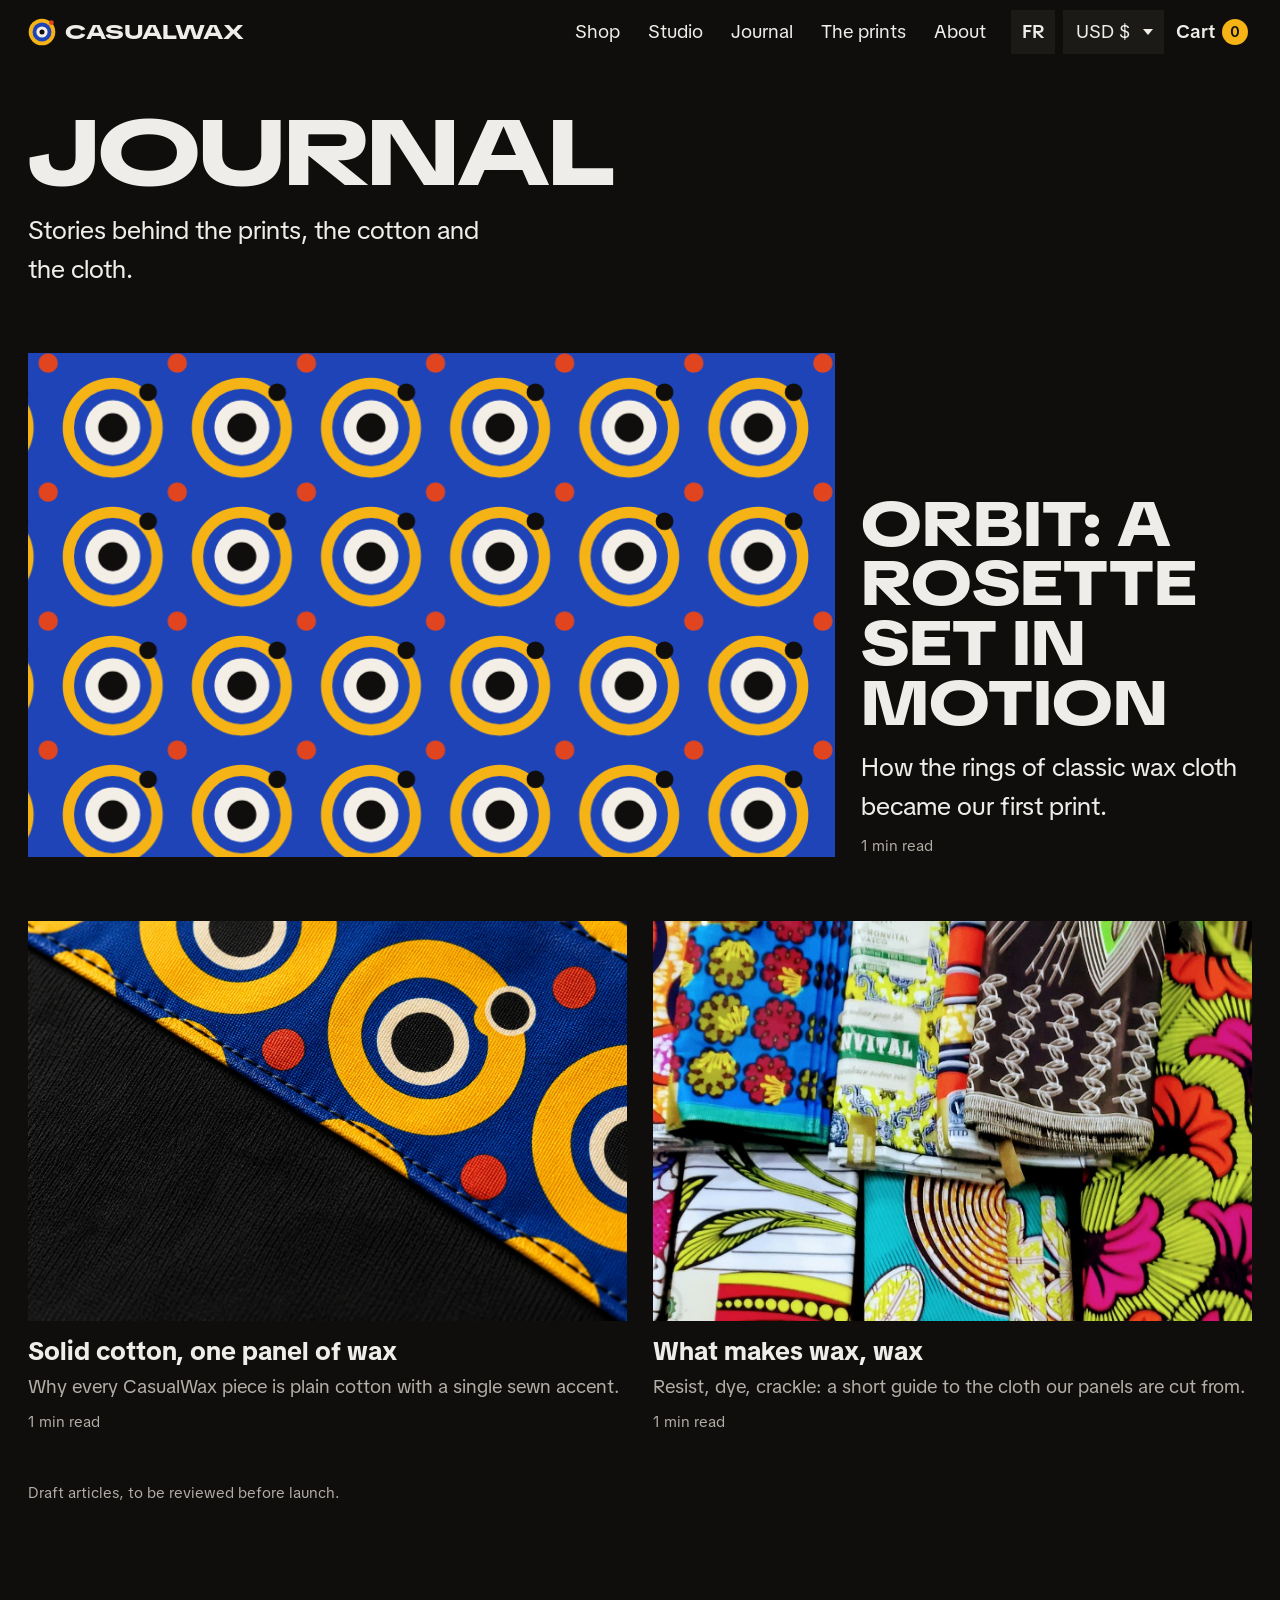
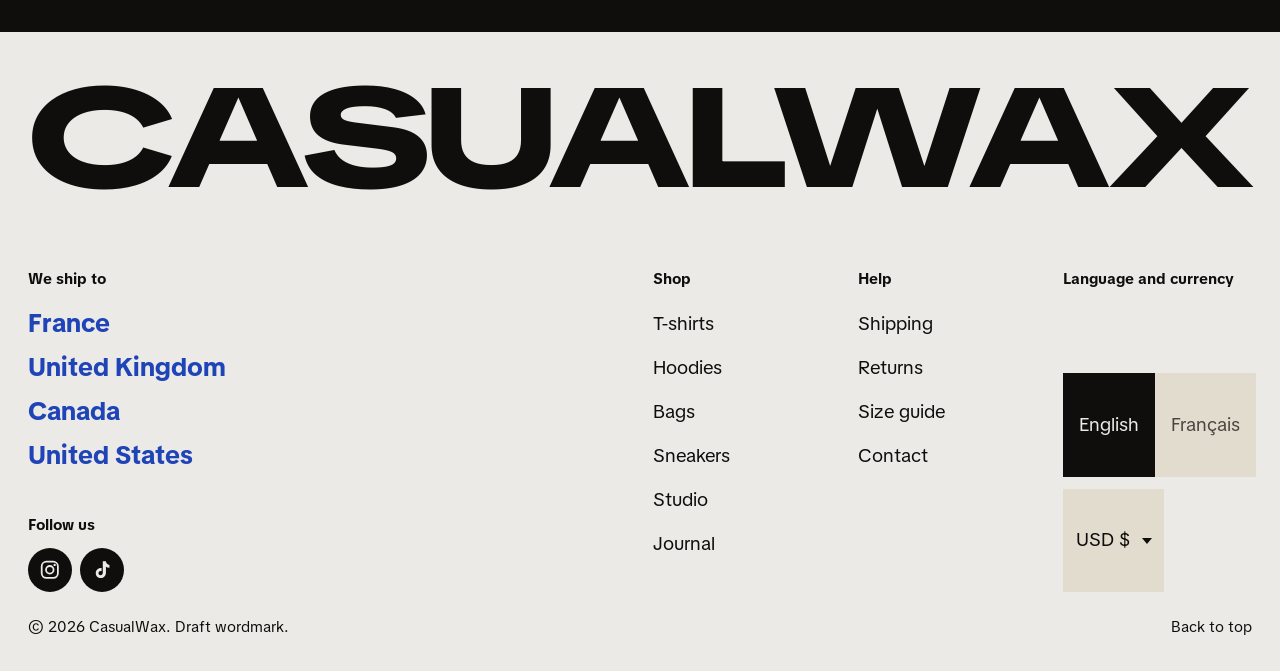
<file: journal.html>
<!doctype html>
<html lang="en">
<head>
  <meta name="robots" content="noindex, nofollow">
<meta charset="utf-8">
<meta name="viewport" content="width=device-width, initial-scale=1, viewport-fit=cover">
<title>Journal · CasualWax</title>
<meta name="description" content="Stories behind CasualWax: the original prints, West African cotton and the craft of real wax cloth.">
<meta name="theme-color" content="#0f0e0d">
<link rel="icon" href="data:image/svg+xml,%3Csvg xmlns=%27http://www.w3.org/2000/svg%27 viewBox=%270 0 40 40%27%3E%3Ccircle cx=%2720%27 cy=%2720%27 r=%2719%27 fill=%27%23f5b315%27/%3E%3Ccircle cx=%2720%27 cy=%2720%27 r=%2713.5%27 fill=%27%231e44b8%27/%3E%3Ccircle cx=%2720%27 cy=%2720%27 r=%278%27 fill=%27%23efede9%27/%3E%3Ccircle cx=%2720%27 cy=%2720%27 r=%273.6%27 fill=%27%230f0e0d%27/%3E%3C/svg%3E">
<link rel="preconnect" href="https://fonts.googleapis.com">
<link rel="preconnect" href="https://fonts.gstatic.com" crossorigin>
<link href="https://fonts.googleapis.com/css2?family=TikTok+Sans:wdth,wght@75..150,300..900&display=swap" rel="stylesheet">
<link rel="stylesheet" href="styles.css?v=20261027h">
<script>document.documentElement.classList.add('js')</script>
</head>
<body data-page="journal">

<!--
  CasualWax journal index (Shopify: templates/blog.json + sections/main-blog.liquid). Articles come from site-data.js?v=20261027-121335 (edited in the admin).
-->


<svg class="defs" aria-hidden="true" focusable="false" width="0" height="0">
  <defs>
    <symbol id="mark" viewBox="0 0 40 40">
      <circle cx="20" cy="20" r="19" fill="#f5b315"/>
      <circle cx="20" cy="20" r="13.5" fill="#1e44b8"/>
      <circle cx="20" cy="20" r="8" fill="#f3efe6"/>
      <circle cx="20" cy="20" r="3.6" fill="#0f0e0d"/>
      <circle cx="33.4" cy="6.6" r="3.4" fill="#e0451f"/>
    </symbol>
  </defs>
</svg>

<a class="skip" href="#main" data-i18n="skip">Skip to content</a>

<!-- ===================== sections/header.liquid ===================== -->
<header class="site-header" data-shopify-section="header">
  <div class="bar">
    <a class="wordmark" href="index.html" aria-label="CasualWax, home">
      <svg class="wordmark-mark" aria-hidden="true"><use href="#mark"/></svg>
      <span class="wordmark-type">CasualWax</span>
    </a>
    <nav class="nav-main" aria-label="Main">
      <a class="link" href="shop.html" data-i18n="nav.shop">Shop</a>
      <a class="link" href="studio.html" data-i18n="nav.studio">Studio</a>
      <a class="link" href="journal.html" aria-current="page" data-i18n="nav.journal">Journal</a>
      <a class="link" href="index.html#prints" data-i18n="nav.prints">The prints</a>
      <a class="link" href="about.html" data-i18n="nav.about">About</a>
    </nav>
    <div class="bar-tools">
      <div class="prefs">
        <button class="pref-lang" type="button" data-action="toggle-lang" aria-label="Passer en français"><span data-i18n="lang.other">FR</span></button>
        <label class="sr-only" for="currency-head" data-i18n="currency.label">Currency</label>
        <select id="currency-head" class="pref-currency" data-currency-select>
          <option value="EUR">EUR €</option><option value="GBP">GBP £</option><option value="CAD">CAD $</option><option value="USD">USD $</option>
        </select>
      </div>
      <a class="cart-link" href="cart.html" data-cart-link><span class="cart-word" data-i18n="cart">Cart</span> <span class="cart-count" data-cart-count>0</span></a>
      <button class="menu-button" type="button" aria-expanded="false" aria-controls="menu" data-action="menu"><span data-i18n="menu">Menu</span></button>
    </div>
  </div>
  <div class="menu" id="menu" hidden>
    <nav aria-label="Shop" class="menu-links">
      <a href="shop.html?c=tees" data-i18n="col.tees">T-shirts</a>
      <a href="shop.html?c=hoodies" data-i18n="col.hoodies">Hoodies</a>
      <a href="shop.html?c=bags" data-i18n="col.bags">Bags</a>
      <a href="shop.html?c=sneakers" data-i18n="col.sneakers">Sneakers</a>
      <a href="studio.html" data-i18n="nav.studio">Studio</a>
      <a href="journal.html" aria-current="page" data-i18n="nav.journal">Journal</a>
      <a href="index.html#prints" data-i18n="nav.prints">The prints</a>
      <a href="about.html" data-i18n="nav.about">About</a>
    </nav>
    <div class="menu-prefs">
      <div class="seg" role="group" aria-label="Language">
        <button type="button" data-set-lang="en" aria-pressed="true">English</button>
        <button type="button" data-set-lang="fr" aria-pressed="false">Français</button>
      </div>
      <label class="menu-currency"><span data-i18n="currency.label">Currency</span>
        <select data-currency-select>
          <option value="EUR">EUR €</option><option value="GBP">GBP £</option><option value="CAD">CAD $</option><option value="USD">USD $</option>
        </select>
      </label>
    </div>
  </div>
</header>

<main id="main">

<!-- ===================== sections/main-blog.liquid ===================== -->
<section class="journal" data-shopify-section="main-blog" aria-labelledby="journal-title">
  <header class="journal-head">
    <h1 class="journal-title" id="journal-title" data-i18n="nav.journal">Journal</h1>
    <p class="journal-lede" data-i18n="journal.lede">Stories behind the prints, the cotton and the cloth.</p>
  </header>
  <div class="post-grid post-grid--index" data-journal-list></div>
  <p class="note" data-placeholder="draft" data-i18n="journal.draft">Draft articles, to be reviewed before launch.</p>
</section>

</main>

<!-- ===================== sections/footer.liquid ===================== -->
<footer class="site-footer" data-shopify-section="footer">
  <p class="footer-name" aria-hidden="true">CasualWax</p>
  <div class="footer-row">
    <div class="footer-places">
      <h2 class="footer-h" data-i18n="footer.ships">We ship to</h2>
      <ul>
        <li><a href="help.html#shipping" data-i18n="c.fr">France</a></li>
        <li><a href="help.html#shipping" data-i18n="c.uk">United Kingdom</a></li>
        <li><a href="help.html#shipping" data-i18n="c.ca">Canada</a></li>
        <li><a href="help.html#shipping" data-i18n="c.us">United States</a></li>
      </ul>
      <h2 class="footer-h footer-h--follow" data-i18n="footer.follow">Follow us</h2>
      <ul class="social">
        <li><a class="social-link" href="#" data-social="instagram" aria-label="CasualWax on Instagram" data-i18n-label="social.ig"><svg viewBox="0 0 24 24" aria-hidden="true" focusable="false"><rect x="3" y="3" width="18" height="18" rx="5.2" fill="none" stroke="currentColor" stroke-width="2"/><circle cx="12" cy="12" r="4.2" fill="none" stroke="currentColor" stroke-width="2"/><circle cx="17.4" cy="6.6" r="1.3" fill="currentColor"/></svg></a></li>
        <li><a class="social-link" href="#" data-social="tiktok" aria-label="CasualWax on TikTok" data-i18n-label="social.tt"><svg viewBox="0 0 24 24" aria-hidden="true" focusable="false"><path fill="currentColor" d="M16.6 2.5c.3 2.3 1.7 3.9 3.9 4.1v3.2c-1.4.1-2.8-.3-3.9-1.1v6.6c0 3.4-2.5 5.9-5.8 5.9-3.1 0-5.5-2.4-5.5-5.5 0-3.4 2.9-6 6.5-5.6v3.3c-.4-.1-.8-.2-1.2-.1-1.4.1-2.4 1.1-2.3 2.5.1 1.3 1.1 2.2 2.4 2.2 1.4 0 2.4-1.1 2.4-2.6V2.5h3.5z"/></svg></a></li>
      </ul>
    </div>
    <nav class="footer-links" aria-label="Footer">
      <div>
        <h2 class="footer-h" data-i18n="nav.shop">Shop</h2>
        <ul><li><a class="link" href="shop.html?c=tees" data-i18n="col.tees">T-shirts</a></li><li><a class="link" href="shop.html?c=hoodies" data-i18n="col.hoodies">Hoodies</a></li><li><a class="link" href="shop.html?c=bags" data-i18n="col.bags">Bags</a></li><li><a class="link" href="shop.html?c=sneakers" data-i18n="col.sneakers">Sneakers</a></li><li><a class="link" href="studio.html" data-i18n="nav.studio">Studio</a></li><li><a class="link" href="journal.html" data-i18n="nav.journal">Journal</a></li></ul>
      </div>
      <div>
        <h2 class="footer-h" data-i18n="footer.help">Help</h2>
        <ul><li><a class="link" href="help.html#shipping" data-i18n="trust.ship">Shipping</a></li><li><a class="link" href="help.html#returns" data-i18n="trust.ret">Returns</a></li><li><a class="link" href="help.html#size-guide" data-i18n="footer.size">Size guide</a></li><li><a class="link" href="help.html#contact" data-i18n="footer.contact">Contact</a></li></ul>
      </div>
      <div class="footer-prefs">
        <h2 class="footer-h" data-i18n="footer.prefs">Language and currency</h2>
        <div class="seg" role="group" aria-label="Language">
          <button type="button" data-set-lang="en" aria-pressed="true">English</button>
          <button type="button" data-set-lang="fr" aria-pressed="false">Français</button>
        </div>
        <label class="sr-only" for="currency-foot" data-i18n="currency.label">Currency</label>
        <select id="currency-foot" data-currency-select>
          <option value="EUR">EUR €</option><option value="GBP">GBP £</option><option value="CAD">CAD $</option><option value="USD">USD $</option>
        </select>
      </div>
    </nav>
  </div>
  <div class="footer-legal">
    <p>© 2026 CasualWax. <span data-i18n="footer.draft">Draft wordmark.</span></p>
    <a class="link" href="#main" data-i18n="footer.top">Back to top</a>
  </div>
</footer>

<div class="toast" role="status" aria-live="polite" data-toast hidden>
  <p data-toast-text></p>
  <a href="cart.html" data-i18n="toast.view">View cart</a>
</div>

<script src="wax-render.js?v=20261025" defer></script>
<script src="site-data.js?v=20261027-121335" defer></script>
<script src="main.js?v=20261027f" defer></script>
</body>
</html>
</file>
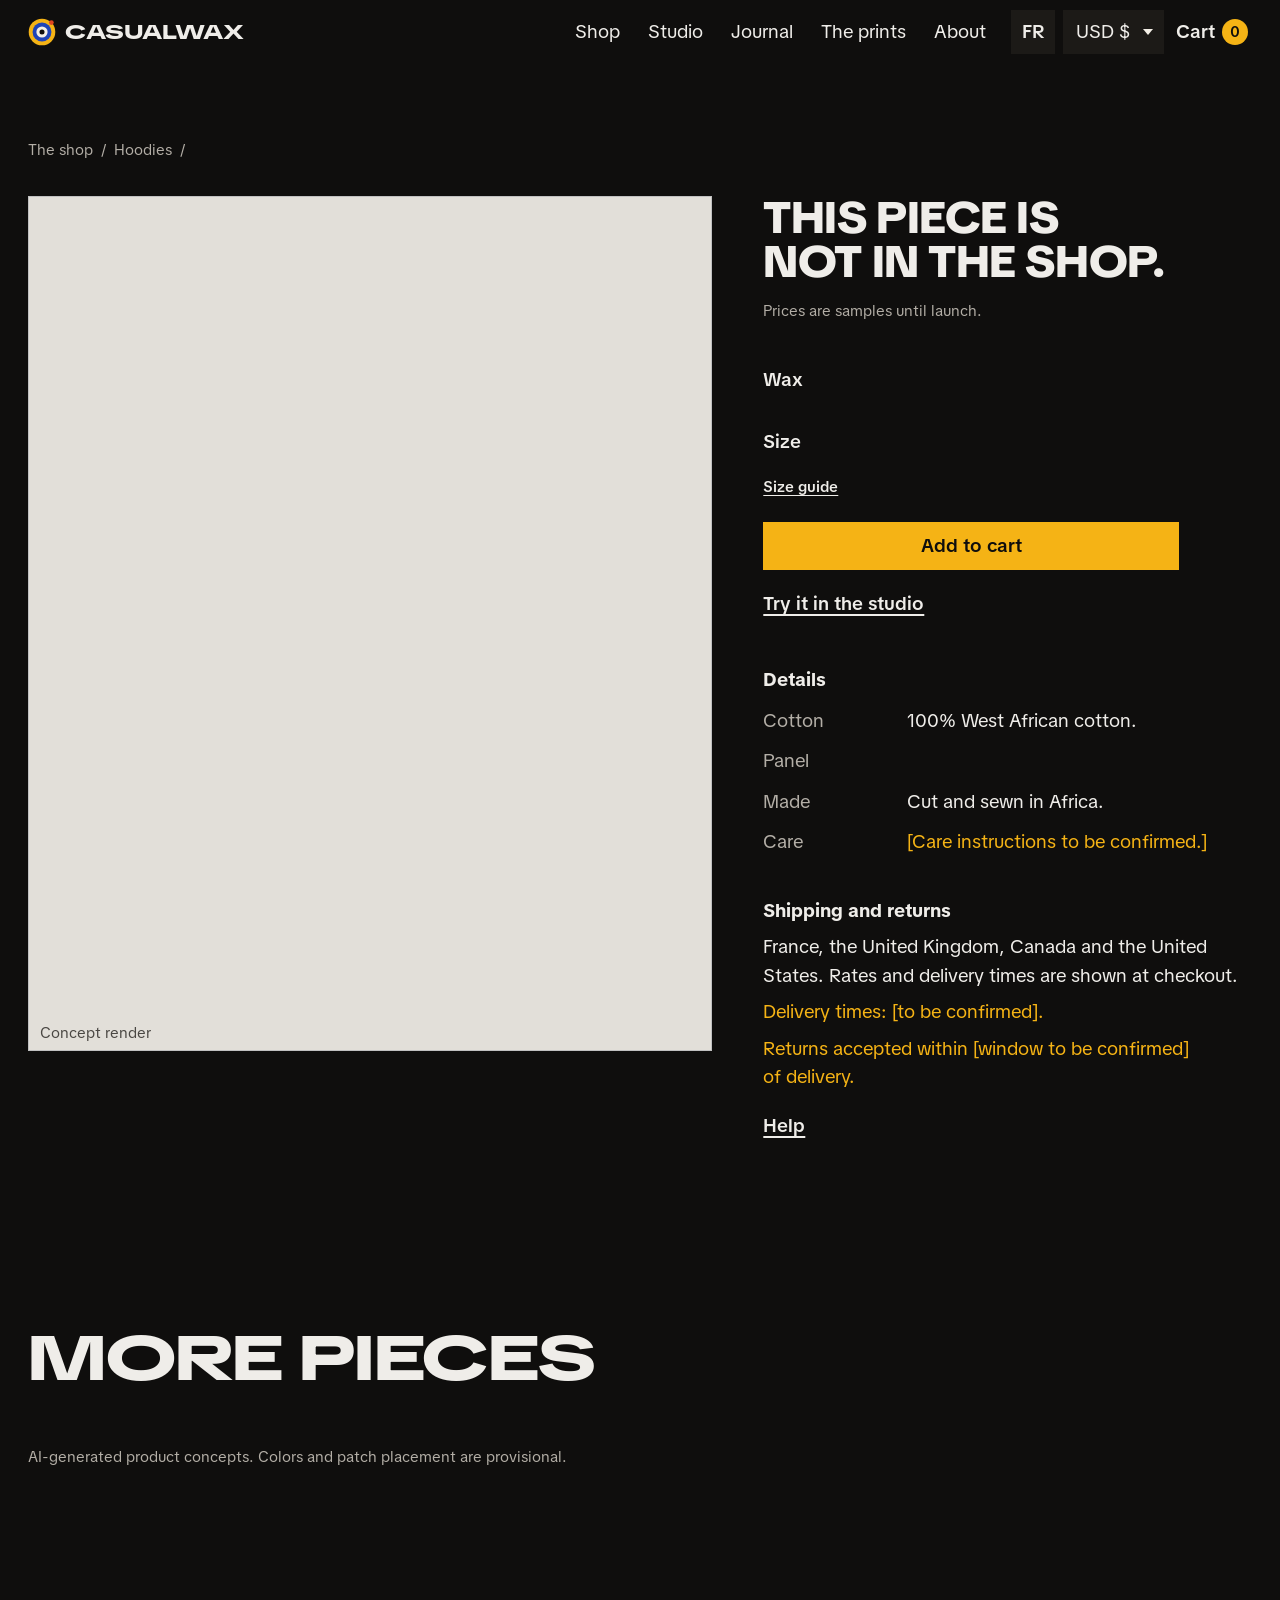
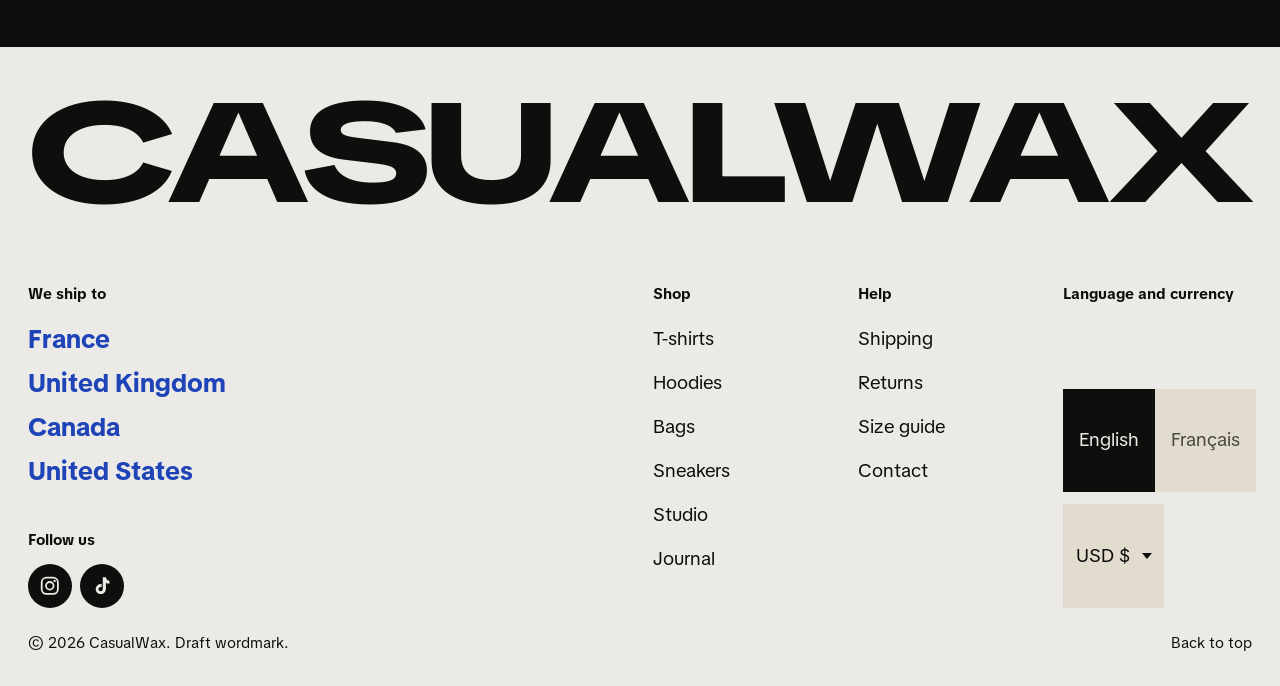
<file: product.html>
<!doctype html>
<html lang="en">
<head>
  <meta name="robots" content="noindex, nofollow">
<meta charset="utf-8">
<meta name="viewport" content="width=device-width, initial-scale=1, viewport-fit=cover">
<title>Hoodie, Orbit · CasualWax</title>
<meta name="description" content="A CasualWax piece in solid West African cotton with an original wax panel sewn on.">
<meta name="theme-color" content="#0f0e0d">
<link rel="icon" href="data:image/svg+xml,%3Csvg xmlns=%27http://www.w3.org/2000/svg%27 viewBox=%270 0 40 40%27%3E%3Ccircle cx=%2720%27 cy=%2720%27 r=%2719%27 fill=%27%23f5b315%27/%3E%3Ccircle cx=%2720%27 cy=%2720%27 r=%2713.5%27 fill=%27%231e44b8%27/%3E%3Ccircle cx=%2720%27 cy=%2720%27 r=%278%27 fill=%27%23efede9%27/%3E%3Ccircle cx=%2720%27 cy=%2720%27 r=%273.6%27 fill=%27%230f0e0d%27/%3E%3C/svg%3E">
<link rel="preconnect" href="https://fonts.googleapis.com">
<link rel="preconnect" href="https://fonts.gstatic.com" crossorigin>
<link href="https://fonts.googleapis.com/css2?family=TikTok+Sans:wdth,wght@75..150,300..900&display=swap" rel="stylesheet">
<link rel="stylesheet" href="styles.css?v=20261027h">
<script>document.documentElement.classList.add('js')</script>
</head>
<body data-page="product">

<!--
  CasualWax product page (Shopify: templates/product.json + sections/main-product.liquid).
  ?piece=hoodie&wax=orbit. Wax and size are the product options; the views are the product media.
-->

<svg class="defs" aria-hidden="true" focusable="false" width="0" height="0">
  <defs>
    <symbol id="mark" viewBox="0 0 40 40">
      <circle cx="20" cy="20" r="19" fill="#f5b315"/>
      <circle cx="20" cy="20" r="13.5" fill="#1e44b8"/>
      <circle cx="20" cy="20" r="8" fill="#f3efe6"/>
      <circle cx="20" cy="20" r="3.6" fill="#0f0e0d"/>
      <circle cx="33.4" cy="6.6" r="3.4" fill="#e0451f"/>
    </symbol>
  </defs>
</svg>

<a class="skip" href="#main" data-i18n="skip">Skip to content</a>

<!-- ===================== sections/header.liquid ===================== -->
<header class="site-header" data-shopify-section="header">
  <div class="bar">
    <a class="wordmark" href="index.html" aria-label="CasualWax, home">
      <svg class="wordmark-mark" aria-hidden="true"><use href="#mark"/></svg>
      <span class="wordmark-type">CasualWax</span>
    </a>
    <nav class="nav-main" aria-label="Main">
      <a class="link" href="shop.html" data-i18n="nav.shop">Shop</a>
      <a class="link" href="studio.html" data-i18n="nav.studio">Studio</a>
      <a class="link" href="journal.html" data-i18n="nav.journal">Journal</a>
      <a class="link" href="index.html#prints" data-i18n="nav.prints">The prints</a>
      <a class="link" href="about.html" data-i18n="nav.about">About</a>
    </nav>
    <div class="bar-tools">
      <div class="prefs">
        <button class="pref-lang" type="button" data-action="toggle-lang" aria-label="Passer en français"><span data-i18n="lang.other">FR</span></button>
        <label class="sr-only" for="currency-head" data-i18n="currency.label">Currency</label>
        <select id="currency-head" class="pref-currency" data-currency-select>
          <option value="EUR">EUR €</option><option value="GBP">GBP £</option><option value="CAD">CAD $</option><option value="USD">USD $</option>
        </select>
      </div>
      <a class="cart-link" href="cart.html" data-cart-link><span class="cart-word" data-i18n="cart">Cart</span> <span class="cart-count" data-cart-count>0</span></a>
      <button class="menu-button" type="button" aria-expanded="false" aria-controls="menu" data-action="menu"><span data-i18n="menu">Menu</span></button>
    </div>
  </div>
  <div class="menu" id="menu" hidden>
    <nav aria-label="Shop" class="menu-links">
      <a href="shop.html?c=tees" data-i18n="col.tees">T-shirts</a>
      <a href="shop.html?c=hoodies" data-i18n="col.hoodies">Hoodies</a>
      <a href="shop.html?c=bags" data-i18n="col.bags">Bags</a>
      <a href="shop.html?c=sneakers" data-i18n="col.sneakers">Sneakers</a>
      <a href="studio.html" data-i18n="nav.studio">Studio</a>
      <a href="journal.html" data-i18n="nav.journal">Journal</a>
      <a href="index.html#prints" data-i18n="nav.prints">The prints</a>
      <a href="about.html" data-i18n="nav.about">About</a>
    </nav>
    <div class="menu-prefs">
      <div class="seg" role="group" aria-label="Language">
        <button type="button" data-set-lang="en" aria-pressed="true">English</button>
        <button type="button" data-set-lang="fr" aria-pressed="false">Français</button>
      </div>
      <label class="menu-currency"><span data-i18n="currency.label">Currency</span>
        <select data-currency-select>
          <option value="EUR">EUR €</option><option value="GBP">GBP £</option><option value="CAD">CAD $</option><option value="USD">USD $</option>
        </select>
      </label>
    </div>
  </div>
</header>

<main id="main">

<!-- ===================== sections/main-product.liquid ===================== -->
<section class="pdp" data-pdp aria-labelledby="pdp-title">
  <nav class="crumbs" aria-label="Breadcrumb">
    <a class="link" href="shop.html" data-i18n="shop.page">The shop</a> <span aria-hidden="true">/</span>
    <a class="link" href="shop.html" data-pdp-cat>Hoodies</a> <span aria-hidden="true">/</span>
    <span aria-current="page" data-pdp-crumb></span>
  </nav>
  <div class="pdp-grid">
    <!-- on a phone the name and price come first, then the picture, then the choice -->
    <div class="pdp-head">
      <h1 id="pdp-title" class="pdp-title"><span data-pdp-name>Hoodie</span><span data-pdp-body>, <span data-pdp-wax>Orbit</span></span></h1>
      <div data-pdp-body>
        <p class="pdp-price" data-pdp-price></p>
        <p class="pdp-note" data-i18n="note.prices">Prices are samples until launch.</p>
        <p class="pdp-line" data-pdp-line></p>
      </div>
    </div>
    <div class="pdp-gallery" data-pdp-body>
      <figure class="stage pdp-stage">
        <img alt="" width="800" height="1000" fetchpriority="high" decoding="async" data-pdp-img>
        <figcaption class="hero-note" data-i18n="hero.note">Concept render</figcaption>
      </figure>
      <div class="pdp-views" role="group" aria-label="Views of the piece" data-i18n-label="pdp.views" data-pdp-views></div>
    </div>
    <div class="pdp-panel" data-pdp-body>
        <form class="pdp-form" data-pdp-form novalidate>
          <fieldset class="pdp-set">
            <legend data-i18n="hero.waxLabel">Wax</legend>
            <div class="pdp-waxes" data-pdp-waxes></div>
          </fieldset>
          <fieldset class="pdp-set" data-pdp-size-box>
            <legend data-i18n="size">Size</legend>
            <div class="pdp-sizes" data-pdp-sizes></div>
            <a class="link pdp-guide" href="help.html#size-guide" data-i18n="footer.size">Size guide</a>
          </fieldset>
          <p class="pdp-one" data-pdp-one-size data-i18n="onesize" hidden>One size</p>
          <p class="pdp-msg" role="alert" data-pdp-msg></p>
          <button class="button pdp-add" type="submit" data-pdp-add data-i18n="add">Add to cart</button>
        </form>
        <a class="link pdp-studio" href="studio.html" data-pdp-studio data-i18n="hero.try">Try it in the studio</a>
        <h2 class="pdp-h" data-i18n="pdp.details">Details</h2>
        <dl class="pdp-details">
          <div data-pdp-cotton><dt data-i18n="pdp.cotton">Cotton</dt><dd data-i18n="pdp.cotton.d">100% West African cotton.</dd></div>
          <div><dt data-i18n="pdp.panel">Panel</dt><dd data-pdp-panel></dd></div>
          <div><dt data-i18n="pdp.made">Made</dt><dd data-i18n="pdp.made.d">Cut and sewn in Africa.</dd></div>
          <div><dt data-i18n="pdp.care">Care</dt><dd data-placeholder="tbc" data-i18n="pdp.care.d">[Care instructions to be confirmed.]</dd></div>
        </dl>
        <h2 class="pdp-h" data-i18n="pdp.ship">Shipping and returns</h2>
        <p class="pdp-small" data-i18n="trust.ship.d"></p>
        <p class="pdp-small" data-placeholder="tbc" data-i18n="help.ship.time"></p>
        <p class="pdp-small" data-placeholder="tbc" data-i18n="trust.ret.d"></p>
        <a class="link pdp-help" href="help.html#shipping" data-i18n="help.title">Help</a>
    </div>
  </div>
</section>

<section class="pdp-more" aria-labelledby="more-title">
  <h2 id="more-title" class="head" data-i18n="pdp.more">More pieces</h2>
  <ul class="shop-grid" data-pdp-more></ul>
  <p class="image-note" data-i18n="image.notice">AI-generated product concepts. Colors and patch placement are provisional.</p>
</section>

</main>

<!-- ===================== sections/footer.liquid ===================== -->
<footer class="site-footer" data-shopify-section="footer">
  <p class="footer-name" aria-hidden="true">CasualWax</p>
  <div class="footer-row">
    <div class="footer-places">
      <h2 class="footer-h" data-i18n="footer.ships">We ship to</h2>
      <ul>
        <li><a href="help.html#shipping" data-i18n="c.fr">France</a></li>
        <li><a href="help.html#shipping" data-i18n="c.uk">United Kingdom</a></li>
        <li><a href="help.html#shipping" data-i18n="c.ca">Canada</a></li>
        <li><a href="help.html#shipping" data-i18n="c.us">United States</a></li>
      </ul>
      <h2 class="footer-h footer-h--follow" data-i18n="footer.follow">Follow us</h2>
      <ul class="social">
        <li><a class="social-link" href="#" data-social="instagram" aria-label="CasualWax on Instagram" data-i18n-label="social.ig"><svg viewBox="0 0 24 24" aria-hidden="true" focusable="false"><rect x="3" y="3" width="18" height="18" rx="5.2" fill="none" stroke="currentColor" stroke-width="2"/><circle cx="12" cy="12" r="4.2" fill="none" stroke="currentColor" stroke-width="2"/><circle cx="17.4" cy="6.6" r="1.3" fill="currentColor"/></svg></a></li>
        <li><a class="social-link" href="#" data-social="tiktok" aria-label="CasualWax on TikTok" data-i18n-label="social.tt"><svg viewBox="0 0 24 24" aria-hidden="true" focusable="false"><path fill="currentColor" d="M16.6 2.5c.3 2.3 1.7 3.9 3.9 4.1v3.2c-1.4.1-2.8-.3-3.9-1.1v6.6c0 3.4-2.5 5.9-5.8 5.9-3.1 0-5.5-2.4-5.5-5.5 0-3.4 2.9-6 6.5-5.6v3.3c-.4-.1-.8-.2-1.2-.1-1.4.1-2.4 1.1-2.3 2.5.1 1.3 1.1 2.2 2.4 2.2 1.4 0 2.4-1.1 2.4-2.6V2.5h3.5z"/></svg></a></li>
      </ul>
    </div>
    <nav class="footer-links" aria-label="Footer">
      <div>
        <h2 class="footer-h" data-i18n="nav.shop">Shop</h2>
        <ul><li><a class="link" href="shop.html?c=tees" data-i18n="col.tees">T-shirts</a></li><li><a class="link" href="shop.html?c=hoodies" data-i18n="col.hoodies">Hoodies</a></li><li><a class="link" href="shop.html?c=bags" data-i18n="col.bags">Bags</a></li><li><a class="link" href="shop.html?c=sneakers" data-i18n="col.sneakers">Sneakers</a></li><li><a class="link" href="studio.html" data-i18n="nav.studio">Studio</a></li><li><a class="link" href="journal.html" data-i18n="nav.journal">Journal</a></li></ul>
      </div>
      <div>
        <h2 class="footer-h" data-i18n="footer.help">Help</h2>
        <ul><li><a class="link" href="help.html#shipping" data-i18n="trust.ship">Shipping</a></li><li><a class="link" href="help.html#returns" data-i18n="trust.ret">Returns</a></li><li><a class="link" href="help.html#size-guide" data-i18n="footer.size">Size guide</a></li><li><a class="link" href="help.html#contact" data-i18n="footer.contact">Contact</a></li></ul>
      </div>
      <div class="footer-prefs">
        <h2 class="footer-h" data-i18n="footer.prefs">Language and currency</h2>
        <div class="seg" role="group" aria-label="Language">
          <button type="button" data-set-lang="en" aria-pressed="true">English</button>
          <button type="button" data-set-lang="fr" aria-pressed="false">Français</button>
        </div>
        <label class="sr-only" for="currency-foot" data-i18n="currency.label">Currency</label>
        <select id="currency-foot" data-currency-select>
          <option value="EUR">EUR €</option><option value="GBP">GBP £</option><option value="CAD">CAD $</option><option value="USD">USD $</option>
        </select>
      </div>
    </nav>
  </div>
  <div class="footer-legal">
    <p>© 2026 CasualWax. <span data-i18n="footer.draft">Draft wordmark.</span></p>
    <a class="link" href="#main" data-i18n="footer.top">Back to top</a>
  </div>
</footer>

<div class="toast" role="status" aria-live="polite" data-toast hidden>
  <p data-toast-text></p>
  <a href="cart.html" data-i18n="toast.view">View cart</a>
</div>

<script src="wax-render.js?v=20261025" defer></script>
<script src="site-data.js?v=20261027-121335" defer></script>
<script src="main.js?v=20261027f" defer></script>
</body>
</html>
</file>
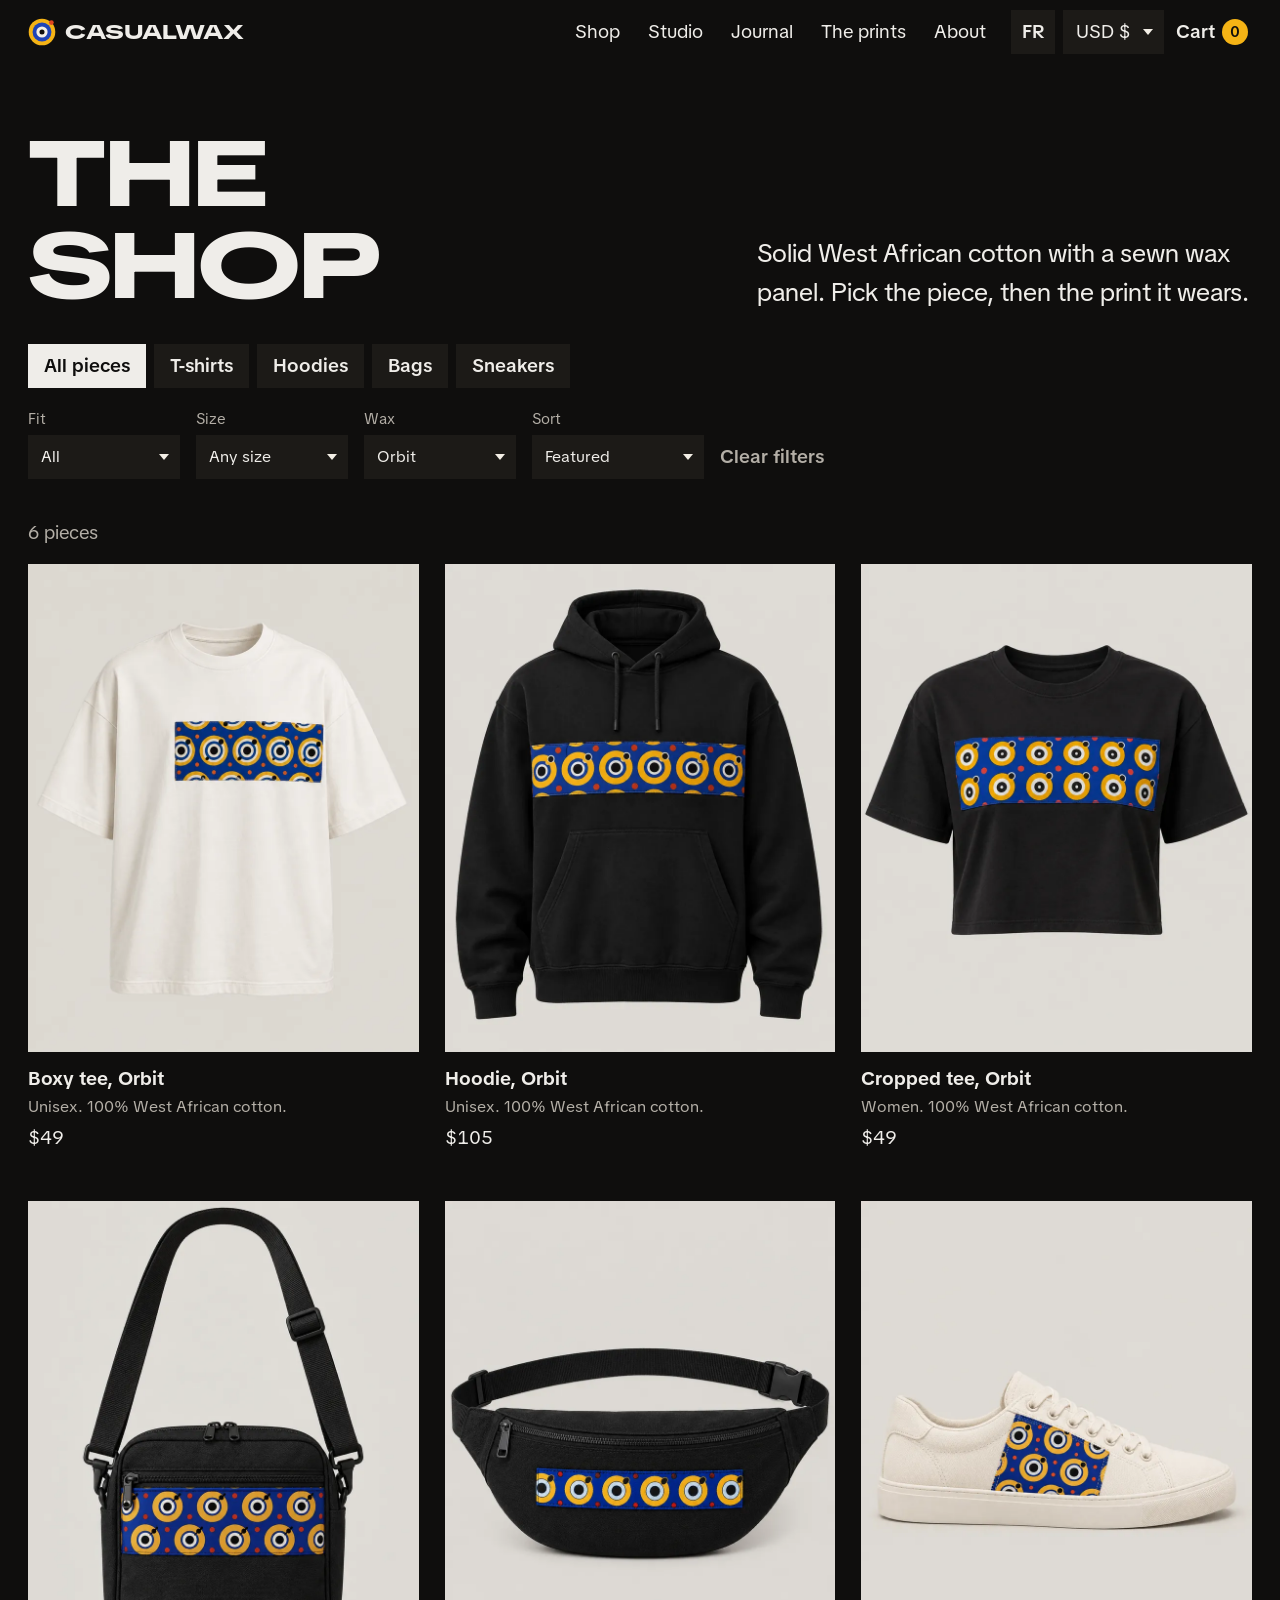
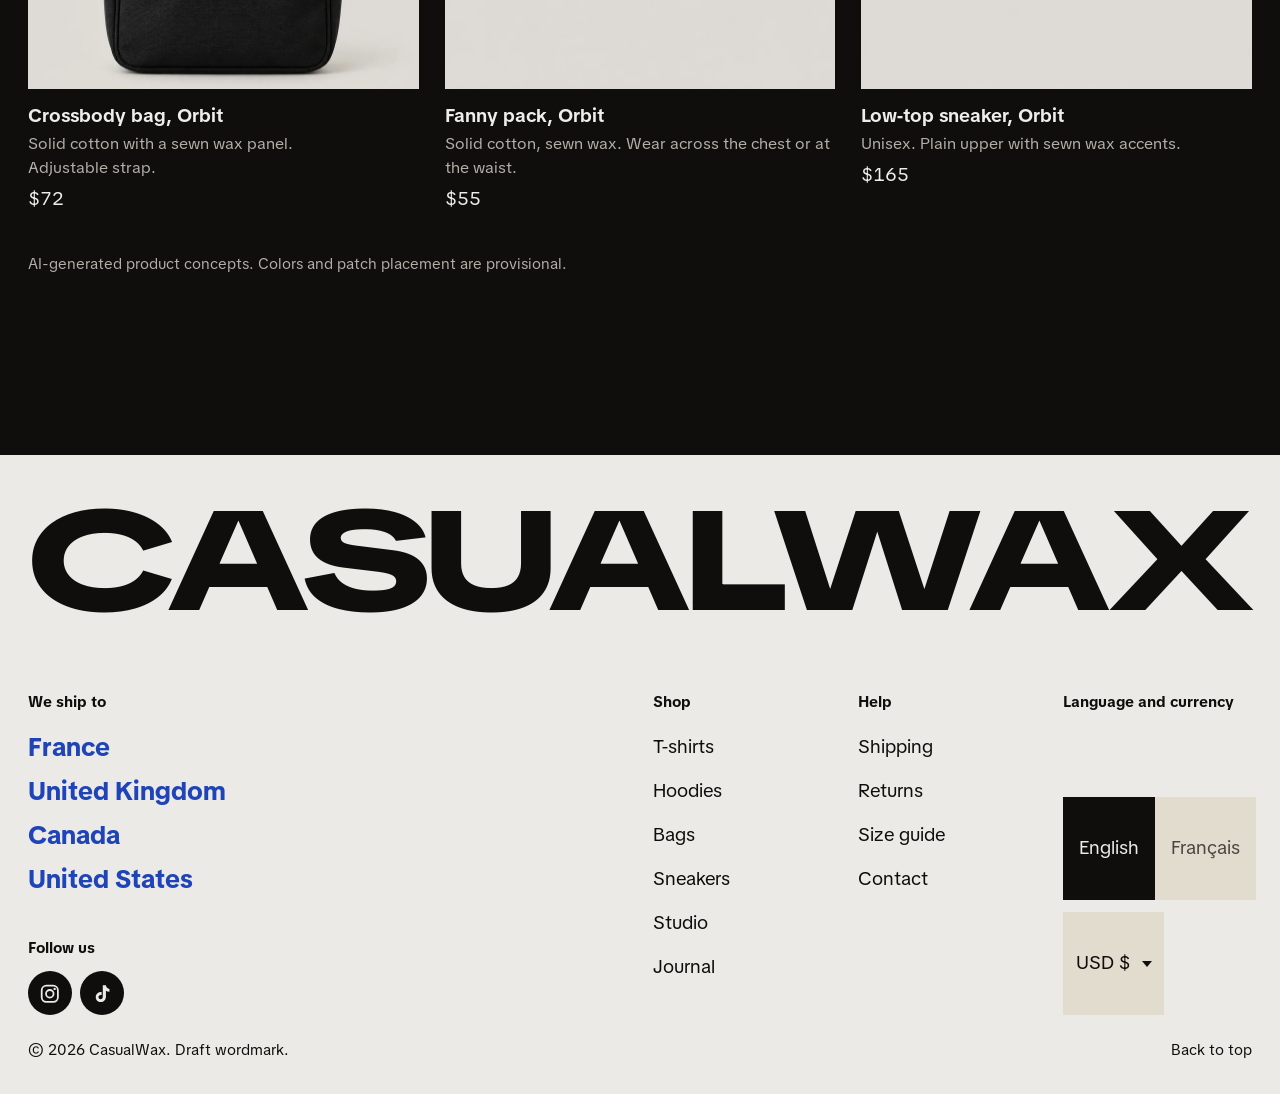
<file: shop.html>
<!doctype html>
<html lang="en">
<head>
  <meta name="robots" content="noindex, nofollow">
<meta charset="utf-8">
<meta name="viewport" content="width=device-width, initial-scale=1, viewport-fit=cover">
<title>Shop wax print streetwear · CasualWax</title>
<meta name="description" content="Shop CasualWax: T-shirts, hoodies, bags and sneakers in solid West African cotton with original sewn wax panels. Shipped to France, the UK, Canada and the US.">
<meta name="theme-color" content="#0f0e0d">
<link rel="icon" href="data:image/svg+xml,%3Csvg xmlns=%27http://www.w3.org/2000/svg%27 viewBox=%270 0 40 40%27%3E%3Ccircle cx=%2720%27 cy=%2720%27 r=%2719%27 fill=%27%23f5b315%27/%3E%3Ccircle cx=%2720%27 cy=%2720%27 r=%2713.5%27 fill=%27%231e44b8%27/%3E%3Ccircle cx=%2720%27 cy=%2720%27 r=%278%27 fill=%27%23efede9%27/%3E%3Ccircle cx=%2720%27 cy=%2720%27 r=%273.6%27 fill=%27%230f0e0d%27/%3E%3C/svg%3E">
<link rel="preconnect" href="https://fonts.googleapis.com">
<link rel="preconnect" href="https://fonts.gstatic.com" crossorigin>
<link href="https://fonts.googleapis.com/css2?family=TikTok+Sans:wdth,wght@75..150,300..900&display=swap" rel="stylesheet">
<link rel="stylesheet" href="styles.css?v=20261027h">
<script>document.documentElement.classList.add('js')</script>
</head>
<body data-page="shop">

<!--
  CasualWax shop: every piece or one category, with filters (Shopify: templates/collection.json + sections/main-collection.liquid).
  ?c=tees|hoodies|bags|sneakers picks the category; fit, size and sort filter and order; the wax dresses every card.
-->

<svg class="defs" aria-hidden="true" focusable="false" width="0" height="0">
  <defs>
    <symbol id="mark" viewBox="0 0 40 40">
      <circle cx="20" cy="20" r="19" fill="#f5b315"/>
      <circle cx="20" cy="20" r="13.5" fill="#1e44b8"/>
      <circle cx="20" cy="20" r="8" fill="#f3efe6"/>
      <circle cx="20" cy="20" r="3.6" fill="#0f0e0d"/>
      <circle cx="33.4" cy="6.6" r="3.4" fill="#e0451f"/>
    </symbol>
  </defs>
</svg>

<a class="skip" href="#main" data-i18n="skip">Skip to content</a>

<!-- ===================== sections/header.liquid ===================== -->
<header class="site-header" data-shopify-section="header">
  <div class="bar">
    <a class="wordmark" href="index.html" aria-label="CasualWax, home">
      <svg class="wordmark-mark" aria-hidden="true"><use href="#mark"/></svg>
      <span class="wordmark-type">CasualWax</span>
    </a>
    <nav class="nav-main" aria-label="Main">
      <a class="link" href="shop.html" aria-current="page" data-i18n="nav.shop">Shop</a>
      <a class="link" href="studio.html" data-i18n="nav.studio">Studio</a>
      <a class="link" href="journal.html" data-i18n="nav.journal">Journal</a>
      <a class="link" href="index.html#prints" data-i18n="nav.prints">The prints</a>
      <a class="link" href="about.html" data-i18n="nav.about">About</a>
    </nav>
    <div class="bar-tools">
      <div class="prefs">
        <button class="pref-lang" type="button" data-action="toggle-lang" aria-label="Passer en français"><span data-i18n="lang.other">FR</span></button>
        <label class="sr-only" for="currency-head" data-i18n="currency.label">Currency</label>
        <select id="currency-head" class="pref-currency" data-currency-select>
          <option value="EUR">EUR €</option><option value="GBP">GBP £</option><option value="CAD">CAD $</option><option value="USD">USD $</option>
        </select>
      </div>
      <a class="cart-link" href="cart.html" data-cart-link><span class="cart-word" data-i18n="cart">Cart</span> <span class="cart-count" data-cart-count>0</span></a>
      <button class="menu-button" type="button" aria-expanded="false" aria-controls="menu" data-action="menu"><span data-i18n="menu">Menu</span></button>
    </div>
  </div>
  <div class="menu" id="menu" hidden>
    <nav aria-label="Shop" class="menu-links">
      <a href="shop.html?c=tees" data-i18n="col.tees">T-shirts</a>
      <a href="shop.html?c=hoodies" data-i18n="col.hoodies">Hoodies</a>
      <a href="shop.html?c=bags" data-i18n="col.bags">Bags</a>
      <a href="shop.html?c=sneakers" data-i18n="col.sneakers">Sneakers</a>
      <a href="studio.html" data-i18n="nav.studio">Studio</a>
      <a href="journal.html" data-i18n="nav.journal">Journal</a>
      <a href="index.html#prints" data-i18n="nav.prints">The prints</a>
      <a href="about.html" data-i18n="nav.about">About</a>
    </nav>
    <div class="menu-prefs">
      <div class="seg" role="group" aria-label="Language">
        <button type="button" data-set-lang="en" aria-pressed="true">English</button>
        <button type="button" data-set-lang="fr" aria-pressed="false">Français</button>
      </div>
      <label class="menu-currency"><span data-i18n="currency.label">Currency</span>
        <select data-currency-select>
          <option value="EUR">EUR €</option><option value="GBP">GBP £</option><option value="CAD">CAD $</option><option value="USD">USD $</option>
        </select>
      </label>
    </div>
  </div>
</header>

<main id="main">

<!-- ===================== sections/main-collection.liquid ===================== -->
<section class="shop" data-shop aria-labelledby="shop-title">
  <div class="shop-head">
    <h1 id="shop-title" class="head shop-title" data-shop-title>The shop</h1>
    <p class="shop-lede" data-shop-lede>Solid West African cotton with a sewn wax panel. Pick the piece, then the print it wears.</p>
  </div>
  <nav class="shop-cats" aria-label="Categories" data-i18n-label="shop.cats">
    <a href="shop.html" data-cat="" data-i18n="shop.all">All pieces</a>
    <a href="shop.html?c=tees" data-cat="tees" data-i18n="col.tees">T-shirts</a>
    <a href="shop.html?c=hoodies" data-cat="hoodies" data-i18n="col.hoodies">Hoodies</a>
    <a href="shop.html?c=bags" data-cat="bags" data-i18n="col.bags">Bags</a>
    <a href="shop.html?c=sneakers" data-cat="sneakers" data-i18n="col.sneakers">Sneakers</a>
  </nav>
  <form class="shop-filters" data-shop-filters>
    <label class="shop-field"><span data-i18n="f.fit">Fit</span>
      <select name="fit"><option value="" data-i18n="f.all">All</option><option value="women" data-i18n="f.women">Women</option><option value="men" data-i18n="f.men">Men</option></select></label>
    <label class="shop-field" data-size-field><span data-i18n="f.size">Size</span>
      <select name="size"><option value="" data-i18n="f.anySize">Any size</option></select></label>
    <label class="shop-field"><span data-i18n="f.wax">Wax</span>
      <select name="wax"></select></label>
    <label class="shop-field"><span data-i18n="f.sort">Sort</span>
      <select name="sort"><option value="" data-i18n="sort.featured">Featured</option><option value="low" data-i18n="sort.low">Price, low to high</option><option value="high" data-i18n="sort.high">Price, high to low</option></select></label>
    <button class="link shop-clear" type="reset" data-i18n="f.clear">Clear filters</button>
  </form>
  <p class="shop-count" role="status" data-shop-count></p>
  <ul class="shop-grid" data-shop-grid></ul>
  <p class="shop-empty" data-shop-empty data-i18n="shop.empty" hidden>No piece matches these filters.</p>
  <p class="image-note" data-i18n="image.notice">AI-generated product concepts. Colors and patch placement are provisional.</p>
</section>

</main>

<!-- ===================== sections/footer.liquid ===================== -->
<footer class="site-footer" data-shopify-section="footer">
  <p class="footer-name" aria-hidden="true">CasualWax</p>
  <div class="footer-row">
    <div class="footer-places">
      <h2 class="footer-h" data-i18n="footer.ships">We ship to</h2>
      <ul>
        <li><a href="help.html#shipping" data-i18n="c.fr">France</a></li>
        <li><a href="help.html#shipping" data-i18n="c.uk">United Kingdom</a></li>
        <li><a href="help.html#shipping" data-i18n="c.ca">Canada</a></li>
        <li><a href="help.html#shipping" data-i18n="c.us">United States</a></li>
      </ul>
      <h2 class="footer-h footer-h--follow" data-i18n="footer.follow">Follow us</h2>
      <ul class="social">
        <li><a class="social-link" href="#" data-social="instagram" aria-label="CasualWax on Instagram" data-i18n-label="social.ig"><svg viewBox="0 0 24 24" aria-hidden="true" focusable="false"><rect x="3" y="3" width="18" height="18" rx="5.2" fill="none" stroke="currentColor" stroke-width="2"/><circle cx="12" cy="12" r="4.2" fill="none" stroke="currentColor" stroke-width="2"/><circle cx="17.4" cy="6.6" r="1.3" fill="currentColor"/></svg></a></li>
        <li><a class="social-link" href="#" data-social="tiktok" aria-label="CasualWax on TikTok" data-i18n-label="social.tt"><svg viewBox="0 0 24 24" aria-hidden="true" focusable="false"><path fill="currentColor" d="M16.6 2.5c.3 2.3 1.7 3.9 3.9 4.1v3.2c-1.4.1-2.8-.3-3.9-1.1v6.6c0 3.4-2.5 5.9-5.8 5.9-3.1 0-5.5-2.4-5.5-5.5 0-3.4 2.9-6 6.5-5.6v3.3c-.4-.1-.8-.2-1.2-.1-1.4.1-2.4 1.1-2.3 2.5.1 1.3 1.1 2.2 2.4 2.2 1.4 0 2.4-1.1 2.4-2.6V2.5h3.5z"/></svg></a></li>
      </ul>
    </div>
    <nav class="footer-links" aria-label="Footer">
      <div>
        <h2 class="footer-h" data-i18n="nav.shop">Shop</h2>
        <ul><li><a class="link" href="shop.html?c=tees" data-i18n="col.tees">T-shirts</a></li><li><a class="link" href="shop.html?c=hoodies" data-i18n="col.hoodies">Hoodies</a></li><li><a class="link" href="shop.html?c=bags" data-i18n="col.bags">Bags</a></li><li><a class="link" href="shop.html?c=sneakers" data-i18n="col.sneakers">Sneakers</a></li><li><a class="link" href="studio.html" data-i18n="nav.studio">Studio</a></li><li><a class="link" href="journal.html" data-i18n="nav.journal">Journal</a></li></ul>
      </div>
      <div>
        <h2 class="footer-h" data-i18n="footer.help">Help</h2>
        <ul><li><a class="link" href="help.html#shipping" data-i18n="trust.ship">Shipping</a></li><li><a class="link" href="help.html#returns" data-i18n="trust.ret">Returns</a></li><li><a class="link" href="help.html#size-guide" data-i18n="footer.size">Size guide</a></li><li><a class="link" href="help.html#contact" data-i18n="footer.contact">Contact</a></li></ul>
      </div>
      <div class="footer-prefs">
        <h2 class="footer-h" data-i18n="footer.prefs">Language and currency</h2>
        <div class="seg" role="group" aria-label="Language">
          <button type="button" data-set-lang="en" aria-pressed="true">English</button>
          <button type="button" data-set-lang="fr" aria-pressed="false">Français</button>
        </div>
        <label class="sr-only" for="currency-foot" data-i18n="currency.label">Currency</label>
        <select id="currency-foot" data-currency-select>
          <option value="EUR">EUR €</option><option value="GBP">GBP £</option><option value="CAD">CAD $</option><option value="USD">USD $</option>
        </select>
      </div>
    </nav>
  </div>
  <div class="footer-legal">
    <p>© 2026 CasualWax. <span data-i18n="footer.draft">Draft wordmark.</span></p>
    <a class="link" href="#main" data-i18n="footer.top">Back to top</a>
  </div>
</footer>

<div class="toast" role="status" aria-live="polite" data-toast hidden>
  <p data-toast-text></p>
  <a href="cart.html" data-i18n="toast.view">View cart</a>
</div>

<script src="wax-render.js?v=20261025" defer></script>
<script src="site-data.js?v=20261027-121335" defer></script>
<script src="main.js?v=20261027f" defer></script>
</body>
</html>
</file>
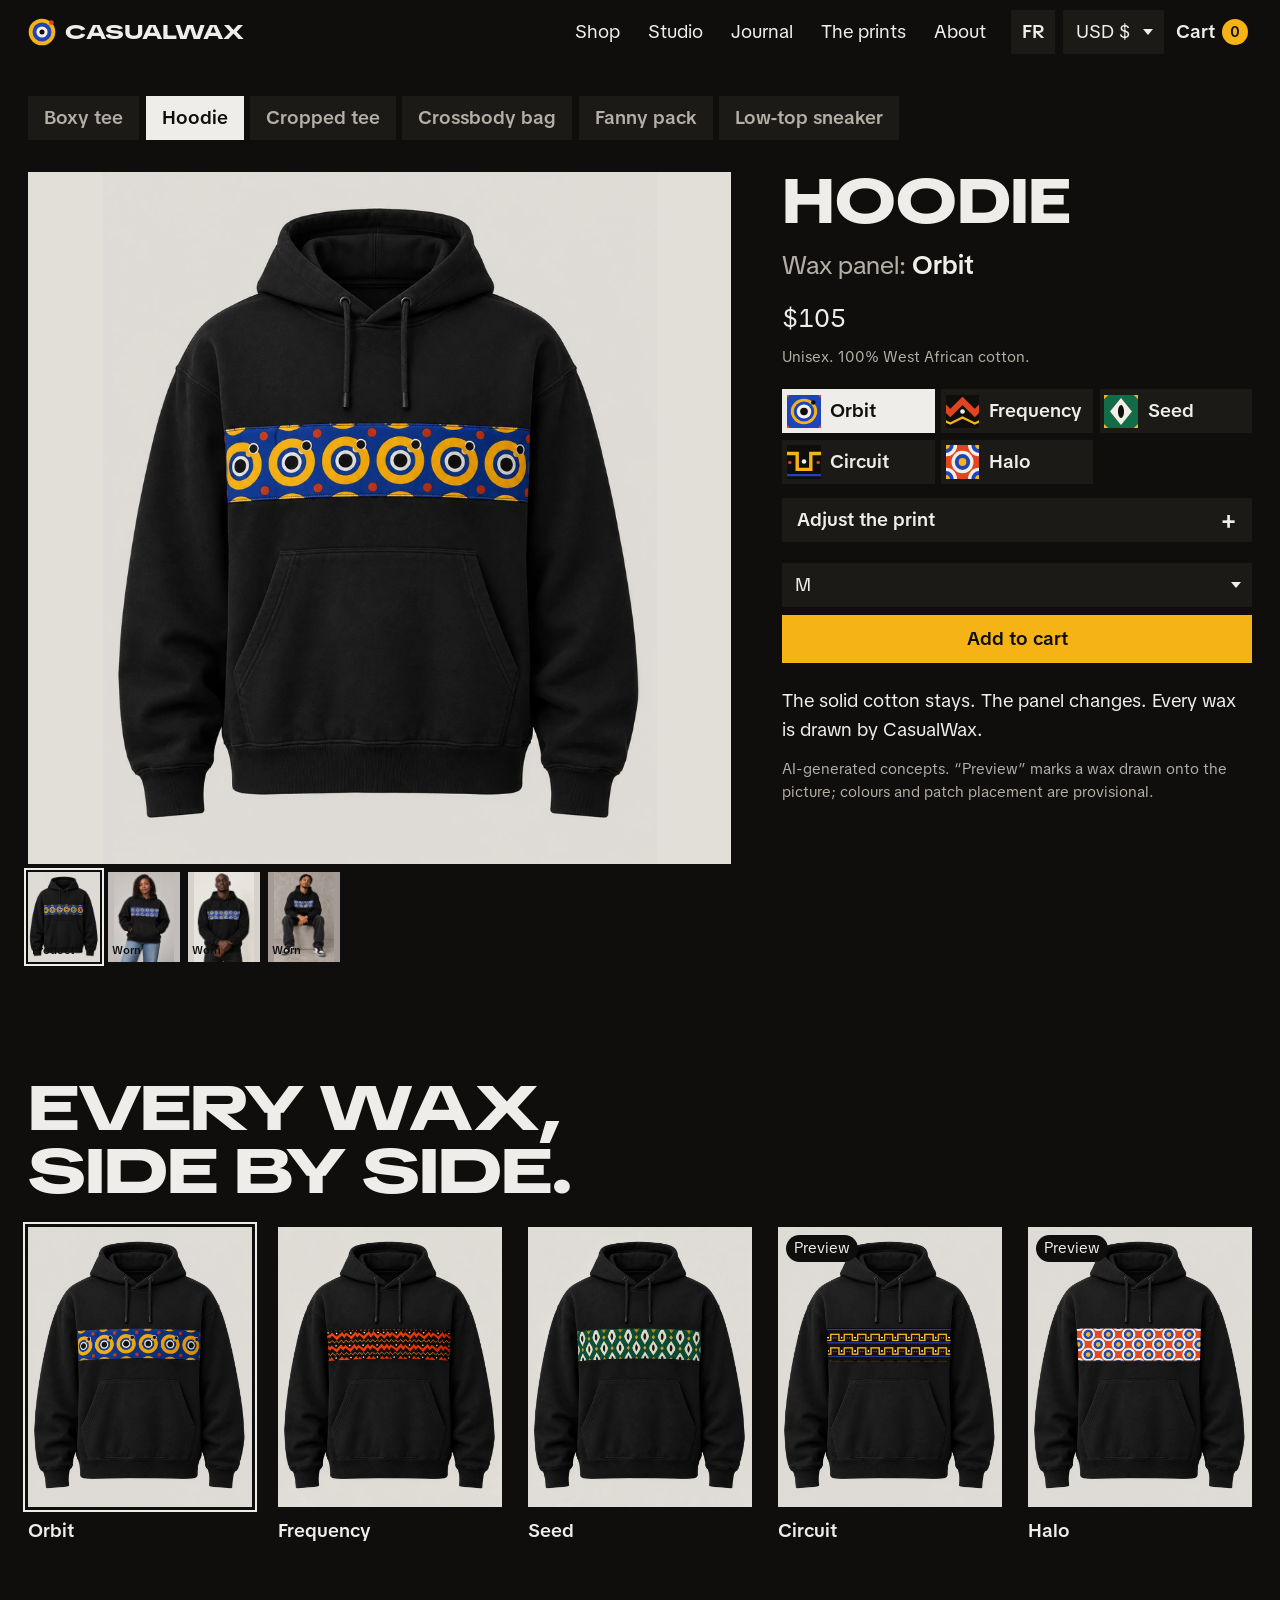
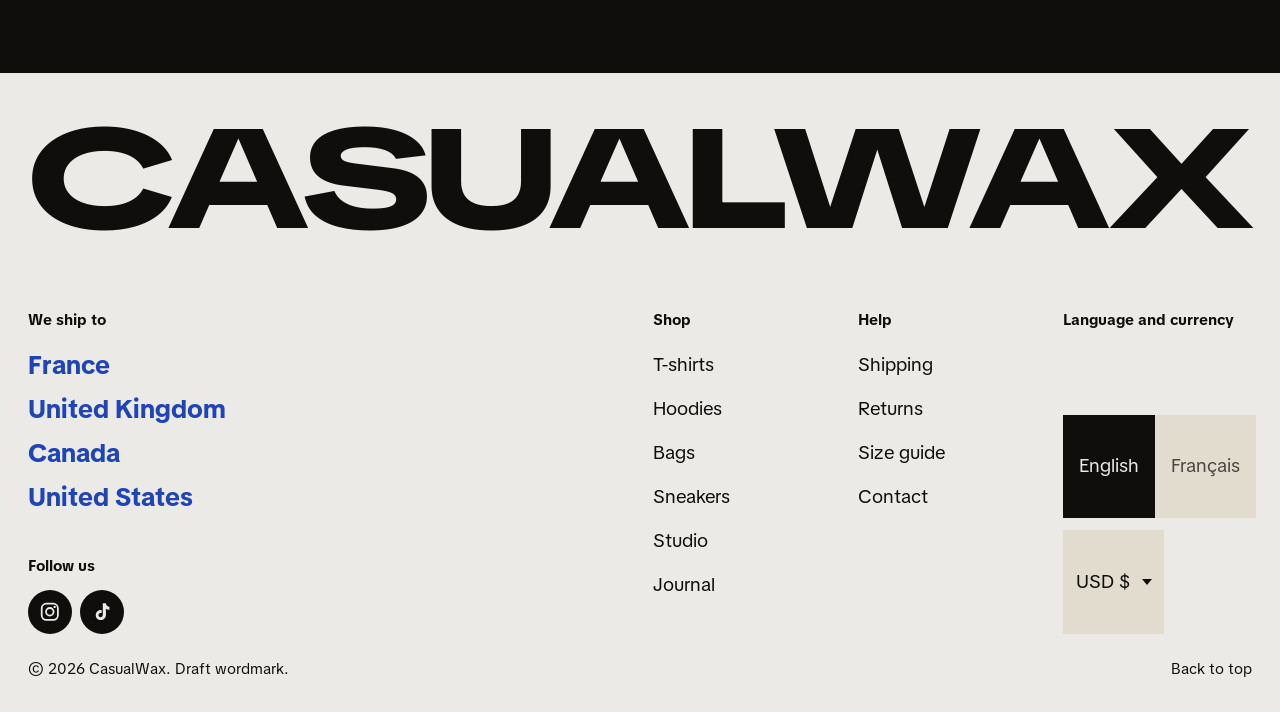
<file: studio.html>
<!doctype html>
<html lang="en">
<head>
  <meta name="robots" content="noindex, nofollow">
<meta charset="utf-8">
<meta name="viewport" content="width=device-width, initial-scale=1, viewport-fit=cover">
<title>Studio: every wax on every piece · CasualWax</title>
<meta name="description" content="Choose a CasualWax piece, try every original wax panel on it, as a product shot and worn, then add it to your cart.">
<meta name="theme-color" content="#0f0e0d">
<link rel="icon" href="data:image/svg+xml,%3Csvg xmlns=%27http://www.w3.org/2000/svg%27 viewBox=%270 0 40 40%27%3E%3Ccircle cx=%2720%27 cy=%2720%27 r=%2719%27 fill=%27%23f5b315%27/%3E%3Ccircle cx=%2720%27 cy=%2720%27 r=%2713.5%27 fill=%27%231e44b8%27/%3E%3Ccircle cx=%2720%27 cy=%2720%27 r=%278%27 fill=%27%23efede9%27/%3E%3Ccircle cx=%2720%27 cy=%2720%27 r=%273.6%27 fill=%27%230f0e0d%27/%3E%3C/svg%3E">
<link rel="preconnect" href="https://fonts.googleapis.com">
<link rel="preconnect" href="https://fonts.gstatic.com" crossorigin>
<link href="https://fonts.googleapis.com/css2?family=TikTok+Sans:wdth,wght@75..150,300..900&display=swap" rel="stylesheet">
<link rel="stylesheet" href="styles.css?v=20261027h">
<script>document.documentElement.classList.add('js')</script>
</head>
<body>

<!--
  CasualWax studio: the product presentation (Shopify: templates/product.json + sections/product-studio.liquid).
  The wax is a product option; every view of the piece is drawn with that wax by wax-render.js.
-->

<svg class="defs" aria-hidden="true" focusable="false" width="0" height="0">
  <defs>
    <symbol id="mark" viewBox="0 0 40 40">
      <circle cx="20" cy="20" r="19" fill="#f5b315"/>
      <circle cx="20" cy="20" r="13.5" fill="#1e44b8"/>
      <circle cx="20" cy="20" r="8" fill="#f3efe6"/>
      <circle cx="20" cy="20" r="3.6" fill="#0f0e0d"/>
      <circle cx="33.4" cy="6.6" r="3.4" fill="#e0451f"/>
    </symbol>
  </defs>
</svg>

<a class="skip" href="#main" data-i18n="skip">Skip to content</a>

<!-- ===================== sections/header.liquid ===================== -->
<header class="site-header" data-shopify-section="header">
  <div class="bar">
    <a class="wordmark" href="index.html" aria-label="CasualWax, home">
      <svg class="wordmark-mark" aria-hidden="true"><use href="#mark"/></svg>
      <span class="wordmark-type">CasualWax</span>
    </a>
    <nav class="nav-main" aria-label="Main">
      <a class="link" href="shop.html" data-i18n="nav.shop">Shop</a>
      <a class="link" href="studio.html" aria-current="page" data-i18n="nav.studio">Studio</a>
      <a class="link" href="journal.html" data-i18n="nav.journal">Journal</a>
      <a class="link" href="index.html#prints" data-i18n="nav.prints">The prints</a>
      <a class="link" href="about.html" data-i18n="nav.about">About</a>
    </nav>
    <div class="bar-tools">
      <div class="prefs">
        <button class="pref-lang" type="button" data-action="toggle-lang" aria-label="Passer en français"><span data-i18n="lang.other">FR</span></button>
        <label class="sr-only" for="currency-head" data-i18n="currency.label">Currency</label>
        <select id="currency-head" class="pref-currency" data-currency-select>
          <option value="EUR">EUR €</option><option value="GBP">GBP £</option><option value="CAD">CAD $</option><option value="USD">USD $</option>
        </select>
      </div>
      <a class="cart-link" href="cart.html" data-cart-link><span class="cart-word" data-i18n="cart">Cart</span> <span class="cart-count" data-cart-count>0</span></a>
      <button class="menu-button" type="button" aria-expanded="false" aria-controls="menu" data-action="menu"><span data-i18n="menu">Menu</span></button>
    </div>
  </div>
  <div class="menu" id="menu" hidden>
    <nav aria-label="Shop" class="menu-links">
      <a href="shop.html?c=tees" data-i18n="col.tees">T-shirts</a>
      <a href="shop.html?c=hoodies" data-i18n="col.hoodies">Hoodies</a>
      <a href="shop.html?c=bags" data-i18n="col.bags">Bags</a>
      <a href="shop.html?c=sneakers" data-i18n="col.sneakers">Sneakers</a>
      <a href="studio.html" aria-current="page" data-i18n="nav.studio">Studio</a>
      <a href="journal.html" data-i18n="nav.journal">Journal</a>
      <a href="index.html#prints" data-i18n="nav.prints">The prints</a>
      <a href="about.html" data-i18n="nav.about">About</a>
    </nav>
    <div class="menu-prefs">
      <div class="seg" role="group" aria-label="Language">
        <button type="button" data-set-lang="en" aria-pressed="true">English</button>
        <button type="button" data-set-lang="fr" aria-pressed="false">Français</button>
      </div>
      <label class="menu-currency"><span data-i18n="currency.label">Currency</span>
        <select data-currency-select>
          <option value="EUR">EUR €</option><option value="GBP">GBP £</option><option value="CAD">CAD $</option><option value="USD">USD $</option>
        </select>
      </label>
    </div>
  </div>
</header>

<main id="main">

<!-- ===================== sections/product-studio.liquid ===================== -->
<section class="studio" data-shopify-section="product-studio" data-studio aria-labelledby="studio-name">
  <div class="studio-pieces" role="group" aria-label="Pieces" data-i18n-label="studio.pieces" data-studio-pieces></div>

  <div class="studio-grid">
    <div class="studio-gallery">
      <figure class="stage studio-stage" data-studio-stage>
        <img alt="" width="800" height="1000" decoding="async" data-studio-img>
        <span class="stage-tag" data-i18n="wax.preview">Preview</span>
      </figure>
      <div class="studio-views" role="group" aria-label="Views" data-i18n-label="studio.views" data-studio-views hidden></div>
    </div>

    <div class="studio-panel" data-product="hoodie" data-wax="orbit" data-studio-panel>
      <h1 class="studio-name" id="studio-name"><span data-studio-piece data-i18n="p.hoodie">Hoodie</span></h1>
      <p class="studio-wax-name"><span data-i18n="studio.panel">Wax panel:</span> <strong data-print-name>Orbit</strong></p>
      <p class="studio-price"><span data-price="hoodie" data-studio-price>€95</span></p>
      <p class="product-line" data-studio-line data-i18n="p.hoodie.l">Unisex. 100% West African cotton.</p>

      <div class="studio-wax" role="radiogroup" aria-label="Wax panel" data-i18n-label="wax.choose" data-studio-wax></div>

      <details class="studio-adjust" data-studio-adjust>
        <summary data-i18n="studio.adjust">Adjust the print</summary>
        <div class="studio-sliders">
          <label><span data-i18n="studio.scale">Size</span><input type="range" min="0.25" max="3" step="0.05" value="1" data-adjust="scale"><output data-adjust-out="scale">×1.00</output></label>
          <label><span data-i18n="studio.rotate">Rotation</span><input type="range" min="-180" max="180" step="1" value="0" data-adjust="rotate"><output data-adjust-out="rotate">0°</output></label>
          <label><span data-i18n="studio.x">Left / right</span><input type="range" min="-300" max="300" step="1" value="0" data-adjust="x"><output data-adjust-out="x">0</output></label>
          <label><span data-i18n="studio.y">Up / down</span><input type="range" min="-300" max="300" step="1" value="0" data-adjust="y"><output data-adjust-out="y">0</output></label>
          <label><span data-i18n="studio.shade">Folds</span><input type="range" min="0" max="1.5" step="0.05" value="1" data-adjust="shade"><output data-adjust-out="shade">100%</output></label>
        </div>
        <div class="studio-adjust-actions">
          <button class="link" type="button" data-adjust-reset data-i18n="studio.reset">Reset</button>
          <button class="link" type="button" data-adjust-download data-i18n="studio.download">Download the image</button>
        </div>
        <p class="image-note" data-i18n="studio.adjustNote">Preview only: it does not change the piece you order.</p>
      </details>

      <form class="quick-add" data-quick-add>
        <label class="sr-only" for="size-studio" data-i18n="size">Size</label>
        <select id="size-studio" name="size" data-studio-size></select>
        <button class="button" type="submit" data-i18n="add">Add to cart</button>
      </form>

      <p class="studio-lede" data-i18n="studio.lede">The solid cotton stays. The panel changes. Every wax is drawn by CasualWax.</p>
      <p class="image-note" data-i18n="studio.notice">AI-generated concepts. “Preview” marks a wax drawn onto the picture; colours and patch placement are provisional.</p>
    </div>
  </div>

  <div class="studio-compare">
    <h2 class="head" data-i18n="studio.compare">Every wax, side by side.</h2>
    <ul class="studio-compare-grid" data-studio-compare></ul>
  </div>
</section>

</main>

<!-- ===================== sections/footer.liquid ===================== -->
<footer class="site-footer" data-shopify-section="footer">
  <p class="footer-name" aria-hidden="true">CasualWax</p>
  <div class="footer-row">
    <div class="footer-places">
      <h2 class="footer-h" data-i18n="footer.ships">We ship to</h2>
      <ul>
        <li><a href="help.html#shipping" data-i18n="c.fr">France</a></li>
        <li><a href="help.html#shipping" data-i18n="c.uk">United Kingdom</a></li>
        <li><a href="help.html#shipping" data-i18n="c.ca">Canada</a></li>
        <li><a href="help.html#shipping" data-i18n="c.us">United States</a></li>
      </ul>
      <h2 class="footer-h footer-h--follow" data-i18n="footer.follow">Follow us</h2>
      <ul class="social">
        <li><a class="social-link" href="#" data-social="instagram" aria-label="CasualWax on Instagram" data-i18n-label="social.ig"><svg viewBox="0 0 24 24" aria-hidden="true" focusable="false"><rect x="3" y="3" width="18" height="18" rx="5.2" fill="none" stroke="currentColor" stroke-width="2"/><circle cx="12" cy="12" r="4.2" fill="none" stroke="currentColor" stroke-width="2"/><circle cx="17.4" cy="6.6" r="1.3" fill="currentColor"/></svg></a></li>
        <li><a class="social-link" href="#" data-social="tiktok" aria-label="CasualWax on TikTok" data-i18n-label="social.tt"><svg viewBox="0 0 24 24" aria-hidden="true" focusable="false"><path fill="currentColor" d="M16.6 2.5c.3 2.3 1.7 3.9 3.9 4.1v3.2c-1.4.1-2.8-.3-3.9-1.1v6.6c0 3.4-2.5 5.9-5.8 5.9-3.1 0-5.5-2.4-5.5-5.5 0-3.4 2.9-6 6.5-5.6v3.3c-.4-.1-.8-.2-1.2-.1-1.4.1-2.4 1.1-2.3 2.5.1 1.3 1.1 2.2 2.4 2.2 1.4 0 2.4-1.1 2.4-2.6V2.5h3.5z"/></svg></a></li>
      </ul>
    </div>
    <nav class="footer-links" aria-label="Footer">
      <div>
        <h2 class="footer-h" data-i18n="nav.shop">Shop</h2>
        <ul><li><a class="link" href="shop.html?c=tees" data-i18n="col.tees">T-shirts</a></li><li><a class="link" href="shop.html?c=hoodies" data-i18n="col.hoodies">Hoodies</a></li><li><a class="link" href="shop.html?c=bags" data-i18n="col.bags">Bags</a></li><li><a class="link" href="shop.html?c=sneakers" data-i18n="col.sneakers">Sneakers</a></li><li><a class="link" href="studio.html" data-i18n="nav.studio">Studio</a></li><li><a class="link" href="journal.html" data-i18n="nav.journal">Journal</a></li></ul>
      </div>
      <div>
        <h2 class="footer-h" data-i18n="footer.help">Help</h2>
        <ul><li><a class="link" href="help.html#shipping" data-i18n="trust.ship">Shipping</a></li><li><a class="link" href="help.html#returns" data-i18n="trust.ret">Returns</a></li><li><a class="link" href="help.html#size-guide" data-i18n="footer.size">Size guide</a></li><li><a class="link" href="help.html#contact" data-i18n="footer.contact">Contact</a></li></ul>
      </div>
      <div class="footer-prefs">
        <h2 class="footer-h" data-i18n="footer.prefs">Language and currency</h2>
        <div class="seg" role="group" aria-label="Language">
          <button type="button" data-set-lang="en" aria-pressed="true">English</button>
          <button type="button" data-set-lang="fr" aria-pressed="false">Français</button>
        </div>
        <label class="sr-only" for="currency-foot" data-i18n="currency.label">Currency</label>
        <select id="currency-foot" data-currency-select>
          <option value="EUR">EUR €</option><option value="GBP">GBP £</option><option value="CAD">CAD $</option><option value="USD">USD $</option>
        </select>
      </div>
    </nav>
  </div>
  <div class="footer-legal">
    <p>© 2026 CasualWax. <span data-i18n="footer.draft">Draft wordmark.</span></p>
    <a class="link" href="#main" data-i18n="footer.top">Back to top</a>
  </div>
</footer>

<div class="toast" role="status" aria-live="polite" data-toast hidden>
  <p data-toast-text></p>
  <a href="cart.html" data-i18n="toast.view">View cart</a>
</div>

<script src="wax-render.js?v=20261025" defer></script>
<script src="site-data.js?v=20261027-121335" defer></script>
<script src="main.js?v=20261027f" defer></script>
</body>
</html>
</file>
<file: styles.css>
/* CasualWax landing prototype.
   Direction: the pinned poster (seed 1995576986). Palette: wax colours taken from the cloth itself,
   on a near-black ground. One typeface: TikTok Sans, stretched wide for display. */

:root {
  --bg: #0f0e0d;
  --surface: #1c1a17;
  --ink: #efede9;
  --muted: #b3aea6;
  --accent: #f5b315;      /* saffron: the action */
  --accent-ink: #0f0e0d;
  --paper: #eceae6;       /* inverse field: cards, footer */
  --paper-ink: #0f0e0d;
  --paper-muted: #4a4743;
  --stage: #e2dfd9;       /* product studio ground */
  --cobalt: #1e44b8;
  --vermilion: #e0451f;
  --green: #136b47;

  --font: "TikTok Sans", "Arial Narrow", system-ui, sans-serif;

  --step-small: clamp(0.875rem, 0.85rem + 0.1vw, 0.9375rem);
  --step-body: clamp(1.0625rem, 1rem + 0.25vw, 1.1875rem);
  --step-lead: clamp(1.25rem, 1.1rem + 0.7vw, 1.625rem);
  --step-head: clamp(1.75rem, 1.2rem + 3.4vw, 4rem);
  --step-display: clamp(3rem, 7.2vw, 8rem);

  --header: 64px;
  --margin: clamp(1rem, 2.2vw, 2rem);
  --gutter: clamp(1rem, 2vw, 2rem);
  --section: clamp(7.5rem, 14vw, 13rem);
  --radius: 0px;

  --ease-out: cubic-bezier(0.22, 1, 0.36, 1);
  --ease-in-out: cubic-bezier(0.76, 0, 0.24, 1);
  --ease-soft: cubic-bezier(0.33, 1, 0.68, 1);
  --t-press: 140ms;
  --t-hover: 180ms;
  --t-ui: 260ms;
}

/* ---------- reset ---------- */
*, *::before, *::after { box-sizing: border-box; }
html { -webkit-text-size-adjust: 100%; text-size-adjust: 100%; }
body { margin: 0; background: var(--bg); color: var(--ink); font-family: var(--font); font-size: var(--step-body); line-height: 1.5; font-stretch: 100%; -webkit-font-smoothing: antialiased; overflow-x: clip; }
h1, h2, h3, p, figure, ul, dl, dd { margin: 0; }
ul { padding: 0; list-style: none; }
img, svg { display: block; max-width: 100%; }
img { height: auto; background: var(--surface); }
button, input, select { font: inherit; color: inherit; }
button { background: none; border: 0; padding: 0; cursor: pointer; }
a { color: inherit; text-decoration: none; }
:target { scroll-margin-top: calc(var(--header) + 1rem); }
::selection { background: var(--accent); color: var(--accent-ink); }
:focus-visible { outline: 3px solid var(--accent); outline-offset: 3px; }
p { max-width: 62ch; text-wrap: pretty; }
h1, h2, h3 { font-weight: inherit; text-wrap: balance; }
.sr-only { position: absolute; width: 1px; height: 1px; overflow: hidden; clip-path: inset(50%); white-space: nowrap; }
.defs { position: absolute; width: 0; height: 0; overflow: hidden; }
.skip { position: absolute; left: var(--margin); top: -100px; z-index: 100; background: var(--accent); color: var(--accent-ink); padding: 0.6rem 1rem; }
.skip:focus { top: 8px; }

/* display voice: the wide face */
.wordmark-type, .hero-half, .print-name, .head, .made-title, .sheet-name, .band-track, .signup-title, .footer-name, .print-card-name, .menu-links a {
  font-stretch: 150%; font-weight: 800; text-transform: uppercase; letter-spacing: -0.01em; line-height: 1;
}
.head { font-size: var(--step-head); }

/* ---------- controls ---------- */
.button { display: inline-flex; align-items: center; justify-content: center; min-height: 3rem; padding: 0 1.5rem; font-size: var(--step-body); background: var(--accent); color: var(--accent-ink); border-radius: var(--radius); font-weight: 600; white-space: nowrap; transition: transform var(--t-press) var(--ease-out), background-color var(--t-hover) ease; }
.button:active { transform: scale(0.97); }
@media (hover: hover) and (pointer: fine) { .button:hover { background: #ffc93d; } }
.link { text-decoration: underline; text-decoration-color: transparent; text-underline-offset: 0.22em; text-decoration-thickness: 0.08em; transition: text-decoration-color var(--t-hover) ease; }
@media (hover: hover) and (pointer: fine) { .link:hover { text-decoration-color: currentColor; } }
select { appearance: none; -webkit-appearance: none; background: var(--surface) url("data:image/svg+xml,%3Csvg xmlns='http://www.w3.org/2000/svg' width='10' height='6'%3E%3Cpath d='M0 0h10L5 6z' fill='%23f3efe6'/%3E%3C/svg%3E") no-repeat right 0.7rem center; border: 0; border-radius: var(--radius); padding: 0 2rem 0 0.8rem; min-height: 2.75rem; cursor: pointer; }
.field { width: 100%; min-height: 3rem; padding: 0.7rem 0.9rem; background: var(--paper); color: var(--paper-ink); border: 0; border-radius: var(--radius); font-size: max(1rem, var(--step-body)); }
.field::placeholder { color: var(--paper-muted); }
.seg { display: inline-flex; background: var(--surface); }
.seg button { min-height: 2.75rem; padding: 0 1rem; color: var(--muted); transition: background-color var(--t-hover) ease, color var(--t-hover) ease, transform var(--t-press) var(--ease-out); }
.seg button[aria-pressed="true"] { background: var(--ink); color: var(--bg); }

/* ---------- product imagery ---------- */
.stage { position: relative; display: block; background: var(--stage); color: var(--paper-ink); overflow: hidden; }
.stage img { display: block; width: 100%; height: 100%; object-fit: contain; background: var(--stage); }
.image-note { margin: 0.75rem var(--margin) 0; max-width: 55ch; font-size: var(--step-small); color: var(--muted); }
.sewn-details { padding: var(--section) var(--margin) 0; }
.sewn-details .head { max-width: 14ch; margin-bottom: 1.5rem; }
.detail-grid { display: grid; grid-template-columns: repeat(2, minmax(0, 1fr)); gap: 1.5rem 0.75rem; }
.detail-grid img { display: block; width: 100%; height: auto; aspect-ratio: 3 / 2; object-fit: cover; }
.detail-grid figcaption { margin-top: 0.6rem; color: var(--muted); font-size: var(--step-small); }
.sewn-details .image-note { margin-inline: 0; }
@media (min-width: 900px) { .detail-grid { grid-template-columns: repeat(4, minmax(0, 1fr)); gap: var(--gutter); } }

/* ---------- header ---------- */
.site-header { position: sticky; top: 0; z-index: 40; background: var(--bg); }
.bar { height: var(--header); display: flex; align-items: center; gap: 0.5rem; padding-inline: var(--margin); }
@media (min-width: 900px) { .bar { gap: var(--gutter); } }
.wordmark { display: inline-flex; align-items: center; gap: 0.55rem; margin-right: auto; }
.wordmark-mark { width: 28px; height: 28px; transition: transform 600ms var(--ease-out); }
@media (hover: hover) and (pointer: fine) { .wordmark:hover .wordmark-mark { transform: rotate(90deg); } }
.wordmark-type { font-size: 1.0625rem; letter-spacing: -0.02em; }
@media (min-width: 900px) { .wordmark-type { font-size: 1.25rem; } }
.nav-main { display: none; gap: 1.75rem; }
.bar-tools { display: flex; align-items: center; gap: 0.5rem; }
.prefs { display: none; align-items: center; gap: 0.5rem; }
.pref-lang { min-height: 2.75rem; min-width: 2.75rem; padding: 0 0.6rem; background: var(--surface); font-weight: 600; transition: background-color var(--t-hover) ease, transform var(--t-press) var(--ease-out); }
@media (hover: hover) and (pointer: fine) { .pref-lang:hover { background: #2a2723; } }
.cart-link { display: inline-flex; align-items: center; justify-content: center; gap: 0.45rem; min-height: 2.75rem; min-width: 2.75rem; padding: 0 0.25rem; font-weight: 600; transition: transform var(--t-press) var(--ease-out); }
.cart-count { display: inline-grid; place-items: center; min-width: 1.6rem; height: 1.6rem; padding: 0 0.35rem; background: var(--accent); color: var(--accent-ink); border-radius: 999px; font-variant-numeric: tabular-nums; font-size: var(--step-small); transition: transform 300ms var(--ease-out); }
.cart-count.is-bump { animation: bump 420ms var(--ease-out); }
@keyframes bump { 40% { transform: scale(1.35); } }
.menu-button { min-height: 2.75rem; padding: 0 0.9rem; background: var(--surface); font-weight: 600; transition: transform var(--t-press) var(--ease-out); }
/* header controls answer the press like every other button */
.menu-button:active, .pref-lang:active, .cart-link:active, .seg button:active { transform: scale(0.97); }
.menu { position: fixed; inset: var(--header) 0 0 0; background: var(--bg); padding: 1.5rem var(--margin) 2rem; display: flex; flex-direction: column; justify-content: space-between; overflow-y: auto; }
.menu[hidden] { display: none; }
/* the phone menu drops in from the header it belongs to; closing is instant */
@media (prefers-reduced-motion: no-preference) {
  .menu { transition: opacity 200ms var(--ease-out), transform 240ms var(--ease-out); }
  @starting-style { .menu { opacity: 0; transform: translateY(-8px); } }
}
.menu-links { display: grid; gap: 0.35rem; }
.menu-links a { font-size: var(--step-head); padding: 0.3rem 0; }
.menu-prefs { display: grid; gap: 1rem; padding-top: 2rem; }
.menu-currency { display: grid; gap: 0.4rem; font-size: var(--step-small); color: var(--muted); }
.menu-currency select { color: var(--ink); font-size: 1rem; }
@media (min-width: 900px) {
  .nav-main { display: flex; }
  .prefs { display: flex; }
  .menu-button, .menu { display: none !important; }
}

/* ---------- hero: a piece of cloth. The solid dark ground is the cotton, one band of the chosen
   print is sewn across it, and the piece in the middle wears the same wax. ---------- */
/* The h1 is a subgrid: its first half in the first row, its second half in the third, the piece between.
   The whole sentence fits the first screen: the type is capped by the screen's height as well as its width. */
.hero { --hx: 9.4vw; --sw: 64vw; --mid: calc(var(--sw) * 1.25);
  position: relative; display: grid; grid-template-columns: minmax(0, 1fr); grid-template-rows: auto var(--mid) auto auto auto;
  row-gap: 1rem; padding: 1.25rem var(--margin) 2.75rem; overflow: clip; }
.hero-title { grid-row: 1 / 4; grid-column: 1 / -1; display: grid; grid-template-rows: subgrid; grid-template-columns: subgrid; }
.hero-half { display: block; grid-column: 1 / -1; font-size: var(--hx); line-height: 0.9; font-stretch: 125%; white-space: nowrap; position: relative; z-index: 1; will-change: transform; }
.hero-half--a { grid-row: 1; }
.hero-half--b { grid-row: 3; justify-self: end; text-align: right; }
/* the last word: a saffron marker swipe crosses it out, then the next word rises into its place.
   It is the lead movement of the hero; everything else waits for it (see the clock in main.js). */
.hero-word { display: inline-grid; justify-items: end; }
.hero-word-run { grid-area: 1 / 1; transition: opacity 200ms var(--ease-out), translate 340ms var(--ease-out); }
.hero-word-text { position: relative; }
.hero-word-strike { position: absolute; left: -0.08em; right: -0.08em; top: 22%; width: calc(100% + 0.16em); height: 0.5em; overflow: visible; pointer-events: none; }
/* stroke width in the drawing's units: 20 units are 0.5em tall, so 5.2 is about 0.13em */
.hero-word-strike path { fill: none; stroke: var(--accent); stroke-width: 5.2; stroke-linecap: round; stroke-linejoin: round;
  filter: url(#cw-marker); stroke-dasharray: 1.02; stroke-dashoffset: 1.02; }
.hero-word-run.is-struck .hero-word-strike path { stroke-dashoffset: 0; transition: stroke-dashoffset 220ms cubic-bezier(0.6, 0, 0.3, 1); }
/* the next word comes up from just below; the struck one leaves upward, faster than it came */
.hero-word-run.is-coming { opacity: 0; translate: 0 0.35em; transition: none; }
.hero-word-run.is-going { opacity: 0; translate: 0 -0.25em; transition: opacity 160ms var(--ease-out), translate 220ms var(--ease-out); }

/* the sewn band: the print drifting across the ground, slower than anything else in the hero */
.hero-band { grid-row: 2; grid-column: 1 / -1; align-self: start; position: relative; z-index: 0; overflow: hidden;
  margin-inline: calc(var(--margin) * -1); margin-top: calc(var(--mid) * 0.25); height: calc(var(--mid) * 0.24);
  transition: translate 700ms var(--ease-in-out); }
.hero-band-shift { position: absolute; inset: 0 -3rem; }
.hero-band-run { position: absolute; inset: 0 auto 0 0; width: calc(100% + var(--tw, 120px)); background: var(--tile) repeat-x left center / auto 100%; background-color: var(--bg); will-change: transform; }
.hero-band-run.is-sewing { clip-path: inset(0 100% 0 0); }
.hero-band-run.is-sewn { clip-path: inset(0 0 0 0); transition: clip-path 760ms var(--ease-in-out); }

.hero-stage { grid-row: 2; grid-column: 1; justify-self: center; position: relative; z-index: 1; width: var(--sw); height: var(--mid); }
.hero-stage .stage { height: 100%; transition: transform var(--t-press) var(--ease-out); }
.hero-stage .stage:active { transform: scale(0.985); }
.hero-stage img { width: 100%; height: 100%; object-fit: contain; transition: transform 600ms var(--ease-out), opacity 420ms var(--ease-out); }
/* the next piece is laid over the current one and fades in */
.hero-stage img + img { position: absolute; inset: 0; }
.hero-stage img.is-entering { opacity: 0; transition: none; }
.hero-stage[aria-busy="true"] .stage { cursor: progress; }
@media (hover: hover) and (pointer: fine) { .hero-stage .stage:hover img { transform: scale(1.035); } }
/* the picture is a render: said in plain words on the studio ground, not on a sticker */
.hero-note { position: absolute; left: 0.75rem; bottom: 0.55rem; z-index: 1; font-size: var(--step-small); line-height: 1.3; color: var(--paper-muted); pointer-events: none; }

/* the picker: name and price, then the wax and the piece, each row named beside it */
.hero-piece { grid-row: 5; grid-column: 1; display: grid; gap: 0.25rem; justify-items: start; padding-top: 0.75rem; }
.hero-piece-name { font-size: var(--step-lead); font-weight: 650; line-height: 1.2; }
.hero-piece-price { font-size: var(--step-lead); line-height: 1.2; font-variant-numeric: tabular-nums; }
.hero-pick { display: grid; grid-template-columns: auto auto; align-items: center; gap: 0.75rem 1rem; margin-top: 0.9rem; }
.hero-pick-label { font-size: var(--step-small); color: var(--muted); }
.hero-wax, .hero-pieces { display: flex; flex-wrap: wrap; gap: 0.5rem; }
.hero-wax button, .hero-pieces button { position: relative; flex: none; width: 2.75rem; outline: 3px solid transparent; outline-offset: 3px;
  transition: outline-color var(--t-hover) ease, transform var(--t-press) var(--ease-out); }
.hero-wax button { height: 2.75rem; }
.hero-pieces button { aspect-ratio: 4 / 5; background: var(--stage); }
.hero-wax img { width: 100%; height: 100%; object-fit: cover; background: none; }
.hero-pieces img { width: 100%; height: 100%; object-fit: contain; background: var(--stage); }
.hero-wax button[aria-checked="true"], .hero-pieces button[aria-checked="true"] { outline-color: var(--ink); }
.hero-wax button:active, .hero-pieces button:active { transform: scale(0.95); }
@media (hover: hover) and (pointer: fine) {
  .hero-wax button:hover, .hero-pieces button:hover { transform: translateY(-2px); }
  .hero-wax button:hover:not([aria-checked="true"]), .hero-pieces button:hover:not([aria-checked="true"]) { outline-color: rgb(239 237 233 / 0.35); }
}
.hero-wax :focus-visible, .hero-pieces :focus-visible { outline-color: var(--accent); }
.hero-piece-link { margin-top: 0.6rem; font-weight: 600; text-decoration-color: currentColor; }

.hero-foot { grid-row: 4; grid-column: 1; display: grid; gap: 1.25rem; justify-items: start; padding-top: 0.75rem; }
.hero-lede { font-size: var(--step-body); max-width: 34ch; }
html:not(.js) .hero-pick { display: none; }

@media (min-width: 900px) {
  /* rows: first half; the piece across the band, the words left and the picker right; second half */
  .hero { --hx: min(var(--step-display), 12.5svh);
    --mid: max(19rem, calc(100svh - var(--header) - 3rem - 1.8 * var(--hx) - 2rem));
    --sw: min(calc(var(--mid) * 0.8), 34vw);
    grid-template-columns: minmax(0, 1fr) var(--sw) minmax(0, 1fr); column-gap: clamp(1.5rem, 3vw, 3.5rem);
    grid-template-rows: auto var(--mid) auto; padding: 1.5rem var(--margin) 1.5rem; }
  .hero-stage { grid-column: 2; }
  .hero-foot { grid-row: 2; grid-column: 1; align-self: end; padding: 0; }
  .hero-piece { grid-row: 2; grid-column: 3; align-self: end; justify-items: end; text-align: right; padding: 0; }
  .hero-pick { justify-content: end; }
  /* the two rows start on one edge, each beside its name, like the lines of a label */
  .hero-pick-label { justify-self: end; }
}

/* ---------- collections: sticky picture, active list ---------- */
.collections { display: grid; grid-template-columns: 1fr; padding: var(--section) var(--margin) 0; }
.col-visual { position: sticky; top: var(--header); z-index: 2; background: var(--bg); padding-bottom: 1rem; }
.col-stage { height: 36svh; }
.col-art { position: absolute; inset: 0; margin: auto; height: 100%; width: 100%; opacity: 0; transform: scale(0.96); transition: opacity 300ms ease, transform 500ms var(--ease-out); }
.col-art.is-active { opacity: 1; transform: none; }
.col-list .head { margin: 1.5rem 0 1.5rem; }
.rows { display: grid; }
.row { padding-block: 0.25rem; }
.row + .row { margin-top: 0.25rem; }
.row-link { display: flex; align-items: baseline; justify-content: space-between; gap: 1rem; min-height: 56px; padding-block: 0.6rem; color: var(--muted); transition: color var(--t-hover) ease; }
.row-name { font-size: var(--step-lead); font-weight: 600; font-stretch: 125%; text-transform: uppercase; }
.row-price { font-size: var(--step-body); color: var(--muted); font-variant-numeric: tabular-nums; white-space: nowrap; }
.row.is-active .row-link, .row-link:hover, .row-link:focus-visible { color: var(--ink); }
.row-desc { font-size: var(--step-body); max-width: 34ch; padding-bottom: 0.75rem; color: var(--ink); }
.note { margin-top: 1.75rem; font-size: var(--step-small); color: var(--muted); }

@media (min-width: 900px) {
  .collections { grid-template-columns: repeat(12, minmax(0, 1fr)); column-gap: var(--gutter); align-items: start; }
  .col-visual { grid-column: 1 / span 5; top: calc(var(--header) + 6vh); padding: 0; }
  .col-stage { height: auto; aspect-ratio: 4 / 5; }
  .col-list { grid-column: 7 / span 6; padding-top: 4vh; min-height: 84svh; }
  .col-list .head { margin: 0 0 3rem; }
  .row-link { min-height: 72px; }
  .row-desc { display: grid; grid-template-rows: 0fr; opacity: 0; transition: grid-template-rows 260ms var(--ease-out), opacity 220ms ease; padding: 0; }
  .row-desc { overflow: hidden; }
  .row.is-active .row-desc { grid-template-rows: 1fr; opacity: 1; padding-bottom: 1rem; }
}

/* ---------- featured print: the print's name holds while its pieces pass ---------- */
.featured { padding-top: var(--section); }
.featured[data-print="orbit"] { --pf: url(#p-orbit); }
.featured[data-print="frequency"] { --pf: url(#p-frequency); }
.featured[data-print="seed"] { --pf: url(#p-seed); }
.featured-pin { display: contents; }
.featured-pin > .print-name { display: block; padding: 0 var(--margin); }
.picker { position: sticky; top: var(--header); z-index: 3; background: var(--bg); padding: 0.75rem var(--margin); }
.print-name { font-size: 11vw; font-stretch: 112%; line-height: 0.9; letter-spacing: -0.02em; }
.picker { display: grid; gap: 0.75rem; }
.picker-lede { font-size: var(--step-body); color: var(--ink); max-width: 44ch; padding: 0.75rem var(--margin) 0; }
/* phones: the prints scroll sideways, and the right edge fades to say there are more */
.swatches { display: flex; gap: 0.4rem; overflow-x: auto; scrollbar-width: none; margin-inline: calc(var(--margin) * -1); padding-inline: var(--margin); -webkit-mask-image: linear-gradient(to right, #000 calc(100% - 3rem), transparent); mask-image: linear-gradient(to right, #000 calc(100% - 3rem), transparent); }
.swatches::-webkit-scrollbar { display: none; }
.swatches.is-end { -webkit-mask-image: none; mask-image: none; }
.swatches button { flex: none; }
.swatches button img { width: 1.75rem; height: 1.75rem; object-fit: cover; }
@media (min-width: 900px) { .swatches button img { width: 2.1rem; height: 2.1rem; } }
.swatches button { display: inline-flex; align-items: center; gap: 0.5rem; min-height: 2.75rem; padding: 0.3rem 0.7rem 0.3rem 0.3rem; background: var(--surface); font-weight: 600; transition: background-color var(--t-hover) ease, color var(--t-hover) ease, transform var(--t-press) var(--ease-out); }
.swatches button svg { width: 1.75rem; height: 1.75rem; }
@media (min-width: 900px) { .swatches button svg { width: 2.1rem; height: 2.1rem; } }
.swatches button[aria-checked="true"] { background: var(--ink); color: var(--bg); }
.swatches button:active { transform: scale(0.96); }
.products { display: grid; grid-template-columns: repeat(2, minmax(0, 1fr)); gap: 2rem 0.75rem; padding: 1rem var(--margin) 0; }
/* a column: the size and the button sit at the foot of every card, level across the row */
.product { display: flex; flex-direction: column; gap: 0.75rem; }
.product .stage { aspect-ratio: 4 / 5; }
.product .stage img { transition: transform 500ms var(--ease-out), opacity var(--t-ui) var(--ease-out), filter var(--t-ui) var(--ease-out); }
/* a wax change: the picture softens while the next one loads, then sharpens into it */
.featured.is-switching .product .stage img,
.product.is-switching .stage img { opacity: 0.55; filter: blur(8px); transform: scale(0.985); transition-duration: 500ms, 140ms, 140ms; }
/* each piece carries its own wax choice */
.card-wax { display: flex; flex-wrap: wrap; margin: -0.35rem 0 -0.35rem -0.5rem; }
.card-wax button { flex: none; display: grid; place-items: center; width: 2.75rem; height: 2.75rem; padding: 0; background: none; border-radius: 50%; transition: transform var(--t-press) var(--ease-out); }
.card-wax button:active { transform: scale(0.95); }
.card-wax img { width: 1.75rem; height: 1.75rem; border-radius: 50%; object-fit: cover; box-shadow: 0 0 0 2px var(--bg), 0 0 0 3px rgb(239 237 233 / 0.18); transition: box-shadow var(--t-hover) var(--ease-out); }
@media (hover: hover) and (pointer: fine) { .card-wax button:hover img { box-shadow: 0 0 0 2px var(--bg), 0 0 0 3px var(--muted); } }
.card-wax button[aria-checked="true"] img { box-shadow: 0 0 0 2px var(--bg), 0 0 0 4px var(--ink); }
.stage-tag { display: none; position: absolute; left: 0.5rem; top: 0.5rem; padding: 0.15rem 0.5rem; border-radius: 999px; background: var(--bg); color: var(--ink); font-size: var(--step-small); }
.stage:has(img[data-preview]) .stage-tag { display: block; }
.product[aria-busy="true"] .stage { cursor: progress; }
@media (hover: hover) and (pointer: fine) { .product:hover .stage img { transform: scale(1.035); } }
.product-info h3 { font-size: var(--step-body); font-weight: 600; line-height: 1.3; }
.product-line { font-size: var(--step-small); color: var(--muted); margin-top: 0.15rem; }
.product-price { font-size: var(--step-body); margin-top: 0.35rem; font-variant-numeric: tabular-nums; }
.quick-add { display: grid; gap: 0.5rem; margin-top: auto; }
.quick-add select { width: 100%; }
.quick-add .button { width: 100%; padding: 0 0.75rem; }
.quick-add .button.is-added { background: var(--ink); color: var(--bg); }

@media (min-width: 900px) {
  /* the print's name holds in the left column; its pieces pass in the columns it does not occupy */
  .featured { display: grid; grid-template-columns: repeat(12, minmax(0, 1fr)); column-gap: var(--gutter); padding-inline: var(--margin); align-items: start; }
  .featured-pin { display: block; grid-column: 1 / span 4; position: sticky; top: calc(var(--header) + 2rem); }
  .featured-pin > .print-name { padding: 0; }
  .print-name { font-size: var(--step-head); }
  .picker-lede { padding: 0; margin-top: 1.5rem; }
  .picker { position: static; padding: 0; background: none; margin-top: 1.25rem; }
  .swatches { flex-direction: column; align-items: flex-start; margin-inline: 0; padding-inline: 0; overflow: visible; -webkit-mask-image: none; mask-image: none; }
  .featured-pin > .image-note { margin-inline: 0; }
  .products { grid-column: 5 / -1; grid-template-columns: repeat(3, minmax(0, 1fr)); column-gap: var(--gutter); row-gap: 4rem; padding: 0 0 8vh; }
  .product:nth-child(3n + 2) { transform: translateY(8vh); }
}

/* the card's picture and name open the studio */
.stage-link { display: block; height: 100%; }
.product-link { transition: color var(--t-hover) ease; }
@media (hover: hover) and (pointer: fine) { .product-link:hover { color: var(--accent); } }

/* ---------- studio: one piece, every wax ---------- */
.studio { padding: 1rem var(--margin) clamp(5rem, 10vw, 9rem); }
.studio-pieces { display: flex; gap: 0.4rem; overflow-x: auto; scrollbar-width: none; margin: 0 calc(var(--margin) * -1) 1rem; padding-inline: var(--margin); -webkit-mask-image: linear-gradient(to right, #000 calc(100% - 3rem), transparent); mask-image: linear-gradient(to right, #000 calc(100% - 3rem), transparent); }
.studio-pieces::-webkit-scrollbar { display: none; }
.studio-pieces.is-end { -webkit-mask-image: none; mask-image: none; }
.studio-pieces button { flex: none; min-height: 2.75rem; padding: 0 1rem; background: var(--surface); color: var(--muted); font-weight: 600; transition: background-color var(--t-hover) ease, color var(--t-hover) ease, transform var(--t-press) var(--ease-out); }
.studio-pieces button[aria-pressed="true"] { background: var(--ink); color: var(--bg); }
.studio-pieces button:active { transform: scale(0.97); }
@media (hover: hover) and (pointer: fine) { .studio-pieces button[aria-pressed="false"]:hover { color: var(--ink); } }

.studio-grid { display: grid; grid-template-columns: minmax(0, 1fr); gap: 1.5rem; }
.studio-stage { aspect-ratio: 4 / 5; margin: 0; }
.studio-stage img { position: absolute; inset: 0; transition: opacity var(--t-ui) var(--ease-out), filter var(--t-ui) var(--ease-out), transform var(--t-ui) var(--ease-out); }
.studio-stage.is-switching img { opacity: 0.55; filter: blur(8px); transform: scale(0.985); transition-duration: 140ms; }
.studio-views { display: flex; gap: 0.5rem; margin-top: 0.5rem; }
.studio-views[hidden] { display: none; }
.studio-views button { width: 4.5rem; aspect-ratio: 4 / 5; outline: 2px solid transparent; outline-offset: 2px; transition: outline-color var(--t-hover) ease; }
.studio-views button[aria-pressed="true"] { outline-color: var(--ink); }
.studio-views img { width: 100%; height: 100%; object-fit: contain; }
.studio-views button span { position: absolute; left: 0.25rem; bottom: 0.2rem; font-size: 0.6875rem; font-weight: 600; }

.studio-panel { display: grid; gap: 0.9rem; align-content: start; }
.studio-name { font-size: var(--step-head); font-stretch: 125%; font-weight: 800; text-transform: uppercase; line-height: 0.95; letter-spacing: -0.01em; }
.studio-wax-name { font-size: var(--step-lead); color: var(--muted); }
.studio-wax-name strong { color: var(--ink); font-weight: 600; }
.studio-price { font-size: var(--step-lead); font-variant-numeric: tabular-nums; }
.studio-panel .product-line { margin-top: -0.4rem; }
.studio-wax { display: grid; grid-template-columns: repeat(auto-fill, minmax(8.5rem, 1fr)); gap: 0.4rem; margin-top: 0.4rem; }
.studio-wax button { display: flex; align-items: center; gap: 0.6rem; min-height: 2.75rem; padding: 0.3rem 0.7rem 0.3rem 0.3rem; background: var(--surface); font-weight: 600; text-align: left; transition: background-color var(--t-hover) ease, color var(--t-hover) ease, transform var(--t-press) var(--ease-out); }
.studio-wax button img { width: 2.1rem; height: 2.1rem; object-fit: cover; }
.studio-wax button[aria-checked="true"] { background: var(--ink); color: var(--bg); }
.studio-wax button:active { transform: scale(0.97); }
/* adjust the print: the internal studio's controls, folded away until asked for */
.studio-adjust { background: var(--surface); }
.studio-adjust summary { display: flex; justify-content: space-between; align-items: center; min-height: 2.75rem; padding: 0 0.9rem; font-weight: 600; cursor: pointer; list-style: none; }
.studio-adjust summary::-webkit-details-marker { display: none; }
.studio-adjust summary::after { content: '+'; font-size: 1.4em; line-height: 1; transition: transform var(--t-ui) var(--ease-out); }
.studio-adjust[open] summary::after { transform: rotate(45deg); }
.studio-sliders { display: grid; gap: 0.6rem; padding: 0.3rem 0.9rem 0.6rem; }
.studio-sliders label { display: grid; grid-template-columns: 7.5rem minmax(0, 1fr) 3.5rem; align-items: center; gap: 0.75rem; font-size: var(--step-small); }
.studio-sliders input { width: 100%; min-height: 2.75rem; accent-color: var(--ink); }
.studio-sliders output { text-align: right; font-variant-numeric: tabular-nums; }
.studio-adjust-actions { display: flex; gap: 1.5rem; flex-wrap: wrap; padding: 0 0.9rem 0.6rem; }
.studio-adjust-actions .link { min-height: 2.75rem; font-weight: 600; text-decoration-color: currentColor; }
.studio-adjust .image-note { padding: 0 0.9rem 0.9rem; margin: 0; }
.studio-panel .quick-add { margin-top: 0.4rem; }
.studio-lede { color: var(--ink); max-width: 40ch; margin-top: 0.6rem; }
.studio-panel .image-note { margin: 0; }

.studio-compare { padding-top: clamp(4rem, 9vw, 8rem); }
.studio-compare .head { max-width: 16ch; margin-bottom: 1.5rem; }
.studio-compare-grid { display: grid; grid-template-columns: repeat(2, minmax(0, 1fr)); gap: 1.5rem 0.75rem; }
.studio-compare-tile { display: grid; gap: 0.6rem; width: 100%; text-align: left; }
.studio-compare-tile .stage { aspect-ratio: 4 / 5; outline: 2px solid transparent; outline-offset: 3px; transition: outline-color var(--t-hover) ease; }
.studio-compare-tile img { width: 100%; height: 100%; object-fit: contain; transition: transform 500ms var(--ease-out); }
.studio-compare-tile[aria-pressed="true"] .stage { outline-color: var(--ink); }
.studio-compare-name { font-weight: 600; }
@media (hover: hover) and (pointer: fine) { .studio-compare-tile:hover img { transform: scale(1.035); } }

@media (min-width: 900px) {
  .studio { padding-top: 2rem; }
  .studio-pieces { margin: 0 0 2rem; padding: 0; overflow: visible; flex-wrap: wrap; -webkit-mask-image: none; mask-image: none; }
  .studio-grid { grid-template-columns: repeat(12, minmax(0, 1fr)); column-gap: var(--gutter); align-items: start; }
  .studio-gallery { grid-column: 1 / span 7; }
  .studio-stage { aspect-ratio: auto; height: min(calc((100vw - 2 * var(--margin)) * 7 / 12 * 1.25), calc(100svh - var(--header) - 9rem)); min-height: 30rem; }
  .studio-panel { grid-column: 8 / -1; position: sticky; top: calc(var(--header) + 1.5rem); padding-left: var(--gutter); }
  .studio-compare-grid { grid-template-columns: repeat(5, minmax(0, 1fr)); gap: var(--gutter); }
}

/* ---------- journal: picture-led stories ---------- */
.post-grid { display: grid; grid-template-columns: minmax(0, 1fr); gap: 2.5rem; }
.post-link { display: grid; gap: 1rem; }
.post-pic { margin: 0; overflow: hidden; aspect-ratio: 3 / 2; background: var(--surface); }
.post-pic img { width: 100%; height: 100%; object-fit: cover; transition: transform 700ms var(--ease-out); }
.post-title { font-size: var(--step-lead); font-weight: 700; line-height: 1.15; transition: color var(--t-hover) ease; }
.post-dek { color: var(--muted); margin-top: 0.4rem; }
.post-meta { font-size: var(--step-small); color: var(--muted); margin-top: 0.6rem; }
@media (hover: hover) and (pointer: fine) {
  .post-link:hover .post-pic img { transform: scale(1.03); }
  .post-link:hover .post-title { color: var(--accent); }
}
.post-card--feature .post-pic { aspect-ratio: 4 / 5; }
.post-card--feature .post-title { font-size: var(--step-head); font-stretch: 125%; font-weight: 800; text-transform: uppercase; line-height: 0.95; }
.post-card--feature .post-dek { font-size: var(--step-lead); color: var(--ink); margin-top: 0.9rem; }

.journal { padding: 1.5rem var(--margin) clamp(5rem, 10vw, 9rem); }
.journal-head { margin-bottom: 2.5rem; }
.journal-title { font-size: 12.5vw; font-stretch: 150%; font-weight: 800; text-transform: uppercase; line-height: 0.9; letter-spacing: -0.02em; }
.journal-lede { font-size: var(--step-lead); max-width: 30ch; margin-top: 1rem; }
.journal .note { margin-top: 3rem; }

.journal-teaser { padding: var(--section) var(--margin) 0; }
.journal-teaser-head { display: flex; flex-wrap: wrap; justify-content: space-between; align-items: baseline; gap: 0.75rem 1rem; margin-bottom: 2rem; }
.journal-all { white-space: nowrap; text-decoration-color: currentColor; }

.article { padding-bottom: clamp(5rem, 10vw, 9rem); }
.article-cover { position: relative; margin: 0; height: 56svh; min-height: 320px; overflow: hidden; background: var(--surface); }
.article-cover img { width: 100%; height: 100%; object-fit: cover; }
.article-credit { position: absolute; left: 0; bottom: 0; padding: 0.4rem 0.75rem; background: var(--bg); color: var(--muted); font-size: var(--step-small); }
.article-credit[hidden] { display: none; }
.article-head { padding: 2rem var(--margin) 0; }
.article-title { font-size: var(--step-head); font-stretch: 125%; font-weight: 800; text-transform: uppercase; line-height: 0.95; max-width: 18ch; }
.article-dek { font-size: var(--step-lead); margin-top: 1rem; max-width: 36ch; }
.article-body { display: grid; gap: 1.25rem; padding: 2.5rem var(--margin) 0; }
.article-p { max-width: 65ch; line-height: 1.65; }
.article-h { font-size: var(--step-lead); font-weight: 700; margin-top: 1.75rem; }
.article-fig { margin: 1.25rem 0; }
.article-fig img { width: 100%; max-height: 80svh; object-fit: cover; }
.article-fig figcaption { margin-top: 0.5rem; color: var(--muted); font-size: var(--step-small); max-width: 62ch; }
.article-end { display: grid; gap: 1rem; justify-items: start; padding: 3rem var(--margin) 0; }
.article-end .note { margin-top: 0; }
.article-more { padding: var(--section) var(--margin) 0; }
.article-more .head { margin-bottom: 2rem; }

@media (min-width: 900px) {
  .post-grid { grid-template-columns: repeat(3, minmax(0, 1fr)); gap: var(--gutter); }
  .journal { padding-top: 3rem; }
  .journal-head { margin-bottom: 4rem; }
  .journal-title { font-size: var(--step-display); }
  .post-grid--index { grid-template-columns: repeat(12, minmax(0, 1fr)); row-gap: 4rem; }
  .post-grid--index .post-card { grid-column: span 6; }
  .post-grid--index .post-card--feature { grid-column: 1 / -1; }
  .post-card--feature .post-link { grid-template-columns: repeat(12, minmax(0, 1fr)); column-gap: var(--gutter); align-items: end; }
  .post-card--feature .post-pic { grid-column: 1 / span 8; aspect-ratio: 16 / 10; }
  .post-card--feature .post-text { grid-column: 9 / -1; }
  .article-cover { height: 72svh; }
  .article-head, .article-body, .article-end { grid-template-columns: repeat(12, minmax(0, 1fr)); column-gap: var(--gutter); }
  .article-head { display: grid; padding-top: 3.5rem; }
  .article-head > *, .article-body > *, .article-end > * { grid-column: 3 / span 7; }
  .article-body > .article-fig { grid-column: 2 / span 10; }
  .article-more .post-grid { grid-template-columns: repeat(2, minmax(0, 1fr)); }
}

/* ---------- the prints: close-up with column card ---------- */
.prints { padding-top: var(--section); }
.print-frame { position: relative; height: 100svh; min-height: 640px; overflow: hidden; display: flex; align-items: flex-end; }
.print-field { position: absolute; inset: 0; overflow: hidden; }
.print-field svg { position: absolute; inset: -6%; width: 112%; height: 112%; max-width: none; }
.print-card { position: relative; z-index: 1; width: 100%; min-height: 46svh; background: var(--paper); color: var(--paper-ink); padding: 1.25rem; display: grid; grid-template-columns: 1fr 96px; grid-template-areas: "name pic" "variant pic" "text text" "cta cta"; column-gap: 1rem; align-content: start; row-gap: 0.4rem; }
.print-card-name { grid-area: name; font-size: var(--step-lead); }
.print-card-variant { grid-area: variant; font-size: var(--step-body); color: var(--paper-ink); }
.print-card-src { grid-area: pic; }
.print-card-src img { width: 96px; aspect-ratio: 3 / 2; object-fit: cover; }
.print-card-src figcaption { display: none; }
.print-card-text { grid-area: text; font-size: var(--step-body); margin-top: 0.75rem; }
.print-card .button { grid-area: cta; margin-top: 1rem; width: 100%; }

@media (min-width: 900px) {
  .print-frame { align-items: center; }
  .print-card { position: absolute; inset-block: 0; margin-block: auto; height: max-content; left: calc(var(--margin) + (100vw - 2 * var(--margin)) / 4); width: 24vw; min-height: 52svh; padding: 1.75rem; grid-template-columns: 1fr; grid-template-areas: "name" "variant" "pic" "text" "cta"; row-gap: 0.5rem; }
  .print-frame--b .print-card { left: calc(var(--margin) + (100vw - 2 * var(--margin)) / 2); }
  .print-card-src { margin-top: 1rem; }
  .print-card-src img { width: 100%; }
  .print-card-src figcaption { display: block; font-size: var(--step-small); color: var(--paper-muted); margin-top: 0.5rem; }
  .print-card-text { margin-top: 0.5rem; }
  .print-card .button { margin-top: auto; align-self: end; }
}

/* ---------- made from the source: colour sheets, one per fact ---------- */
.made { padding-top: var(--section); }
.made-title { font-size: var(--step-head); padding: 0 var(--margin) 3rem; }
.sheet { display: grid; grid-template-columns: 1fr; align-content: start; padding: 0 0 2rem; }
.sheet--cobalt { background: var(--cobalt); color: var(--ink); }
.sheet--saffron { background: var(--accent); color: var(--paper-ink); }
.sheet--green { background: var(--green); color: var(--ink); }
.sheet-name { order: 0; padding: 1.25rem var(--margin); font-size: var(--step-lead); line-height: 1.1; }
.sheet-pic { order: 1; }
.sheet-pic img { width: 100%; aspect-ratio: 4 / 3; object-fit: cover; }
.sheet-pic figcaption { font-size: var(--step-small); padding: 0.5rem var(--margin) 0; }
.sheet-text { order: 2; padding: 1.25rem var(--margin) 0; font-size: var(--step-lead); line-height: 1.35; max-width: 30ch; box-sizing: content-box; }

@media (min-width: 900px) {
  .sheet { height: 76svh; min-height: 540px; grid-template-columns: repeat(12, minmax(0, 1fr)); grid-template-rows: auto 1fr; column-gap: var(--gutter); padding: 0; }
  .sheet-name { grid-column: 1 / span 6; grid-row: 1; padding: 2.25rem 0 0 var(--margin); font-size: var(--step-head); font-stretch: 125%; }
  .sheet-text { grid-column: 1 / span 5; grid-row: 2; align-self: end; padding: 0 0 2.5rem var(--margin); }
  .sheet-pic { grid-column: 7 / -1; grid-row: 1 / -1; position: relative; overflow: hidden; }
  .sheet-pic img { position: absolute; inset: 0; height: 100%; aspect-ratio: auto; }
  .sheet-pic figcaption { position: absolute; left: 0; bottom: 0; padding: 0.5rem 0.9rem; background: var(--bg); color: var(--ink); }
}

/* ---------- trust: the countries run off the edges ---------- */
.trust { padding-top: var(--section); }
.band { background: var(--vermilion); color: var(--paper-ink); overflow: hidden; padding-block: 2.25rem; }
.band-track { display: flex; align-items: center; width: max-content; font-size: 15vw; line-height: 1; white-space: nowrap; }
.band-track span { padding-inline: 0.28em; }
.band-track i { width: 0.24em; height: 0.24em; border-radius: 50%; background: currentColor; flex: none; }
.trust-body { display: grid; gap: 2rem; padding: 2.5rem var(--margin) 0; }
/* narrower than the other heads, so the title holds two lines on a phone (down to 360px wide) */
.trust-body .head { font-stretch: 112%; }
.trust-facts { display: grid; gap: 1.5rem; margin: 0; }
.trust-facts dt { font-weight: 700; font-size: var(--step-body); }
.trust-facts dd { margin: 0.25rem 0 0; max-width: 40ch; }
[data-placeholder="tbc"] { color: var(--accent); }

@media (prefers-reduced-motion: no-preference) {
  .band-track { animation: run 40s linear infinite; }
}
@keyframes run { to { transform: translateX(-50%); } }

@media (min-width: 900px) {
  .band { padding-block: 3.5rem; }
  .band-track { font-size: var(--step-display); }
  .trust-body { grid-template-columns: repeat(12, minmax(0, 1fr)); column-gap: var(--gutter); padding-top: 4rem; }
  .trust-body .head { grid-column: 1 / span 7; font-stretch: 125%; }
  .trust-facts { grid-column: 9 / -1; gap: 2rem; }
}

/* ---------- newsletter: last photograph, text beside ---------- */
.signup { margin-top: var(--section); }
.signup-pic { height: 60svh; overflow: hidden; }
.signup-pic img { width: 100%; height: 100%; object-fit: cover; }
.signup-body { background: var(--paper); color: var(--paper-ink); padding: 2.5rem var(--margin) 3rem; display: grid; gap: 1rem; }
.signup-title { font-size: var(--step-head); }
.signup-form { display: grid; gap: 0.75rem; margin-top: 0.5rem; max-width: 34rem; }
.signup-form .field { background: #fff; }
.signup-msg { font-size: var(--step-small); min-height: 1.4em; }

@media (min-width: 900px) {
  .signup { position: relative; height: 90svh; min-height: 620px; }
  .signup-pic { position: absolute; inset: 0; height: auto; }
  .signup-pic img { filter: brightness(0.4); }
  .signup-body { position: absolute; left: 50%; right: var(--margin); bottom: 12svh; background: none; color: var(--ink); padding: 0 0 0 var(--gutter); }
  .signup-title { font-size: var(--step-head); }
  .signup-body p { font-size: var(--step-lead); line-height: 1.35; max-width: 32ch; }
  .signup-form { grid-template-columns: 1fr auto; }
  .signup-form .field { background: var(--paper); }
  .signup-msg { grid-column: 1 / -1; }
}

/* ---------- footer: the name first ---------- */
.site-footer { background: var(--paper); color: var(--paper-ink); padding: 2rem var(--margin) 1.5rem; overflow: hidden; }
.footer-name { font-size: 11.4vw; font-stretch: 150%; line-height: 0.82; letter-spacing: -0.04em; white-space: nowrap; max-width: none; }
.footer-row { display: grid; gap: 2.5rem; margin-top: 3rem; }
.footer-h { font-size: var(--step-small); font-weight: 700; margin-bottom: 0.75rem; color: var(--paper-ink); }
.footer-places a { display: inline-flex; align-items: center; min-height: 2.75rem; font-size: var(--step-lead); font-weight: 700; color: var(--cobalt); line-height: 1.35; transition: color var(--t-hover) ease; }
@media (hover: hover) and (pointer: fine) { .footer-places a:hover { color: var(--paper-ink); } }
.footer-h--follow { margin-top: 2.25rem; }
.social { display: flex; gap: 0.5rem; }
.footer-places .social-link { display: grid; place-items: center; width: 2.75rem; height: 2.75rem; border-radius: 50%; background: var(--paper-ink); color: var(--paper); line-height: 1; transition: background-color var(--t-hover) ease, transform var(--t-press) var(--ease-out); }
.social-link svg { width: 1.35rem; height: 1.35rem; }
.footer-places .social-link:active { transform: scale(0.95); }
@media (hover: hover) and (pointer: fine) { .footer-places .social-link:hover { background: var(--cobalt); color: var(--paper); } }
.footer-links { display: grid; grid-template-columns: 1fr 1fr; gap: 2rem 1rem; }
.footer-links a { display: inline-flex; align-items: center; min-height: 2.75rem; }
.footer-prefs { grid-column: 1 / -1; display: grid; gap: 0.75rem; justify-items: start; }
.footer-prefs .seg { background: #e2dccf; }
.footer-prefs .seg button { color: var(--paper-muted); }
.footer-prefs .seg button[aria-pressed="true"] { background: var(--paper-ink); color: var(--paper); }
.footer-prefs select { background-color: #e2dccf; color: var(--paper-ink); background-image: url("data:image/svg+xml,%3Csvg xmlns='http://www.w3.org/2000/svg' width='10' height='6'%3E%3Cpath d='M0 0h10L5 6z' fill='%230f0e0d'/%3E%3C/svg%3E"); }
.credits { margin-top: 3rem; font-size: var(--step-small); color: var(--paper-muted); max-width: 56ch; }
.footer-legal { display: flex; justify-content: space-between; gap: 1rem; margin-top: 1.5rem; font-size: var(--step-small); }
.footer-legal p { color: var(--paper-ink); }
/* prototype only: the way into the admin panel. Remove before launch. */
.footer-admin { margin-left: 0.75rem; color: var(--paper-muted); text-decoration: underline; text-decoration-color: transparent; text-underline-offset: 0.2em; transition: text-decoration-color var(--t-hover) ease; }
.footer-admin:hover, .footer-admin:focus-visible { text-decoration-color: currentColor; }

@media (min-width: 900px) {
  .site-footer { padding: 3rem var(--margin) 2rem; }
  .footer-row { grid-template-columns: repeat(12, minmax(0, 1fr)); column-gap: var(--gutter); margin-top: 4.5rem; }
  .footer-places { grid-column: 1 / span 5; }
  .footer-links { grid-column: 7 / -1; grid-template-columns: repeat(3, minmax(0, 1fr)); }
  .footer-prefs { grid-column: auto; }
  .credits { margin-top: 5rem; }
}

/* ---------- toast (floats, so it may cast a shadow) ---------- */
.toast { position: fixed; left: 50%; bottom: max(1rem, env(safe-area-inset-bottom)); z-index: 60; display: flex; align-items: center; gap: 1.25rem; width: min(30rem, calc(100vw - 2 * var(--margin))); padding: 0.9rem 1.1rem; background: var(--paper); color: var(--paper-ink); box-shadow: 0 12px 32px rgb(0 0 0 / 0.35); /* taste-skill-ignore: the toast floats over the page */ transform: translateX(-50%); font-size: var(--step-body); }
.toast p { flex: 1; }
.toast a { font-weight: 700; text-decoration: underline; text-underline-offset: 0.2em; white-space: nowrap; }
.toast[hidden] { display: none; }
@media (prefers-reduced-motion: no-preference) {
  .toast:not([hidden]) { animation: toast-in 360ms var(--ease-out); }
}
@keyframes toast-in { from { opacity: 0; transform: translate(-50%, 16px); } }
.toast.is-leaving { opacity: 0; transform: translate(-50%, 8px); transition: opacity 180ms ease, transform 180ms var(--ease-out); }

/* ---------- the pages behind the home page: shop, product, cart, about, help ---------- */
[hidden] { display: none !important; }
.field[aria-invalid="true"] { outline: 3px solid var(--vermilion); outline-offset: 2px; }
.shop, .pdp, .cartpage, .about, .help { padding: clamp(2rem, 5vw, 4rem) var(--margin) 0; }
.shop-lede, .help-lede { font-size: var(--step-lead); max-width: 40ch; }
/* the last section keeps the usual gap before the footer */
body:is([data-page="shop"], [data-page="product"], [data-page="cart"], [data-page="about"], [data-page="help"]) main { padding-bottom: var(--section); }

/* shop: categories as plain tiles, filters as selects, the pieces in a grid */
.shop-head { display: grid; gap: 1rem; }
.shop-cats { display: flex; flex-wrap: wrap; gap: 0.5rem; margin-top: 2rem; }
.shop-cats a { display: inline-flex; align-items: center; min-height: 2.75rem; padding: 0 1rem; background: var(--surface); font-weight: 600;
  transition: background-color var(--t-hover) ease, color var(--t-hover) ease, transform var(--t-press) var(--ease-out); }
.shop-cats a[aria-current="page"] { background: var(--ink); color: var(--bg); }
.shop-cats a:active { transform: scale(0.97); }
@media (hover: hover) and (pointer: fine) { .shop-cats a:not([aria-current]):hover { background: #2a2723; } }
.shop-filters { display: flex; flex-wrap: wrap; align-items: end; gap: 0.75rem 1rem; margin-top: 1.25rem; }
.shop-field { display: grid; gap: 0.3rem; font-size: var(--step-small); color: var(--muted); }
.shop-field select { color: var(--ink); font-size: 1rem; min-width: 9.5rem; }
.shop-clear { min-height: 2.75rem; color: var(--muted); font-weight: 600; }
.shop-count { margin-top: 2.5rem; color: var(--muted); }
.shop-grid { display: grid; grid-template-columns: repeat(2, minmax(0, 1fr)); gap: 2rem 0.75rem; margin-top: 1rem; }
.shop-card-link { display: grid; gap: 0.3rem; }
.shop-card .stage { aspect-ratio: 4 / 5; transition: transform var(--t-press) var(--ease-out); }
.shop-card .stage img { transition: transform 600ms var(--ease-out); }
.shop-card-link:active .stage { transform: scale(0.985); }
@media (hover: hover) and (pointer: fine) {
  .shop-card-link:hover .stage img { transform: scale(1.03); }
  .shop-card-link:hover .shop-card-name { text-decoration: underline; text-underline-offset: 0.2em; }
}
.shop-card-name { margin-top: 0.6rem; font-size: var(--step-body); font-weight: 650; line-height: 1.25; }
.shop-card-line { font-size: max(1rem, var(--step-small)); color: var(--muted); }
.shop-card-price { font-variant-numeric: tabular-nums; }
.shop-empty { margin-top: 1rem; font-size: var(--step-lead); }
.shop .image-note, .pdp-more .image-note { margin: 2.5rem 0 0; }
@media (min-width: 900px) {
  .shop-head { grid-template-columns: repeat(12, minmax(0, 1fr)); column-gap: var(--gutter); align-items: end; }
  .shop-title { grid-column: 1 / span 6; font-size: var(--step-display); }
  .shop-lede { grid-column: 8 / -1; }
  .shop-grid { grid-template-columns: repeat(3, minmax(0, 1fr)); gap: 3rem var(--gutter); }
}

/* product: the picture large on the left, the choice on the right */
.crumbs { display: flex; flex-wrap: wrap; align-items: center; gap: 0.5rem; margin-bottom: 1.5rem; font-size: var(--step-small); color: var(--muted); }
.crumbs a { min-height: 2.75rem; display: inline-flex; align-items: center; }
.pdp-grid { display: grid; gap: 1.5rem 2rem; }
.pdp-stage { aspect-ratio: 4 / 5; }
.pdp-stage img { width: 100%; height: 100%; object-fit: contain; transition: opacity 200ms var(--ease-out), filter 200ms var(--ease-out); }
.pdp-stage.is-switching img { opacity: 0.55; filter: blur(4px); }
.pdp-views { display: flex; flex-wrap: wrap; gap: 0.6rem; margin-top: 0.75rem; }
.pdp-view { width: 4.5rem; aspect-ratio: 4 / 5; padding: 0; outline: 3px solid transparent; outline-offset: 3px;
  transition: outline-color var(--t-hover) ease, transform var(--t-press) var(--ease-out); }
.pdp-view img { width: 100%; height: 100%; object-fit: cover; }
.pdp-view[aria-pressed="true"] { outline-color: var(--ink); }
.pdp-view:active { transform: scale(0.95); }
.pdp-view:focus-visible { outline-color: var(--accent); }
.pdp-title { font-size: clamp(1.75rem, 1.2rem + 2vw, 2.75rem); font-weight: 800; font-stretch: 112%; text-transform: uppercase; line-height: 1; letter-spacing: -0.01em; }
.pdp-price { margin-top: 1rem; font-size: var(--step-lead); font-variant-numeric: tabular-nums; }
.pdp-note { font-size: var(--step-small); color: var(--muted); }
.pdp-line { margin-top: 1rem; }
.pdp-form { display: grid; gap: 1.5rem; margin-top: 1.75rem; }
.pdp-set { display: grid; gap: 0.6rem; justify-items: start; margin: 0; padding: 0; border: 0; min-width: 0; }
.pdp-set legend { padding: 0; margin-bottom: 0.6rem; font-weight: 600; }
.pdp-waxes, .pdp-sizes { display: flex; flex-wrap: wrap; gap: 0.5rem; }
/* each choice is a real radio button laid over its tile, so keys and forms work as usual */
.pdp-choice { position: relative; display: inline-grid; cursor: pointer; transition: transform var(--t-press) var(--ease-out), outline-color var(--t-hover) ease; }
.pdp-choice input { position: absolute; inset: 0; width: 100%; height: 100%; margin: 0; opacity: 0; cursor: pointer; }
.pdp-choice:active { transform: scale(0.95); }
.pdp-waxes .pdp-choice { width: 2.75rem; height: 2.75rem; outline: 3px solid transparent; outline-offset: 3px; }
.pdp-waxes img { width: 100%; height: 100%; object-fit: cover; background: none; }
.pdp-waxes .pdp-choice:has(:checked) { outline-color: var(--ink); }
.pdp-sizes .pdp-choice span { display: grid; place-items: center; min-width: 3rem; min-height: 2.75rem; padding: 0 0.75rem; background: var(--surface); font-weight: 600;
  transition: background-color var(--t-hover) ease, color var(--t-hover) ease; }
.pdp-sizes .pdp-choice:has(:checked) span { background: var(--ink); color: var(--bg); }
.pdp-choice:has(:focus-visible) { outline: 3px solid var(--accent); outline-offset: 3px; }
@media (hover: hover) and (pointer: fine) { .pdp-sizes .pdp-choice:hover:not(:has(:checked)) span { background: #2a2723; } }
.pdp-guide { font-size: var(--step-small); font-weight: 600; text-decoration-color: currentColor; }
.pdp-one { color: var(--muted); }
.pdp-msg { font-weight: 600; }
.pdp-msg:empty { display: none; }
.pdp-add { width: 100%; }
.pdp-studio, .pdp-help { display: inline-flex; align-items: center; min-height: 2.75rem; margin-top: 0.75rem; font-weight: 600; text-decoration-color: currentColor; }
.pdp-h { margin-top: 2.5rem; font-size: var(--step-body); font-weight: 700; }
.pdp-details { display: grid; gap: 0.75rem; margin: 0.75rem 0 0; }
.pdp-details div { display: grid; grid-template-columns: 8rem minmax(0, 1fr); gap: 1rem; }
.pdp-details dt { color: var(--muted); }
.pdp-details dd { margin: 0; }
.pdp-small { margin-top: 0.5rem; }
.pdp-more { padding: var(--section) var(--margin) 0; }
.pdp-more .head { margin-bottom: 1rem; }
@media (max-width: 899px) { .pdp-more .shop-card:nth-child(n + 3) { display: none; } }
@media (min-width: 900px) {
  .pdp-grid { grid-template-columns: minmax(0, 7fr) minmax(0, 5fr); grid-template-rows: auto 1fr; column-gap: clamp(2rem, 4vw, 4rem); row-gap: 0; align-items: start; }
  .pdp-gallery { grid-column: 1; grid-row: 1 / 3; }
  .pdp-head, .pdp-panel { grid-column: 2; }
  .pdp-add { max-width: 26rem; }
}

/* cart: one line per piece on a step of tone, the total beside them */
.cartpage .head { margin-bottom: 2rem; }
@media (min-width: 900px) { .cartpage .head { font-size: var(--step-display); } }
.cart-wrap { display: grid; gap: 2.5rem; }
.cart-lines { display: grid; gap: 0.75rem; }
.cart-line { display: grid; grid-template-columns: 5.5rem minmax(0, 1fr) auto; grid-template-areas: "pic info total" "pic qty rm"; gap: 0.75rem 1rem; padding: 0.75rem; background: var(--surface); }
.cart-pic { grid-area: pic; aspect-ratio: 4 / 5; align-self: start; }
.cart-pic img { width: 100%; height: 100%; object-fit: contain; }
.cart-info { grid-area: info; display: grid; gap: 0.2rem; align-content: start; }
.cart-name { font-size: var(--step-body); font-weight: 650; line-height: 1.25; }
.cart-name .link { text-decoration-color: transparent; }
.cart-meta, .cart-unit { font-size: var(--step-small); color: var(--muted); }
.cart-total { grid-area: total; font-weight: 650; font-variant-numeric: tabular-nums; text-align: right; }
.cart-qty { grid-area: qty; display: inline-flex; align-items: center; align-self: end; justify-self: start; background: var(--bg); }
.cart-qty button { width: 2.75rem; height: 2.75rem; font-size: 1.25rem; transition: transform var(--t-press) var(--ease-out), background-color var(--t-hover) ease; }
.cart-qty button:active { transform: scale(0.9); }
.cart-qty button:disabled { opacity: 0.4; cursor: default; }
@media (hover: hover) and (pointer: fine) { .cart-qty button:not(:disabled):hover { background: #2a2723; } }
.cart-qty output { min-width: 2rem; text-align: center; font-variant-numeric: tabular-nums; font-weight: 600; }
.cart-remove { grid-area: rm; align-self: end; justify-self: end; min-height: 2.75rem; color: var(--muted); font-size: var(--step-small); font-weight: 600; text-decoration-color: currentColor; }
.cart-sum { display: grid; gap: 0.75rem; align-content: start; padding: 1.5rem; background: var(--surface); }
.cart-subline { display: flex; justify-content: space-between; gap: 1rem; font-size: var(--step-lead); font-variant-numeric: tabular-nums; }
.cart-small { font-size: var(--step-small); color: var(--muted); }
.cart-checkout { width: 100%; margin-top: 0.5rem; }
.cart-proto { font-weight: 600; }
.cart-empty { display: grid; gap: 1.5rem; justify-items: start; font-size: var(--step-lead); }
.cart-ideas { width: 100%; margin-top: 2.5rem; font-size: var(--step-body); }
@media (min-width: 900px) {
  .cart-wrap { grid-template-columns: minmax(0, 2fr) minmax(0, 1fr); gap: clamp(2rem, 4vw, 4rem); align-items: start; }
  .cart-line { grid-template-columns: 7rem minmax(0, 1fr) auto; }
}

/* about: the statement, then what wax is beside a real cloth, then the three sheets of the home page */
.about { display: grid; gap: 1.5rem; }
.about-title { font-stretch: 112%; max-width: 18ch; }
.about-lede { max-width: 60ch; }
.about-wax { display: grid; gap: 2rem; padding: var(--section) var(--margin) 0; }
.about-wax-text { display: grid; gap: 1.25rem; align-content: start; }
.about-wax-text p { max-width: 52ch; }
.about-wax-pic img { width: 100%; height: auto; aspect-ratio: 16 / 9; object-fit: cover; }
.about-cta { display: flex; flex-wrap: wrap; align-items: center; gap: 1rem 2rem; padding: var(--section) var(--margin) 0; }
.about-cta .link { font-weight: 600; text-decoration-color: currentColor; }
@media (min-width: 900px) {
  .about { grid-template-columns: repeat(12, minmax(0, 1fr)); column-gap: var(--gutter); align-items: end; }
  .about-title { grid-column: 1 / -1; max-width: none; font-size: var(--step-display); }
  .about-lede { grid-column: 7 / -1; font-size: var(--step-lead); }
  .about-wax { grid-template-columns: repeat(12, minmax(0, 1fr)); column-gap: var(--gutter); align-items: center; }
  .about-wax-text { grid-column: 1 / span 5; }
  .about-wax-pic { grid-column: 7 / -1; }
}

/* help: each part named on the left, answered on the right */
.help { display: grid; gap: 1.25rem; }
.help-nav { display: flex; flex-wrap: wrap; gap: 0 1.5rem; font-weight: 600; }
.help-nav a { display: inline-flex; align-items: center; min-height: 2.75rem; text-decoration-color: currentColor; }
.help-part { display: grid; gap: 1.25rem; padding: var(--section) var(--margin) 0; scroll-margin-top: var(--header); }
.help-body { display: grid; gap: 1rem; justify-items: start; }
.size-table { width: 100%; border-collapse: collapse; font-variant-numeric: tabular-nums; }
.size-table caption { padding-bottom: 0.6rem; font-weight: 700; text-align: left; }
.size-table th, .size-table td { padding: 0.65rem 0.75rem; text-align: left; }
.size-table thead th { font-size: var(--step-small); font-weight: 600; color: var(--muted); }
.size-table tbody tr:nth-child(odd) { background: var(--surface); }
.contact-form { display: grid; gap: 0.4rem; width: 100%; max-width: 32rem; }
.contact-form label { margin-top: 0.6rem; font-weight: 600; }
.contact-form textarea { min-height: 9rem; resize: vertical; font: inherit; }
.contact-form .button { justify-self: start; margin-top: 1rem; }
.contact-msg { font-weight: 600; }
.contact-msg:empty { display: none; }
@media (min-width: 900px) {
  .help { grid-template-columns: repeat(12, minmax(0, 1fr)); column-gap: var(--gutter); align-items: end; }
  .help .head { grid-column: 1 / span 5; font-size: var(--step-display); }
  .help-lede { grid-column: 7 / -1; }
  .help-nav { grid-column: 7 / -1; }
  .help-part { grid-template-columns: repeat(12, minmax(0, 1fr)); column-gap: var(--gutter); }
  .help-part .head { grid-column: 1 / span 5; }
  .help-body { grid-column: 7 / -1; }
}

/* ---------- motion: entrances (content stays visible without JavaScript) ---------- */
@media (prefers-reduced-motion: no-preference) {
  .js [data-rise] { opacity: 0; transform: translateY(22px); animation: rise 900ms var(--ease-out) forwards; animation-delay: calc(var(--i, 0) * 90ms + 100ms); }
  .js [data-reveal] { opacity: 0; transform: translateY(24px); transition: opacity 700ms var(--ease-out), transform 900ms var(--ease-out); transition-delay: calc(var(--i, 0) * 75ms); }
  .js [data-reveal].is-in { opacity: 1; transform: none; }
  .js .product:nth-child(3n + 2)[data-reveal].is-in { transform: none; }
  .js .sheet-pic img, .js .signup-pic img { transform: scale(1.08); transition: transform 1600ms var(--ease-soft); }
  .js .is-in .sheet-pic img, .js .sheet-pic.is-in img, .js .signup-pic.is-in img { transform: none; }
  .print-drift { animation: drift 38s linear infinite alternate; }
  .hero-band-run { animation: loom var(--loom, 5s) linear infinite; }
}
@media (prefers-reduced-motion: no-preference) and (min-width: 900px) {
  .js .product:nth-child(3n + 2)[data-reveal].is-in { transform: translateY(8vh); }
  .js .product:nth-child(3n + 2)[data-reveal] { transform: translateY(calc(8vh + 24px)); }
}
@keyframes rise { to { opacity: 1; transform: none; } }
@keyframes loom { to { transform: translate3d(calc(var(--tw, 120px) * -1), 0, 0); } }
@keyframes drift { from { transform: translate3d(-2%, -1%, 0); } to { transform: translate3d(2%, 1.5%, 0); } }

@media (prefers-reduced-motion: reduce) {
  .stage img, .col-art { transition: none; }
  .hero-band, .hero-band-run.is-sewn, .hero-stage img { transition: none; }
  .product:hover .stage img { transform: none; }
}

/* very narrow phones: the cart keeps its count, the word becomes screen-reader text */
@media (max-width: 400px) {
  .cart-word { position: absolute; width: 1px; height: 1px; overflow: hidden; clip-path: inset(50%); white-space: nowrap; }
}
</file>
